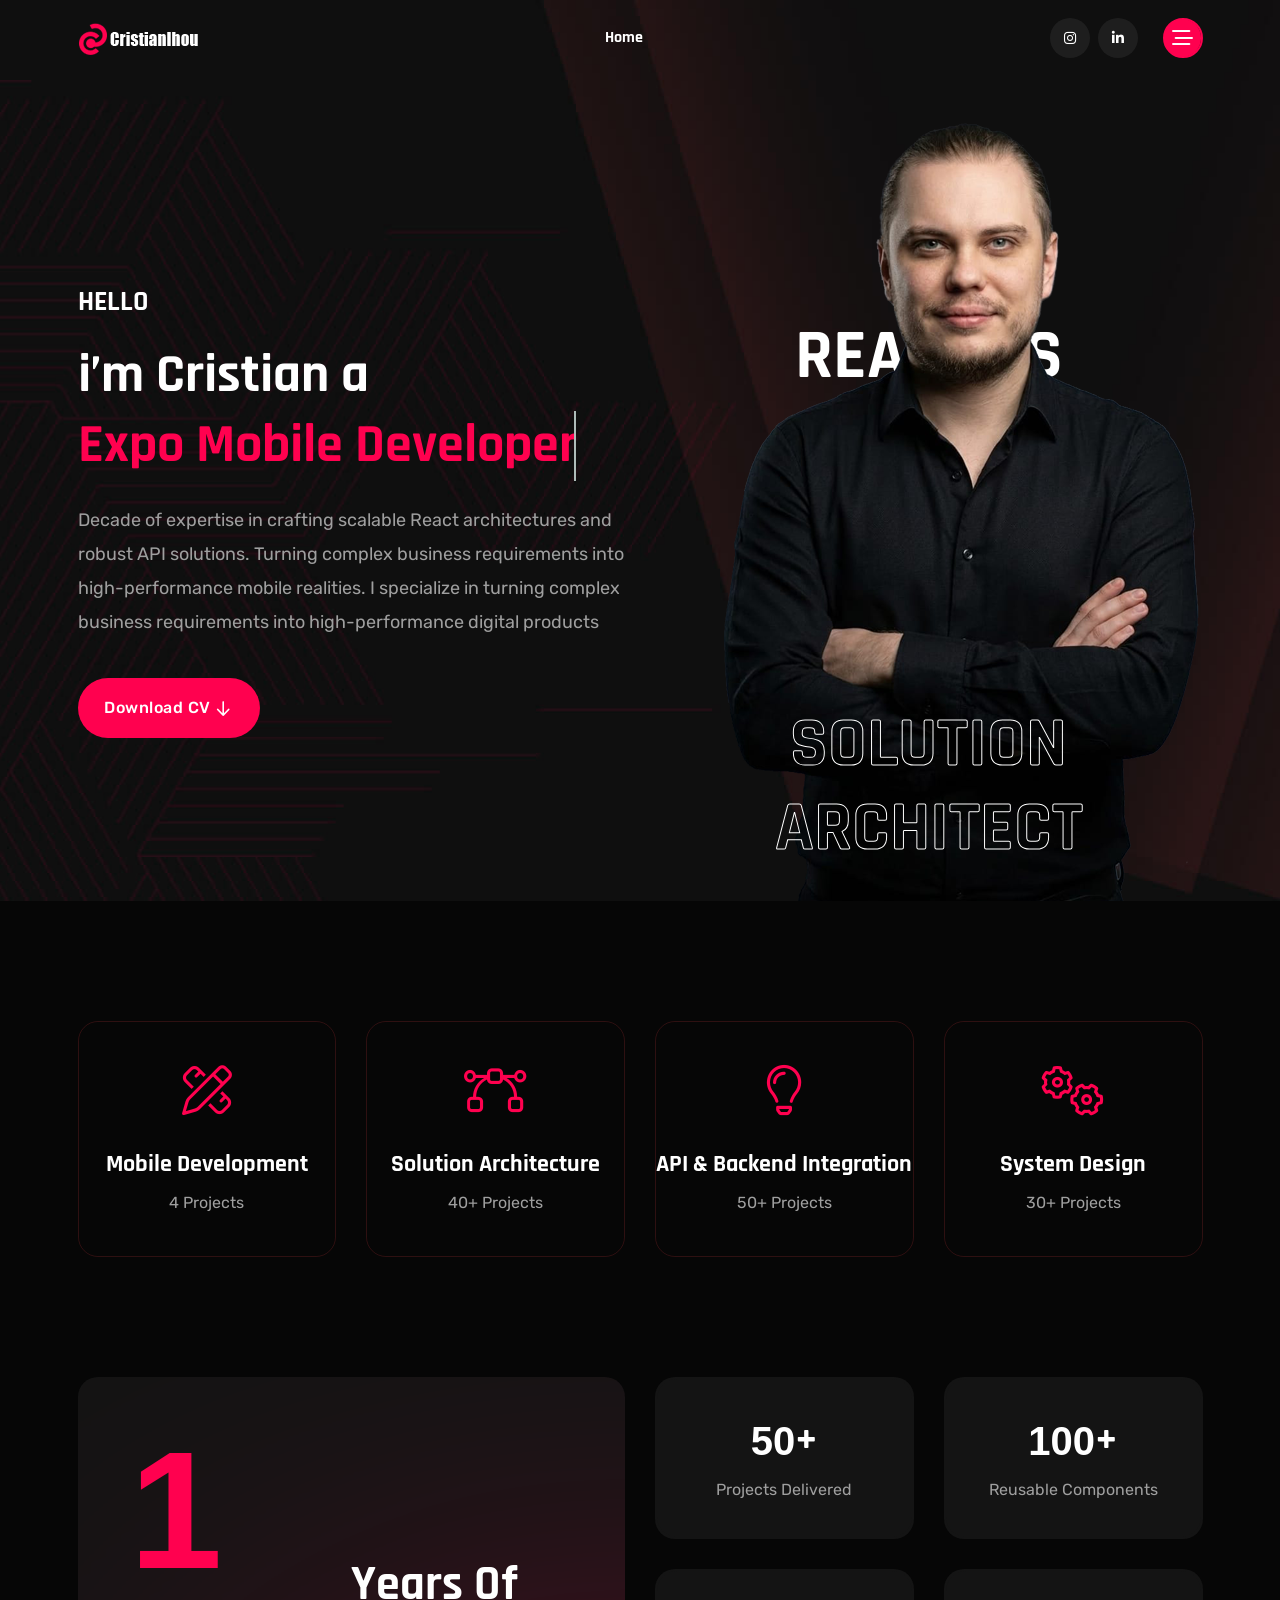
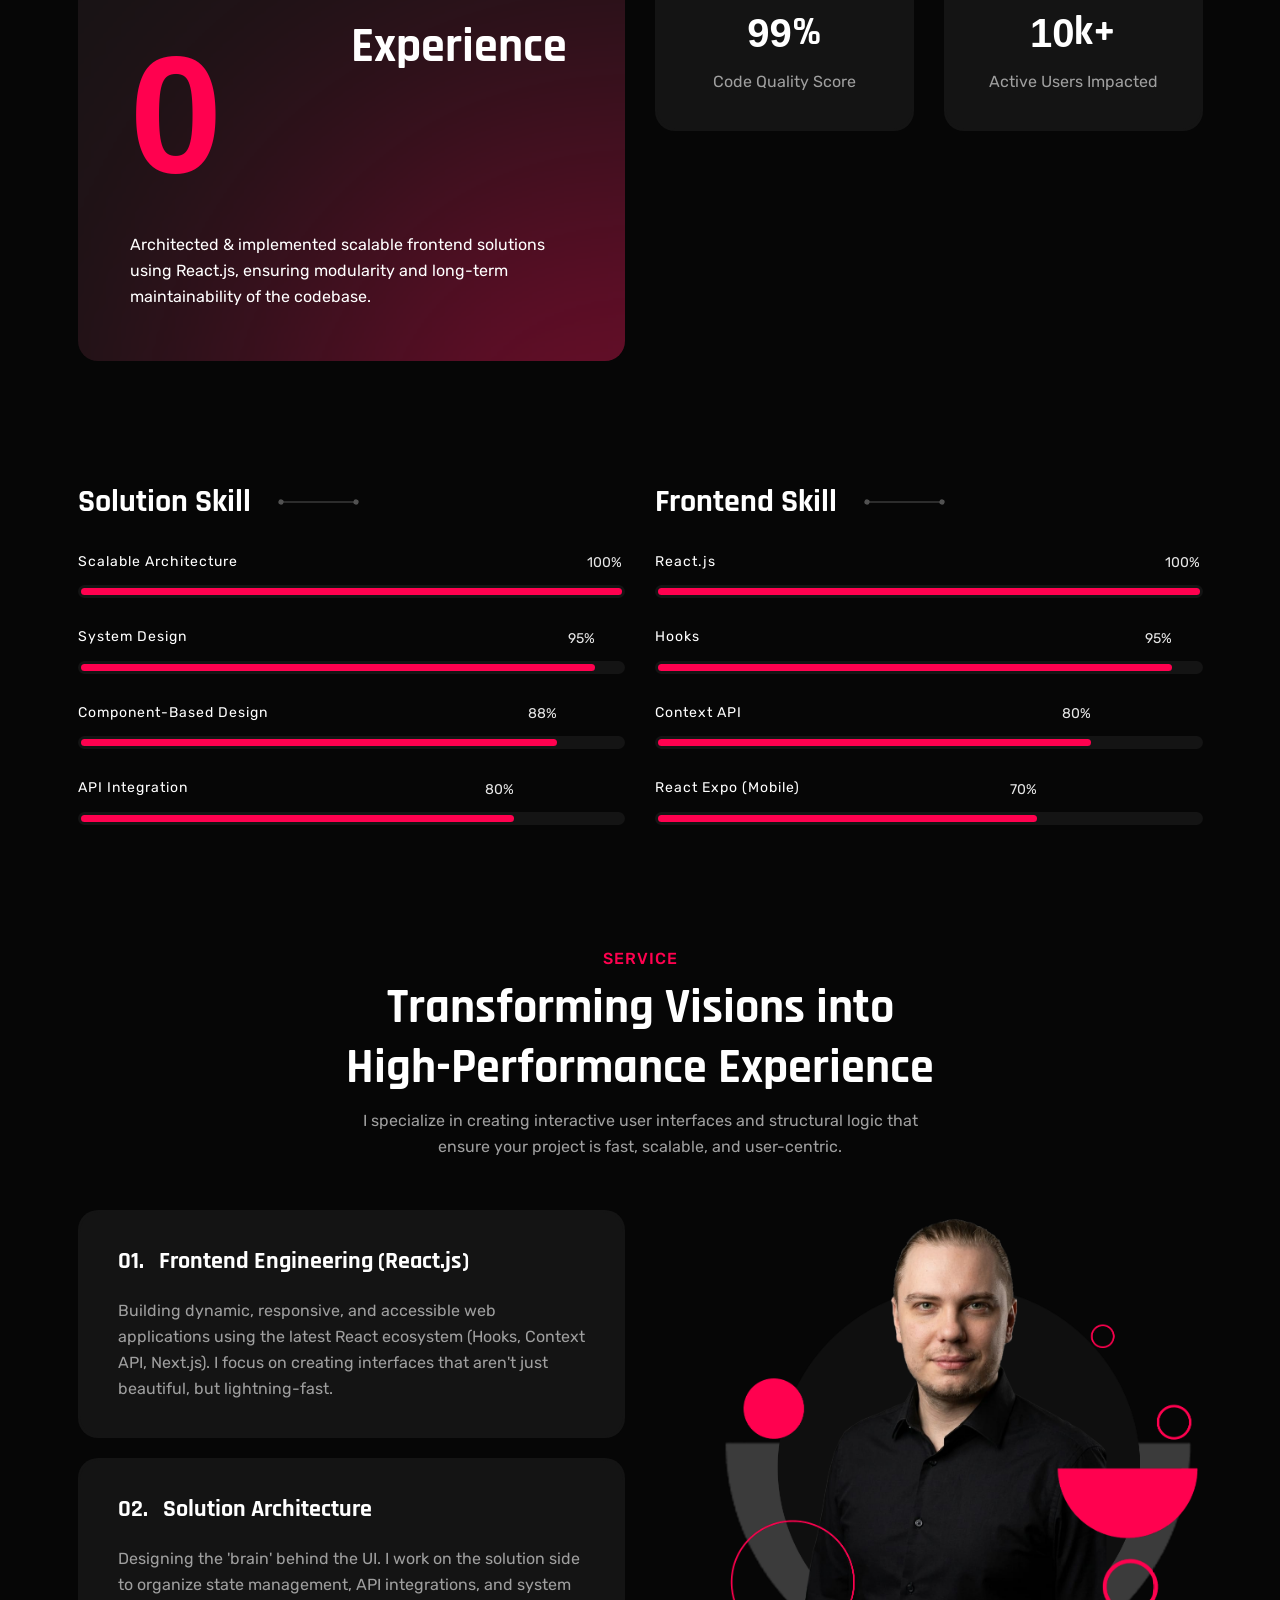
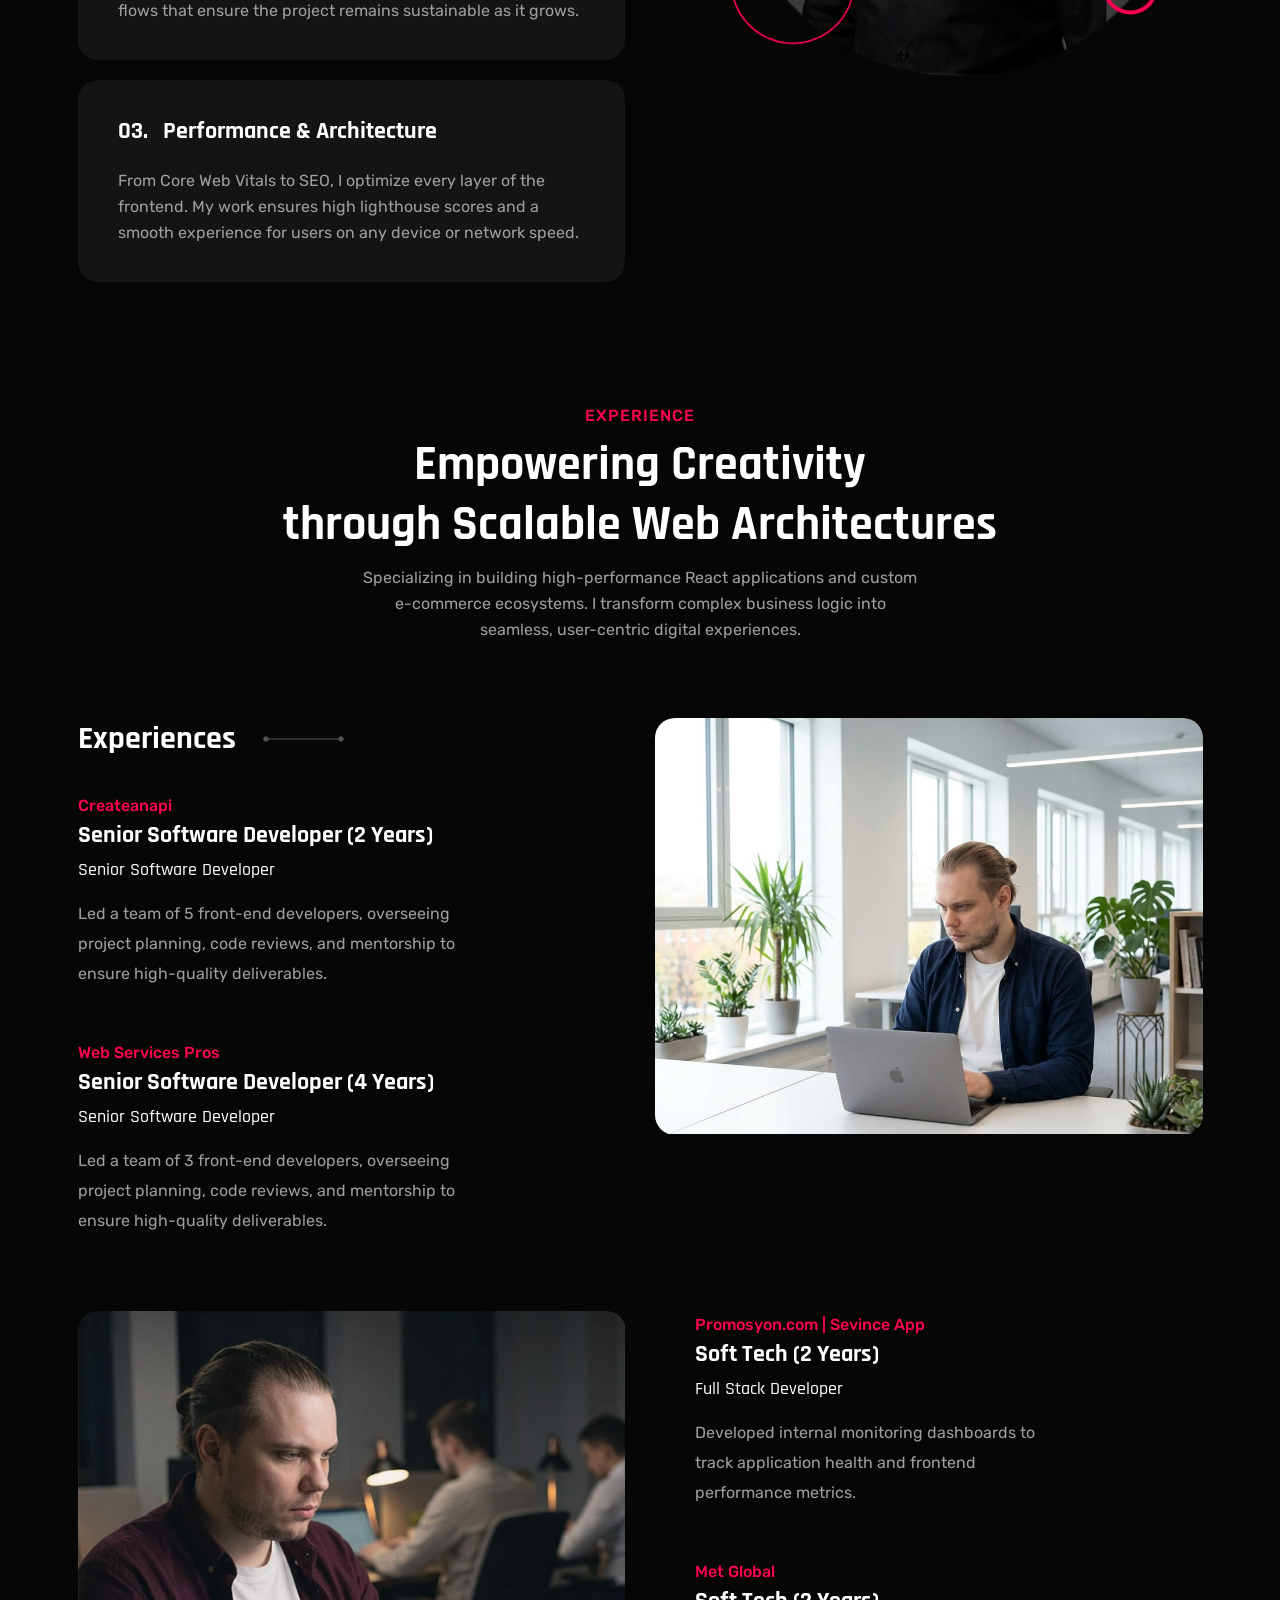
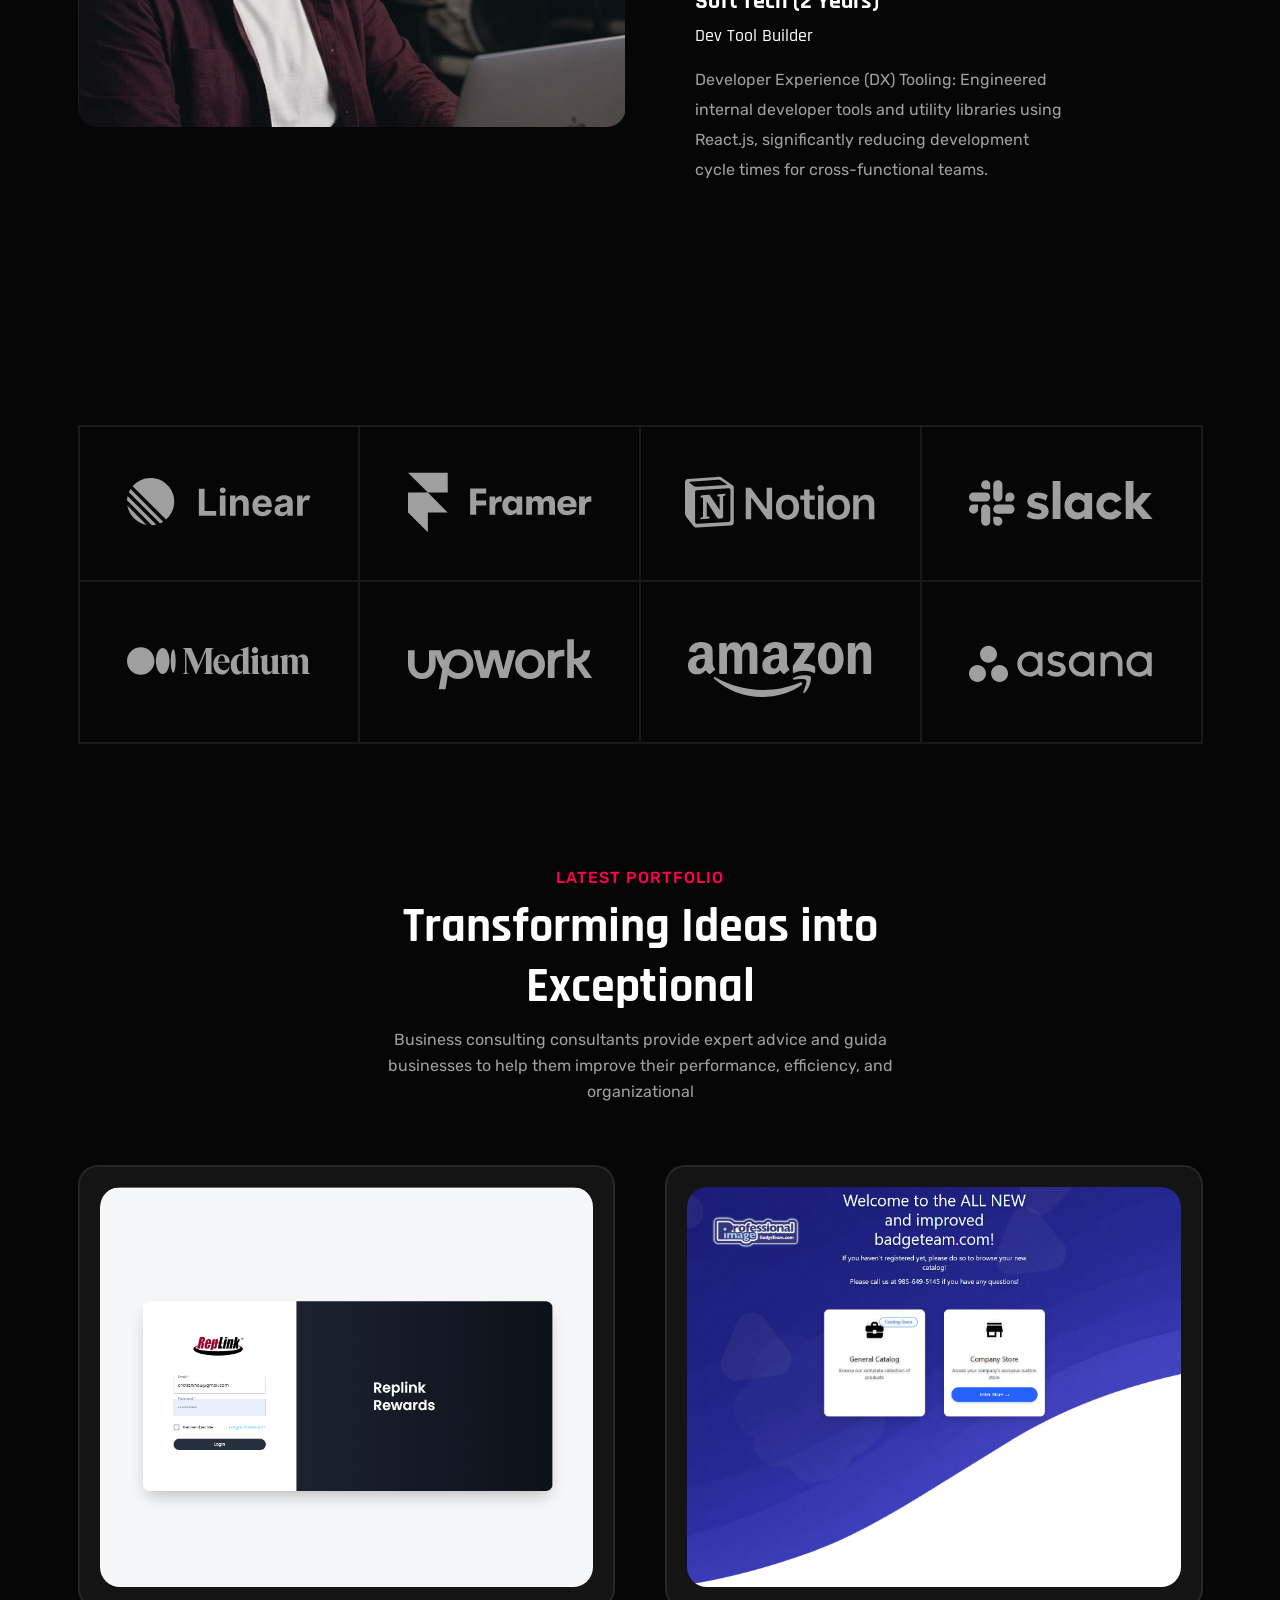
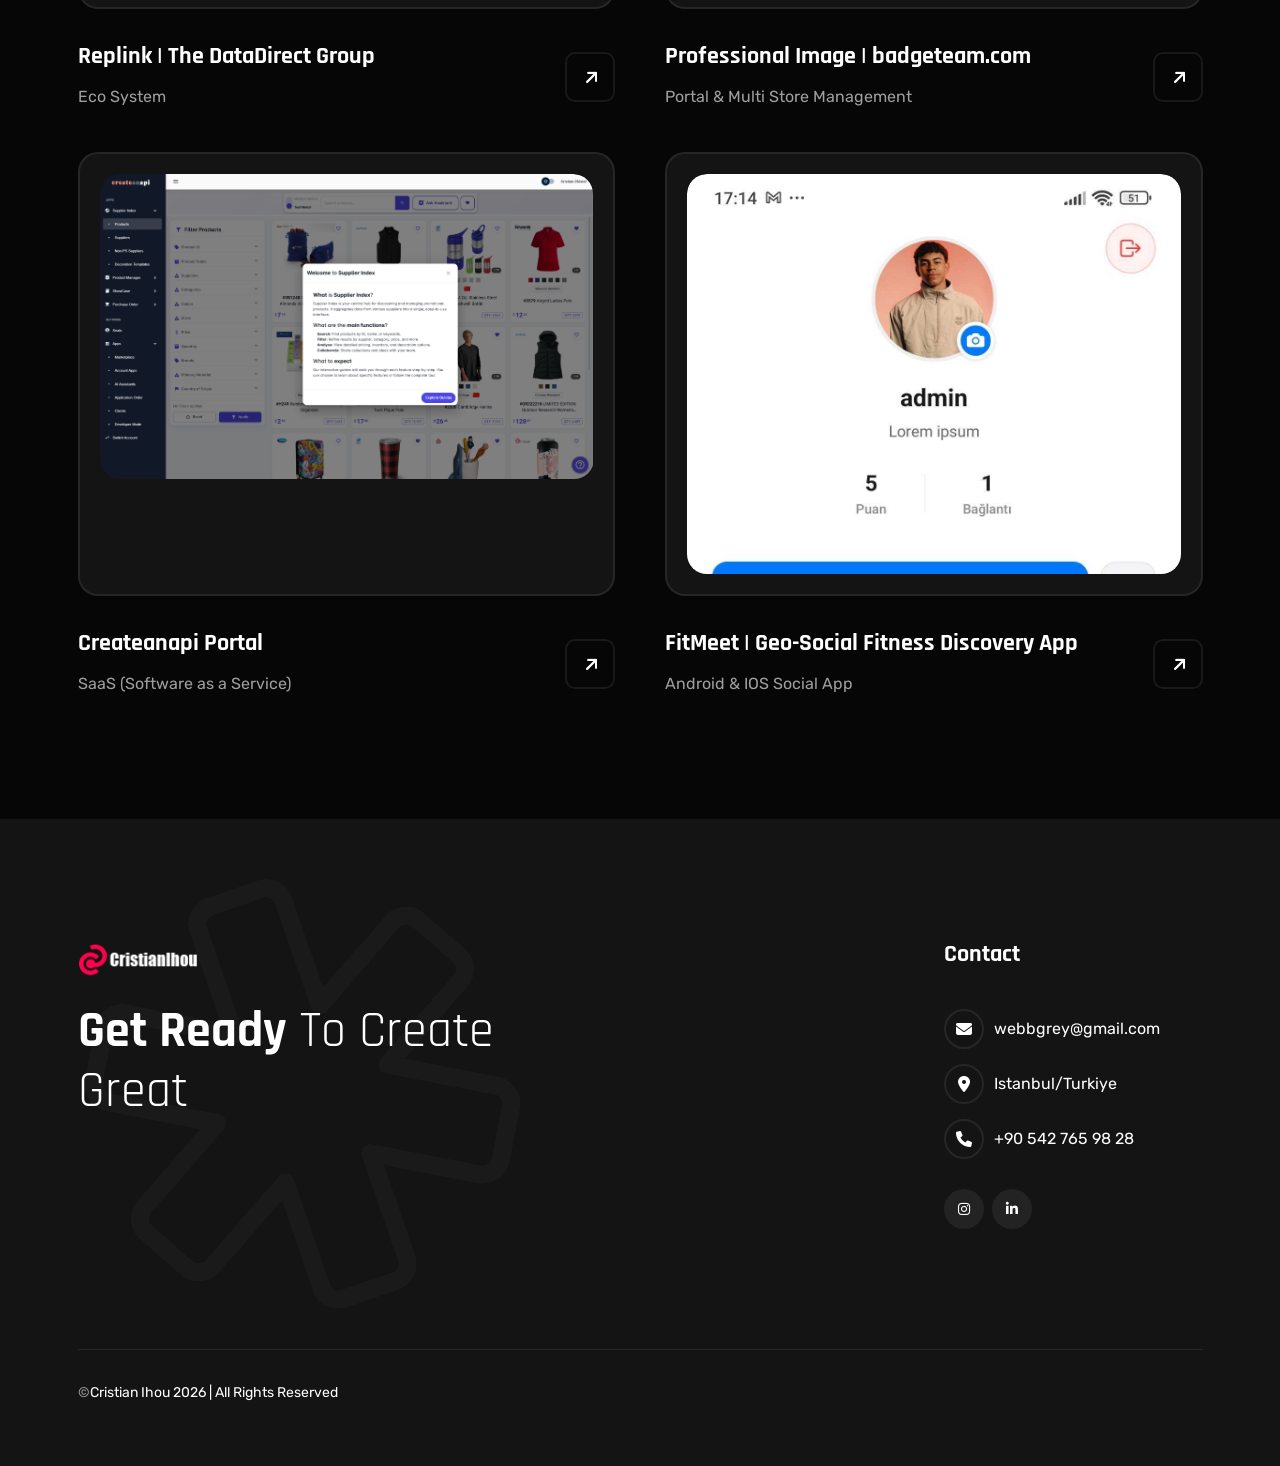
<file: index.html>
<!DOCTYPE html>
<html lang="en">

<head>
    <meta charset="UTF-8">
    <meta http-equiv="X-UA-Compatible" content="IE=edge">
    <meta name="viewport" content="width=device-width, initial-scale=1.0">
    <meta name="description"
        content="Cristian Ihou Portfolio">
    <link rel="shortcut icon" type="image/x-icon" href="assets/images/favicon.svg">
    <title>Cristian Ihou CV Portfolio</title>
    <!-- Bootstrap min css -->
    <link rel="stylesheet" href="assets/css/vendor/fontawesome.css">
    <link rel="stylesheet" href="assets/css/plugins/swiper.css">
    <link rel="stylesheet" href="assets/css/plugins/odometer.css">
    <link rel="stylesheet" href="assets/css/vendor/animate.min.css">
    <link rel="stylesheet" href="assets/css/vendor/bootstrap.min.css">
    <!-- custom css -->
    <link rel="stylesheet" href="assets/css/style.css">
</head>

<body>

    <!-- tpm-header-area start -->
    <header class="tmp-header-area-start header-one header--sticky header--transparent">
        <div class="container">
            <div class="row">
                <div class="col-lg-12">
                    <div class="header-content">
                        <div class="logo">
                            <a href="/">
                                <img class="logo-dark" src="assets/images/logo/white-logo-reeni.png"
                                    alt="Cristian Ihou">
                                <img class="logo-white" src="assets/images/logo/logo-white.png"
                                    alt="Cristian Ihou">
                            </a>
                        </div>
                        <nav class="tmp-mainmenu-nav d-none d-xl-block">
                            <ul class="tmp-mainmenu">
                                <li>
                                    <a href="/">Home
                                    </a>
                                </li>
                            </ul>

                        </nav>
                        <div class="tmp-header-right">
                            <div class="social-share-wrapper d-none d-md-block">
                                <div class="social-link">
                                    <a href="#"><i class="fa-brands fa-instagram"></i></a>
                                    <a href="https://www.linkedin.com/in/ihoucristian/"><i class="fa-brands fa-linkedin-in"></i></a>
                                </div>
                            </div>
                            <div class="actions-area">
                                <div class="tmp-side-collups-area d-none d-xl-block">
                                    <button class="tmp-menu-bars tmp_button_active"><i
                                            class="fa-regular fa-bars-staggered"></i></button>
                                </div>
                                <div class="tmp-side-collups-area d-block d-xl-none">
                                    <button class="tmp-menu-bars humberger_menu_active"><i
                                            class="fa-regular fa-bars-staggered"></i></button>
                                </div>
                            </div>
                        </div>
                    </div>
                </div>
            </div>
        </div>
    </header>
    <!-- tpm-header-area end -->

    <div class="d-none d-xl-block">
        <div class="tmp-sidebar-area tmp_side_bar">
            <div class="inner">
                <div class="top-area">
                    <a href="/" class="logo">
                        <img class="logo-dark" src="assets/images/logo/white-logo-reeni.png"
                            alt="Cristian Ihou">
                        <img class="logo-white" src="assets/images/logo/logo-white.png"
                            alt="Cristian Ihou">
                    </a>
                    <div class="close-icon-area">
                        <button class="tmp-round-action-btn close_side_menu_active">
                            <i class="fa-sharp fa-light fa-xmark"></i>
                        </button>
                    </div>
                </div>
                <div class="content-wrapper">
                    <div class="image-area-feature">
                        <a href="/">
                            <img src="assets/images/logo/man.png" alt="personal-logo">
                        </a>
                    </div>
                    <h5 class="title mt--30">Developer delivering exceptional Webflow, and ReactJS solutions.</h5>
                    <p class="disc">I am a skilled freelancer specializing in Webflow development, and
                        ReactJS projects. I deliver creative, dynamic, and user-centric web solutions.
                    </p>
                    <div class="short-contact-area">
                        <!-- single contact information -->
                        <div class="single-contact">
                            <i class="fa-solid fa-phone"></i>
                            <div class="information tmp-link-animation">
                                <span>Call Now</span>
                                <a href="#" class="number">+90 542 765 98 28</a>
                            </div>
                        </div>
                        <!-- single contact information end -->

                        <!-- single contact information -->
                        <div class="single-contact">
                            <i class="fa-solid fa-envelope"></i>
                            <div class="information tmp-link-animation">
                                <span>Mail Me</span>
                                <a href="#" class="number">webbgrey@gmail.com</a>
                            </div>
                        </div>
                        <!-- single contact information end -->

                        <!-- single contact information -->
                        <div class="single-contact">
                            <i class="fa-solid fa-location-crosshairs"></i>
                            <div class="information tmp-link-animation">
                                <span>My Address</span>
                                <span class="number">Istanbul/Turkiye</span>
                            </div>
                        </div>
                        <!-- single contact information end -->
                    </div>
                    <!-- social area start -->
                    <div class="social-wrapper mt--20">
                        <span class="subtitle">find with me</span>
                        <div class="social-link">
                            <a href="#"><i class="fa-brands fa-instagram"></i></a>
                            <a href="https://www.linkedin.com/in/ihoucristian/"><i class="fa-brands fa-linkedin-in"></i></a>
                        </div>
                    </div>
                    <!-- social area end -->
                </div>
            </div>
        </div>
        <a class="overlay_close_side_menu close_side_menu_active" href="javascript:void(0);"></a>
    </div>

    <div class="d-block d-xl-none">
        <div class="tmp-popup-mobile-menu">
            <div class="inner">
                <div class="header-top">
                    <div class="logo">
                        <a href="/" class="logo-area">
                            <img class="logo-dark" src="assets/images/logo/white-logo-reeni.png"
                                alt="Cristian Ihou">
                            <img class="logo-white" src="assets/images/logo/logo-white.png"
                                alt="Cristian Ihou">
                        </a>

                    </div>
                    <div class="close-menu">
                        <button class="close-button tmp-round-action-btn">
                            <i class="fa-sharp fa-light fa-xmark"></i>
                        </button>
                    </div>
                </div>
                <ul class="tmp-mainmenu">
                    <li>
                        <a href="/">Home
                        </a>
                    </li>
                </ul>


                <div class="social-wrapper mt--40">
                    <span class="subtitle">find with me</span>
                    <div class="social-link">
                        <a href="#"><i class="fa-brands fa-instagram"></i></a>
                        <a href="https://www.linkedin.com/in/ihoucristian/"><i class="fa-brands fa-linkedin-in"></i></a>

                    </div>
                </div>
                <!-- social area end -->



            </div>
        </div>
    </div>



    <!-- tmp banner area start -->
    <div class="tmp-banner-one-area">
        <div class="container">
            <div class="banner-one-main-wrapper">
                <div class="row align-items-center">
                    <div class="col-lg-6 order-lg-2">
                        <div class="banner-right-content">
                            <img class="tmp-scroll-trigger tmp-zoom-in animation-order-1"
                                src="assets/images/banner/banner-user-image-one.png" alt="banner-img">
                            <h2 class="banner-big-text-1 up-down" style="text-align: center;">REACT.JS</h2>
                            <h2 class="banner-big-text-2 up-down-2" style="text-align: center;">SOLUTION ARCHITECT</h2>
                        </div>
                    </div>
                    <div class="col-lg-6 order-lg-1">
                        <div class="inner">
                            <span class="sub-title tmp-scroll-trigger tmp-fade-in animation-order-1">Hello</span>
                            <h1 class="title tmp-scroll-trigger tmp-fade-in animation-order-2 mt--5">i’m
                                Cristian a <br>
                                <span class="header-caption">
                                    <span class="cd-headline clip is-full-width">
                                        <span class="cd-words-wrapper">
                                            <b class="is-visible theme-gradient">React Developer.</b>
                                            <b class="is-hidden theme-gradient">Expo Mobile Developer.</b>
                                            <b class="is-hidden theme-gradient">Solution Architect.</b>
                                            <b class="is-hidden theme-gradient">System Designer.</b>
                                        </span>
                                    </span>
                                </span>
                            </h1>
                            <p class="disc tmp-scroll-trigger tmp-fade-in animation-order-3"> Decade of expertise in
                                crafting scalable React architectures and robust API solutions. Turning complex business
                                requirements into high-performance mobile realities. I specialize in turning complex business requirements into high-performance digital products </p>
                            <div class="button-area-banner-one tmp-scroll-trigger tmp-fade-in animation-order-4">
                                <a class="tmp-btn hover-icon-reverse radius-round" href="assets/images/cv.pdf">
                                    <span class="icon-reverse-wrapper">
                                        <span class="btn-text">Download CV</span>
                                        <span class="btn-icon"><i class="fa-sharp fa-regular fa-arrow-down"></i></span>
                                        <span class="btn-icon"><i class="fa-sharp fa-regular fa-arrow-down"></i></span>
                                    </span>
                                </a>
                            </div>
                        </div>
                    </div>
                </div>
            </div>
        </div>
    </div>
    <!-- tmp banner area end -->


    <!-- Tpm Service Area Start -->
    <section class="service-area tmp-section-gap">
        <div class="container">
            <div class="row justify-content-center">
                <div class="col-lg-3 col-md-4 col-sm-6">
                    <div class="service-card-v1 tmp-scroll-trigger tmp-fade-in animation-order-1 tmp-link-animation">
                        <div class="service-card-icon">
                            <i class="fa-light fa-pen-ruler"></i>
                        </div>
                        <h4 class="service-title"><a href="service-details">Mobile Development</a></h4>
                        <p class="service-para">4 Projects</p>
                    </div>
                </div>
                <div class="col-lg-3 col-md-4 col-sm-6">
                    <div class="service-card-v1 tmp-scroll-trigger tmp-fade-in animation-order-2 tmp-link-animation">
                        <div class="service-card-icon">
                            <i class="fa-light fa-bezier-curve"></i>
                        </div>
                        <h4 class="service-title"><a href="service-details">Solution Architecture</a></h4>
                        <p class="service-para">40+ Projects</p>
                    </div>
                </div>
                <div class="col-lg-3 col-md-4 col-sm-6">
                    <div class="service-card-v1 tmp-scroll-trigger tmp-fade-in animation-order-3 tmp-link-animation">
                        <div class="service-card-icon">
                            <i class="fa-light fa-lightbulb"></i>
                        </div>
                        <h4 class="service-title"><a href="service-details">API & Backend Integration</a></h4>
                        <p class="service-para">50+ Projects</p>
                    </div>
                </div>
                <div class="col-lg-3 col-md-4 col-sm-6">
                    <div class="service-card-v1 tmp-scroll-trigger tmp-fade-in animation-order-4 tmp-link-animation">
                        <div class="service-card-icon">
                            <i class="fa-light fa-cogs"></i>
                        </div>
                        <h4 class="service-title"><a href="service-details">System Design</a></h4>
                        <p class="service-para">30+ Projects</p>
                    </div>
                </div>
            </div>
        </div>
    </section>
    <!-- Tpm Service Area End -->


    <!-- Tpm Counter Area Start -->
    <section class="counter-area">
        <div class="container">
            <div class="row g-5">
                <div class="col-12 col-lg-6 col-xl-6 col-xxl-6">
                    <div
                        class="year-of-expariance-wrapper bg-blur-style-one tmp-scroll-trigger tmp-fade-in animation-order-1">
                        <div class="year-expariance-wrap">
                            <!-- <h2 class="year-number"><span class="counter">25 </span> </h2> -->
                            <h2 class="counter year-number"><span class="odometer" data-count="10">00</span>
                            </h2>
                            <h3 class="year-title">Years Of <br>Experience</h3>
                        </div>
                        <p class="year-para">Architected & implemented scalable frontend solutions using React.js,
                            ensuring modularity and long-term maintainability of the codebase.</p>
                    </div>
                </div>
                <div class="col-12 col-lg-6 col-xl-6 col-xxl-6">
                    <div class="counter-area-right-content">
                        <div class="row g-5">
                            <div class="col-lg-6 col-sm-6 col-12">
                                <div class="counter-card tmponhover tmp-scroll-trigger tmp-fade-in animation-order-1">
                                    <h3 class="counter counter-title"><span class="odometer" data-count="50">00</span>+
                                    </h3>
                                    <p class="counter-para">Projects Delivered</p>
                                </div>
                            </div>
                            <div class="col-lg-6 col-sm-6 col-12">
                                <div class="counter-card tmponhover tmp-scroll-trigger tmp-fade-in animation-order-2">
                                    <h3 class="counter counter-title"><span class="odometer" data-count="100">00</span>+
                                    </h3>
                                    <p class="counter-para">Reusable Components</p>
                                </div>
                            </div>
                            <div class="col-lg-6 col-sm-6 col-12">
                                <div class="counter-card tmponhover tmp-scroll-trigger tmp-fade-in animation-order-3">
                                    <h3 class="counter counter-title"><span class="odometer" data-count="99">00</span>%
                                    </h3>
                                    <p class="counter-para">Code Quality Score</p>
                                </div>
                            </div>
                            <div class="col-lg-6 col-sm-6 col-12">
                                <div class="counter-card tmponhover tmp-scroll-trigger tmp-fade-in animation-order-4">
                                    <h3 class="counter counter-title"><span class="odometer" data-count="10">00</span>k+
                                    </h3>
                                    <p class="counter-para">Active Users Impacted</p>
                                </div>
                            </div>
                        </div>
                    </div>
                </div>
            </div>
        </div>
    </section>
    <!-- Tpm Counter Area End -->

    <!-- tmp skill area start -->
    <div class="tmp-skill-area tmp-section-gapTop">
        <div class="container">
            <div class="row g-5">
                <div class="col-lg-6">
                    <div class="progress-wrapper">
                        <div class="content">
                            <h2 class="custom-title mb--30 tmp-scroll-trigger tmp-fade-in animation-order-1">
                                Solution Skill <span><img src="assets/images/custom-line/custom-line.png"
                                        alt="custom-line"></span>
                            </h2>
                            <!-- Start Single Progress Charts -->
                            <div class="progress-charts">
                                <h6 class="heading heading-h6">
                                    Scalable Architecture</h6>
                                <div class="progress">
                                    <div class="progress-bar wow fadeInLeft" data-wow-duration="0.5s"
                                        data-wow-delay=".3s" role="progressbar"
                                        style="width: 100%; visibility: visible; animation-duration: 0.5s; animation-delay: 0.3s; animation-name: fadeInLeft;"
                                        aria-valuenow="85" aria-valuemin="0" aria-valuemax="100">
                                        <span class="percent-label">100%</span>
                                    </div>
                                </div>
                            </div>
                            <!-- End Single Progress Charts -->

                            <!-- Start Single Progress Charts -->
                            <div class="progress-charts">
                                <h6 class="heading heading-h6">
                                    System Design</h6>
                                <div class="progress">
                                    <div class="progress-bar wow fadeInLeft" data-wow-duration="0.6s"
                                        data-wow-delay=".4s" role="progressbar"
                                        style="width: 95%; visibility: visible; animation-duration: 0.6s; animation-delay: 0.4s; animation-name: fadeInLeft;"
                                        aria-valuenow="85" aria-valuemin="0" aria-valuemax="100">
                                        <span class="percent-label">95%</span>
                                    </div>
                                </div>
                            </div>
                            <!-- End Single Progress Charts -->

                            <!-- Start Single Progress Charts -->
                            <div class="progress-charts">
                                <h6 class="heading heading-h6">
                                    Component-Based Design</h6>
                                <div class="progress">
                                    <div class="progress-bar wow fadeInLeft" data-wow-duration="0.7s"
                                        data-wow-delay=".5s" role="progressbar"
                                        style="width: 88%; visibility: visible; animation-duration: 0.7s; animation-delay: 0.5s; animation-name: fadeInLeft;"
                                        aria-valuenow="85" aria-valuemin="0" aria-valuemax="100">
                                        <span class="percent-label">88%</span>
                                    </div>
                                </div>
                            </div>
                            <!-- End Single Progress Charts -->

                            <!-- Start Single Progress Charts -->
                            <div class="progress-charts">
                                <h6 class="heading heading-h6">
                                    API Integration</h6>
                                <div class="progress">
                                    <div class="progress-bar wow fadeInLeft" data-wow-duration="0.8s"
                                        data-wow-delay=".6s" role="progressbar"
                                        style="width: 80%; visibility: visible; animation-duration: 0.8s; animation-delay: 0.6s; animation-name: fadeInLeft;"
                                        aria-valuenow="85" aria-valuemin="0" aria-valuemax="100">
                                        <span class="percent-label">80%</span>
                                    </div>
                                </div>
                            </div>
                            <!-- End Single Progress Charts -->

                        </div>
                    </div>
                </div>
                <div class="col-lg-6">
                    <div class="progress-wrapper">
                        <div class="content">
                            <h2 class="custom-title mb--30 tmp-scroll-trigger tmp-fade-in animation-order-1">
                                Frontend Skill <span><img src="assets/images/custom-line/custom-line.png"
                                        alt="custom-line"></span>
                            </h2>
                            <!-- Start Single Progress Charts -->
                            <div class="progress-charts">
                                <h6 class="heading heading-h6">
                                    React.js</h6>
                                <div class="progress">
                                    <div class="progress-bar wow fadeInLeft" data-wow-duration="0.5s"
                                        data-wow-delay=".3s" role="progressbar"
                                        style="width: 100%; visibility: visible; animation-duration: 0.5s; animation-delay: 0.3s; animation-name: fadeInLeft;"
                                        aria-valuenow="85" aria-valuemin="0" aria-valuemax="100">
                                        <span class="percent-label">100%</span>
                                    </div>
                                </div>
                            </div>
                            <!-- End Single Progress Charts -->

                            <!-- Start Single Progress Charts -->
                            <div class="progress-charts">
                                <h6 class="heading heading-h6">
                                    Hooks</h6>
                                <div class="progress">
                                    <div class="progress-bar wow fadeInLeft" data-wow-duration="0.6s"
                                        data-wow-delay=".4s" role="progressbar"
                                        style="width: 95%; visibility: visible; animation-duration: 0.6s; animation-delay: 0.4s; animation-name: fadeInLeft;"
                                        aria-valuenow="85" aria-valuemin="0" aria-valuemax="100">
                                        <span class="percent-label">95%</span>
                                    </div>
                                </div>
                            </div>
                            <!-- End Single Progress Charts -->

                            <!-- Start Single Progress Charts -->
                            <div class="progress-charts">
                                <h6 class="heading heading-h6">
                                    Context API</h6>
                                <div class="progress">
                                    <div class="progress-bar wow fadeInLeft" data-wow-duration="0.7s"
                                        data-wow-delay=".5s" role="progressbar"
                                        style="width: 80%; visibility: visible; animation-duration: 0.7s; animation-delay: 0.5s; animation-name: fadeInLeft;"
                                        aria-valuenow="85" aria-valuemin="0" aria-valuemax="100">
                                        <span class="percent-label">80%</span>
                                    </div>
                                </div>
                            </div>
                            <!-- End Single Progress Charts -->

                            <!-- Start Single Progress Charts -->
                            <div class="progress-charts">
                                <h6 class="heading heading-h6">
                                    React Expo (Mobile)</h6>
                                <div class="progress">
                                    <div class="progress-bar wow fadeInLeft" data-wow-duration="0.8s"
                                        data-wow-delay=".6s" role="progressbar"
                                        style="width: 70%; visibility: visible; animation-duration: 0.8s; animation-delay: 0.6s; animation-name: fadeInLeft;"
                                        aria-valuenow="85" aria-valuemin="0" aria-valuemax="100">
                                        <span class="percent-label">70%</span>
                                    </div>
                                </div>
                            </div>
                            <!-- End Single Progress Charts -->

                        </div>
                    </div>
                </div>
            </div>
        </div>
    </div>
    <!-- tmp skill area end -->

    <!-- Tpm Latest Service Area Start -->
    <section class="latest-service-area tmp-section-gapTop">
        <div class="container">
            <div class="section-head mb--50">
                <div class="section-sub-title center-title tmp-scroll-trigger tmp-fade-in animation-order-1">
                    <span class="subtitle">Service</span>
                </div>
                <h2 class="title split-collab tmp-scroll-trigger tmp-fade-in animation-order-2">Transforming Visions
                    into
                    <br>High-Performance Experience
                </h2>
                <p class="description section-sm tmp-scroll-trigger tmp-fade-in animation-order-3"> I specialize in
                    creating interactive user interfaces and structural logic that ensure your project is fast,
                    scalable, and user-centric. </p>
            </div>
            <div class="row">
                <div class="col-lg-6">
                    <div class="service-card-v2 tmponhover tmp-scroll-trigger tmp-fade-in animation-order-1">
                        <h2 class="service-card-num"><span>01.</span>Frontend Engineering (React.js)</h2>
                        <p class="service-para">Building dynamic, responsive, and accessible web applications using the
                            latest React ecosystem (Hooks, Context API, Next.js). I focus on creating interfaces that
                            aren't just beautiful, but lightning-fast.</p>
                    </div>
                    <div class="service-card-v2 tmponhover tmp-scroll-trigger tmp-fade-in animation-order-2">
                        <h2 class="service-card-num"><span>02.</span>Solution Architecture</h2>
                        <p class="service-para">Designing the 'brain' behind the UI. I work on the solution side to
                            organize state management, API integrations, and system flows that ensure the
                            project remains sustainable as it grows.</p>
                    </div>
                    <div class="service-card-v2 tmponhover tmp-scroll-trigger tmp-fade-in animation-order-3">
                        <h2 class="service-card-num"><span>03.</span>Performance & Architecture</h2>
                        <p class="service-para">From Core Web Vitals to SEO, I optimize every layer of the frontend. My
                            work ensures high lighthouse scores and a smooth experience for users on any device or
                            network speed.</p>
                    </div>
                </div>
                <div class="col-lg-6">
                    <div class="service-card-user-image">
                        <img class="tmp-scroll-trigger tmp-zoom-in animation-order-1"
                            src="assets/images/services/latest-services-user-image.png" alt="latest-user-image">
                    </div>
                </div>
            </div>
        </div>
    </section>
    <!-- Tpm Latest Service Area End -->

    <!-- Tpm Education Experience Area Start -->
    <section class="education-experience tmp-section-gapTop">
        <div class="container">
            <div class="section-head mb--50">
                <div class="section-sub-title center-title tmp-scroll-trigger tmp-fade-in animation-order-1">
                    <span class="subtitle">Experience</span>
                </div>
                <h2 class="title split-collab tmp-scroll-trigger tmp-fade-in animation-order-2">Empowering Creativity
                    <br> through Scalable Web Architectures
                </h2>
                <p class="description section-sm tmp-scroll-trigger tmp-fade-in animation-order-3">Specializing in
                    building high-performance React applications and custom e-commerce ecosystems. I transform complex
                    business logic into seamless, user-centric digital experiences.</p>
            </div>
            <!-- <h2 class="custom-title mb-32 tmp-scroll-trigger tmp-fade-in animation-order-1">Education <span><img
                        src="assets/images/custom-line/custom-line.png" alt="custom-line"></span>
            </h2>
            <div class="row g-5">
                <div class="col-lg-6 col-sm-6">
                    <div class="education-experience-card tmponhover tmp-scroll-trigger tmp-fade-in animation-order-1">
                        <h4 class="edu-sub-title">Trainer Marketing</h4>
                        <h2 class="edu-title">2005-2009</h2>
                        <p class="edu-para">A personal portfolio is a curated collection of an individual's professional
                            work, showcasing their skills, experience A personal portfolio.</p>
                    </div>
                </div>
                <div class="col-lg-6 col-sm-6">
                    <div class="education-experience-card tmponhover tmp-scroll-trigger tmp-fade-in animation-order-2">
                        <h4 class="edu-sub-title">Assistant Director</h4>
                        <h2 class="edu-title">2010-2014</h2>
                        <p class="edu-para">Each project here showcases my commitment to excellence and adaptability,
                            tailored to meet each client’s unique needs.</p>
                    </div>
                </div>
                <div class="col-lg-6 col-sm-6">
                    <div class="education-experience-card tmponhover tmp-scroll-trigger tmp-fade-in animation-order-3">
                        <h4 class="edu-sub-title">Design Assistant</h4>
                        <h2 class="edu-title">2008-2012</h2>
                        <p class="edu-para">I’ve had the privilege of working with various clients, from startups to
                            established companies, helping bring their visions to life.</p>
                    </div>
                </div>
                <div class="col-lg-6 col-sm-6">
                    <div class="education-experience-card tmponhover tmp-scroll-trigger tmp-fade-in animation-order-4">
                        <h4 class="edu-sub-title">Design Assistant</h4>
                        <h2 class="edu-title">2008-2012</h2>
                        <p class="edu-para">Each project here showcases my commitment to excellence and adaptability,
                            tailored to meet each client’s unique needs a personal.</p>
                    </div>
                </div>
            </div> -->
            <div class="experiences-wrapper">
                <div class="row">
                    <div class="col-lg-6">
                        <div class="experiences-wrap-left-content">
                            <h2 class="custom-title mb-32 tmp-scroll-trigger tmp-fade-in animation-order-1">Experiences
                                <span><img src="assets/images/custom-line/custom-line.png" alt="custom-line"></span>
                            </h2>

                            <div class="experience-content tmp-scroll-trigger tmp-fade-in animation-order-2">
                                <p class="ex-subtitle">Createanapi</p>
                                <h2 class="ex-name">Senior Software Developer (2 Years)</h2>
                                <h3 class="ex-title">Senior Software Developer</h3>
                                <p class="ex-para">Led a team of 5 front-end developers, overseeing project planning,
                                    code reviews, and mentorship to ensure high-quality deliverables.</p>
                            </div>

                            <div class="experience-content tmp-scroll-trigger tmp-fade-in animation-order-1">
                                <p class="ex-subtitle">Web Services Pros</p>
                                <h2 class="ex-name">Senior Software Developer (4 Years)</h2>
                                <h3 class="ex-title">Senior Software Developer</h3>
                                <p class="ex-para">Led a team of 3 front-end developers, overseeing project planning,
                                    code reviews, and mentorship to ensure high-quality deliverables.</p>
                            </div>

                        </div>
                    </div>
                    <div class="col-lg-6">
                        <div class="experiences-wrap-right-content">
                            <img class="tmp-scroll-trigger tmp-zoom-in animation-order-1"
                                src="assets/images/experiences/expert-img.jpg" alt="expert-img">
                        </div>
                    </div>
                </div>
            </div>
        </div>
    </section>
    <section class="education-experience tmp-section-gapBottom">
        <div class="container">
            <div class="experiences-wrapper v2">
                <div class="row">
                    <div class="col-lg-6">
                        <div class="experiences-wrap-right-content">
                            <img class="tmp-scroll-trigger tmp-zoom-in animation-order-1"
                                src="assets/images/experiences/expert-img-two.jpg" alt="expert-img">
                        </div>
                    </div>
                    <div class="col-lg-6">
                        <div class="experiences-wrap-left-content">

                            <div class="experience-content tmp-scroll-trigger tmp-fade-in animation-order-2">
                                <p class="ex-subtitle">Promosyon.com | Sevince App</p>
                                <h2 class="ex-name">Soft Tech (2 Years)</h2>
                                <h3 class="ex-title">Full Stack Developer</h3>
                                <p class="ex-para">Developed internal monitoring dashboards to track application health
                                    and frontend performance metrics.</p>
                            </div>

                            <div class="experience-content tmp-scroll-trigger tmp-fade-in animation-order-1">
                                <p class="ex-subtitle">Met Global</p>
                                <h2 class="ex-name">Soft Tech (2 Years)</h2>
                                <h3 class="ex-title">Dev Tool Builder</h3>
                                <p class="ex-para">Developer Experience (DX) Tooling: Engineered internal developer
                                    tools and utility libraries using React.js, significantly reducing development cycle
                                    times for cross-functional teams.</p>
                            </div>



                        </div>
                    </div>
                </div>
            </div>
        </div>
    </section>
    <!-- Tpm Education Experience Area End -->

    <!-- Tpm Our Supported Company Area Start -->
    <div class="our-supported-company-area tmp-section-gapTop">
        <div class="container">
            <div class="row justify-content-center">
                <div class="col-xl-3 col-lg-3 col-md-3 col-sm-6">
                    <div class="support-company-logo tmp-scroll-trigger tmp-fade-in animation-order-1">
                        <img src="assets/images/our-supported-company/company-logo-1.svg"
                            alt="Reeni - Personal Portfolio HTML Template">
                    </div>
                </div>
                <div class="col-xl-3 col-lg-3 col-md-3 col-sm-6">
                    <div class="support-company-logo tmp-scroll-trigger tmp-fade-in animation-order-2">
                        <img src="assets/images/our-supported-company/company-logo-2.svg"
                            alt="Reeni - Personal Portfolio HTML Template">
                    </div>
                </div>
                <div class="col-xl-3 col-lg-3 col-md-3 col-sm-6">
                    <div class="support-company-logo tmp-scroll-trigger tmp-fade-in animation-order-3">
                        <img src="assets/images/our-supported-company/company-logo-3.svg"
                            alt="Reeni - Personal Portfolio HTML Template">
                    </div>
                </div>
                <div class="col-xl-3 col-lg-3 col-md-3 col-sm-6">
                    <div class="support-company-logo tmp-scroll-trigger tmp-fade-in animation-order-4">
                        <img src="assets/images/our-supported-company/company-logo-4.svg"
                            alt="Reeni - Personal Portfolio HTML Template">
                    </div>
                </div>
                <div class="col-xl-3 col-lg-3 col-md-3 col-sm-6">
                    <div class="support-company-logo tmp-scroll-trigger tmp-fade-in animation-order-5">
                        <img src="assets/images/our-supported-company/company-logo-5.svg"
                            alt="Reeni - Personal Portfolio HTML Template">
                    </div>
                </div>
                <div class="col-xl-3 col-lg-3 col-md-3 col-sm-6">
                    <div class="support-company-logo tmp-scroll-trigger tmp-fade-in animation-order-6">
                        <img src="assets/images/our-supported-company/company-logo-6.svg"
                            alt="Reeni - Personal Portfolio HTML Template">
                    </div>
                </div>
                <div class="col-xl-3 col-lg-3 col-md-3 col-sm-6">
                    <div class="support-company-logo tmp-scroll-trigger tmp-fade-in animation-order-7">
                        <img src="assets/images/our-supported-company/company-logo-7.svg"
                            alt="Reeni - Personal Portfolio HTML Template">
                    </div>
                </div>
                <div class="col-xl-3 col-lg-3 col-md-3 col-sm-6">
                    <div class="support-company-logo tmp-scroll-trigger tmp-fade-in animation-order-8">
                        <img src="assets/images/our-supported-company/company-logo-8.svg"
                            alt="Reeni - Personal Portfolio HTML Template">
                    </div>
                </div>
            </div>
        </div>
    </div>
    <!-- Tpm Our Supported Company Area End -->

    <!-- Tpm Latest Portfolio Area Start -->
    <div class="latest-portfolio-area custom-column-grid tmp-section-gapTop">
        <div class="container">
            <div class="section-head mb--60">
                <div class="section-sub-title center-title tmp-scroll-trigger tmp-fade-in animation-order-1">
                    <span class="subtitle">Latest Portfolio</span>
                </div>
                <h2 class="title split-collab tmp-scroll-trigger tmp-fade-in animation-order-2">Transforming Ideas into
                    <br> Exceptional
                </h2>
                <p class="description section-sm tmp-scroll-trigger tmp-fade-in animation-order-3">Business consulting
                    consultants provide expert advice and guida
                    businesses to help them improve their performance, efficiency, and organizational</p>
            </div>
            <div class="row">
                <div class="col-lg-6 col-sm-6">
                    <div class="latest-portfolio-card tmp-hover-link tmp-scroll-trigger tmp-fade-in animation-order-1">
                        <div class="portfoli-card-img">
                            <div class="img-box v2">
                                <a class="tmp-scroll-trigger tmp-zoom-in animation-order-1" href="/project-details-1">
                                    <img class="w-100" src="assets/images/projects-details/replink-1.png"
                                        alt="Thumbnail">
                                </a>
                            </div>
                        </div>
                        <div class="portfolio-card-content-wrap">
                            <div class="content-left">
                                <h3 class="portfolio-card-title"><a class="link" href="/project-details-1">Replink |
                                        The DataDirect Group</a></h3>
                                <p class="portfoli-card-para">Eco System</p>
                            </div>
                            <a href="/project-details-1" class="tmp-arrow-icon-btn">
                                <div class="btn-inner">
                                    <i class="tmp-icon fa-solid fa-arrow-up-right"></i>
                                    <i class="tmp-icon-bottom fa-solid fa-arrow-up-right"></i>
                                </div>
                            </a>
                        </div>
                    </div>
                </div>

                <div class="col-lg-6 col-sm-6">
                    <div class="latest-portfolio-card tmp-hover-link tmp-scroll-trigger tmp-fade-in animation-order-2">
                        <div class="portfoli-card-img">
                            <div class="img-box v2">
                                <a class="tmp-scroll-trigger tmp-zoom-in animation-order-1" href="/project-details-2">
                                    <img class="w-100" src="assets/images/projects-details/badgeteam-1.png"
                                        alt="Thumbnail">
                                </a>
                            </div>
                        </div>
                        <div class="portfolio-card-content-wrap">
                            <div class="content-left">
                                <h3 class="portfolio-card-title"><a class="link" href="/project-details-2">Professional Image | badgeteam.com</a></h3>
                                <p class="portfoli-card-para">Portal & Multi Store Management</p>
                            </div>
                            <a href="/project-details-2" class="tmp-arrow-icon-btn">
                                <div class="btn-inner">
                                    <i class="tmp-icon fa-solid fa-arrow-up-right"></i>
                                    <i class="tmp-icon-bottom fa-solid fa-arrow-up-right"></i>
                                </div>
                            </a>
                        </div>
                    </div>
                </div>

                <div class="col-lg-6 col-sm-6">
                    <div class="latest-portfolio-card tmp-hover-link tmp-scroll-trigger tmp-fade-in animation-order-2">
                        <div class="portfoli-card-img">
                            <div class="img-box v2">
                                <a class="tmp-scroll-trigger tmp-zoom-in animation-order-1" href="/project-details-3">
                                    <img class="w-100" src="assets/images/projects-details/caa-2.png"
                                        alt="Thumbnail">
                                </a>
                            </div>
                        </div>
                        <div class="portfolio-card-content-wrap">
                            <div class="content-left">
                                <h3 class="portfolio-card-title"><a class="link" href="/project-details-3">Createanapi Portal</a></h3>
                                <p class="portfoli-card-para">SaaS (Software as a Service)</p>
                            </div>
                            <a href="/project-details-3" class="tmp-arrow-icon-btn">
                                <div class="btn-inner">
                                    <i class="tmp-icon fa-solid fa-arrow-up-right"></i>
                                    <i class="tmp-icon-bottom fa-solid fa-arrow-up-right"></i>
                                </div>
                            </a>
                        </div>
                    </div>
                </div>

                <div class="col-lg-6 col-sm-6">
                    <div class="latest-portfolio-card tmp-hover-link tmp-scroll-trigger tmp-fade-in animation-order-2">
                        <div class="portfoli-card-img">
                            <div class="img-box v2">
                                <a class="tmp-scroll-trigger tmp-zoom-in animation-order-1" href="/project-details-4">
                                    <img class="w-100" src="assets/images/projects-details/fit-1.jpg"
                                        alt="Thumbnail">
                                </a>
                            </div>
                        </div>
                        <div class="portfolio-card-content-wrap">
                            <div class="content-left">
                                <h3 class="portfolio-card-title"><a class="link" href="project-details-4">FitMeet | Geo-Social Fitness Discovery App</a></h3>
                                <p class="portfoli-card-para">Android & IOS Social App</p>
                            </div>
                            <a href="/project-details-4" class="tmp-arrow-icon-btn">
                                <div class="btn-inner">
                                    <i class="tmp-icon fa-solid fa-arrow-up-right"></i>
                                    <i class="tmp-icon-bottom fa-solid fa-arrow-up-right"></i>
                                </div>
                            </a>
                        </div>
                    </div>
                </div>
            </div>
        </div>
    </div>
    <!-- Tpm Latest Portfolio Area End -->

    <!-- Tpm My Skill Area Start -->
    <section class="my-skill tmp-section-gapTop">

    </section>
    <!-- Tpm My Skill Area End -->

    <!-- Tpm Testimonial Area Start -->
    <!-- Tpm Testimonial Area End -->

    <!-- Tpm Get In touch start -->

    <!-- Tpm Get In touch End -->



    <!-- Tpm Blog and news Area Start -->

    <!-- Tpm Blog and news Area End -->





    <!-- Start Footer Area  -->
    <!-- Start Footer Area  -->
    <footer class="footer-area footer-style-one-wrapper bg-color-footer bg_images tmp-section-gap">
        <div class="container">
            <div class="footer-main footer-style-one">
                <div class="row g-5">
                    <div class="col-lg-5 col-md-6">
                        <div class="single-footer-wrapper border-right mr--20">
                            <div class="logo">
                                <a href="/">
                                    <img src="assets/images/logo/white-logo-reeni.png"
                                        alt="Cristian Ihou">
                                </a>
                            </div>
                            <p class="description"><span>Get Ready</span> To Create Great</p>
                            <!-- <form action="#" class="newsletter-form-1 mt--40">
                                <input type="email" placeholder="Email Adress">
                                <span class="form-icon"><i class="fa-regular fa-envelope"></i></span>
                            </form> -->
                        </div>
                    </div>
                    <div class="col-lg-4 col-md-6">
                        <!-- <div class="single-footer-wrapper quick-link-wrap">
                            <h5 class="ft-title">Quick Link</h5>
                            <ul class="ft-link tmp-link-animation">
                                <li>
                                    <a href="about">About Me</a>
                                </li>
                                <li>
                                    <a href="service">Service</a>
                                </li>
                                <li>
                                    <a href="contact">Contact Me</a>
                                </li>
                                <li>
                                    <a href="blog">Blog Post</a>
                                </li>
                                <li>
                                    <a href="contact">Pricing</a>
                                </li>
                            </ul>
                        </div> -->
                    </div>
                    <div class="col-lg-3 col-md-6">
                        <div class="single-footer-wrapper contact-wrap">
                            <h5 class="ft-title">Contact </h5>
                            <ul class="ft-link tmp-link-animation">
                                <li><span class="ft-icon"><i class="fa-solid fa-envelope"></i></span><a
                                        href="#">webbgrey@gmail.com</a></li>
                                <li><span class="ft-icon"><i
                                            class="fa-solid fa-location-dot"></i></span>Istanbul/Turkiye</li>
                                <li><span class="ft-icon"><i class="fa-solid fa-phone"></i></span>+90 542
                                    765 98 28</li>
                            </ul>
                            <div class="social-link footer">
                                <a href="#"><i class="fa-brands fa-instagram"></i></a>
                                <a href="https://www.linkedin.com/in/ihoucristian/"><i class="fa-brands fa-linkedin-in"></i></a>
                            </div>
                        </div>
                    </div>
                </div>
            </div>
        </div>
                <div class="footer-bg-img">
            <img src="assets/images/footer/footer-bg-img.png" alt="footer-img">
        </div>
    </footer>
    <div class="copyright-area-one">
        <div class="container">
            <div class="row">
                <div class="col-lg-12">
                    <div class="main-wrapper">
                        <p class="copy-right-para tmp-link-animation"> ©<a href="#" target="_blank">Cristian Ihou
                                <script>
                                    document.write(new Date().getFullYear())
                                </script> | All Rights Reserved
                        </p>
                        <!-- <ul class="tmp-link-animation">
                            <li><a href="#">Trams & Condition</a></li>
                            <li><a href="#">Privacy Policy</a></li>
                            <li><a href="contact">Contact Us</a></li>
                        </ul> -->
                    </div>
                </div>
            </div>
        </div>
    </div>
    <!-- End Footer Area  -->
    <!-- End Footer Area  -->


    <!-- ready chatting option via email -->
    <!-- <div class="ready-chatting-option tmp-ready-chat">
        <input type="checkbox" id="click">
        <label for="click">
            <i class="fab fa-facebook-messenger"></i>
            <i class="fas fa-times"></i>
        </label>
        <div class="wrapper">
            <div class="head-text">
                Let's chat with me? - Online
            </div>
            <div class="chat-box">
                <div class="desc-text">
                    Please fill out the form below to start chatting with me directly.
                </div>
                <form class="tmp-dynamic-form" action="#">
                    <div class="field">
                        <input class="input-field" name="name" placeholder="Your Name" type="text" required>
                    </div>
                    <div class="field">
                        <input class="input-field" name="email" placeholder="Your Email" type="email" required>
                    </div>
                    <div class="field textarea">
                        <textarea class="input-field" placeholder="Your Message" name="message" required></textarea>
                    </div>
                    <div class="field">
                        <button name="submit" type="submit">Send Message</button>
                    </div>
                </form>
            </div>
        </div>
    </div> -->
    <!-- ready chatting option via email end -->
    <!-- progress area start -->
    <div class="scrollToTop" style="display: block;">
        <div class="arrowUp">
            <i class="fa-light fa-arrow-up"></i>
        </div>
        <div class="water" style="transform: translate(0px, 87%);">
            <svg viewBox="0 0 560 20" class="water_wave water_wave_back">
                <use xlink:href="#wave"></use>
            </svg>
            <svg viewBox="0 0 560 20" class="water_wave water_wave_front">
                <use xlink:href="#wave"></use>
            </svg>
            <svg version="1.1" xmlns="http://www.w3.org/2000/svg" xmlns:xlink="http://www.w3.org/1999/xlink"
                viewBox="0 0 560 20" style="display: none;">
                <symbol id="wave">
                    <path
                        d="M420,20c21.5-0.4,38.8-2.5,51.1-4.5c13.4-2.2,26.5-5.2,27.3-5.4C514,6.5,518,4.7,528.5,2.7c7.1-1.3,17.9-2.8,31.5-2.7c0,0,0,0,0,0v20H420z"
                        fill="#"></path>
                    <path
                        d="M420,20c-21.5-0.4-38.8-2.5-51.1-4.5c-13.4-2.2-26.5-5.2-27.3-5.4C326,6.5,322,4.7,311.5,2.7C304.3,1.4,293.6-0.1,280,0c0,0,0,0,0,0v20H420z"
                        fill="#"></path>
                    <path
                        d="M140,20c21.5-0.4,38.8-2.5,51.1-4.5c13.4-2.2,26.5-5.2,27.3-5.4C234,6.5,238,4.7,248.5,2.7c7.1-1.3,17.9-2.8,31.5-2.7c0,0,0,0,0,0v20H140z"
                        fill="#"></path>
                    <path
                        d="M140,20c-21.5-0.4-38.8-2.5-51.1-4.5c-13.4-2.2-26.5-5.2-27.3-5.4C46,6.5,42,4.7,31.5,2.7C24.3,1.4,13.6-0.1,0,0c0,0,0,0,0,0l0,20H140z"
                        fill="#"></path>
                </symbol>
            </svg>

        </div>
    </div>
    <!-- progress area end -->
    <!-- <div class="tmp-right-demo">
    <button class="demo-button">
        <p class="mb--0">48</p>
        <span class="text">Demos</span>
    </button>
</div> -->





    <script src="assets/js/vendor/jquery.js"></script>
    <script src="assets/js/vendor/jquery-ui.min.js"></script>
    <script src="assets/js/vendor/waypoints.min.js"></script>

    <script src="assets/js/plugins/odometer.js"></script>
    <script src="assets/js/vendor/appear.js"></script>


    <script src="assets/js/vendor/jquery-one-page-nav.js"></script>
    <script src="assets/js/plugins/swiper.js"></script>

    <script src="assets/js/plugins/gsap.js"></script>
    <script src="assets/js/plugins/splittext.js"></script>
    <script src="assets/js/plugins/scrolltigger.js"></script>
    <script src="assets/js/plugins/scrolltoplugins.js"></script>
    <script src="assets/js/plugins/smoothscroll.js"></script>
    <!-- bootstrap Js-->
    <script src="assets/js/vendor/bootstrap.min.js"></script>
    <script src="assets/js/vendor/waw.js"></script>
    <script src="assets/js/plugins/isotop.js"></script>
    <script src="assets/js/plugins/animation.js"></script>
    <script src="assets/js/plugins/contact.form.js"></script>
    <script src="assets/js/vendor/backtop.js"></script>
    <script src="assets/js/plugins/text-type.js"></script>
    <!-- custom Js -->
    <script src="assets/js/main.js"></script>
</body>

</html>
</file>
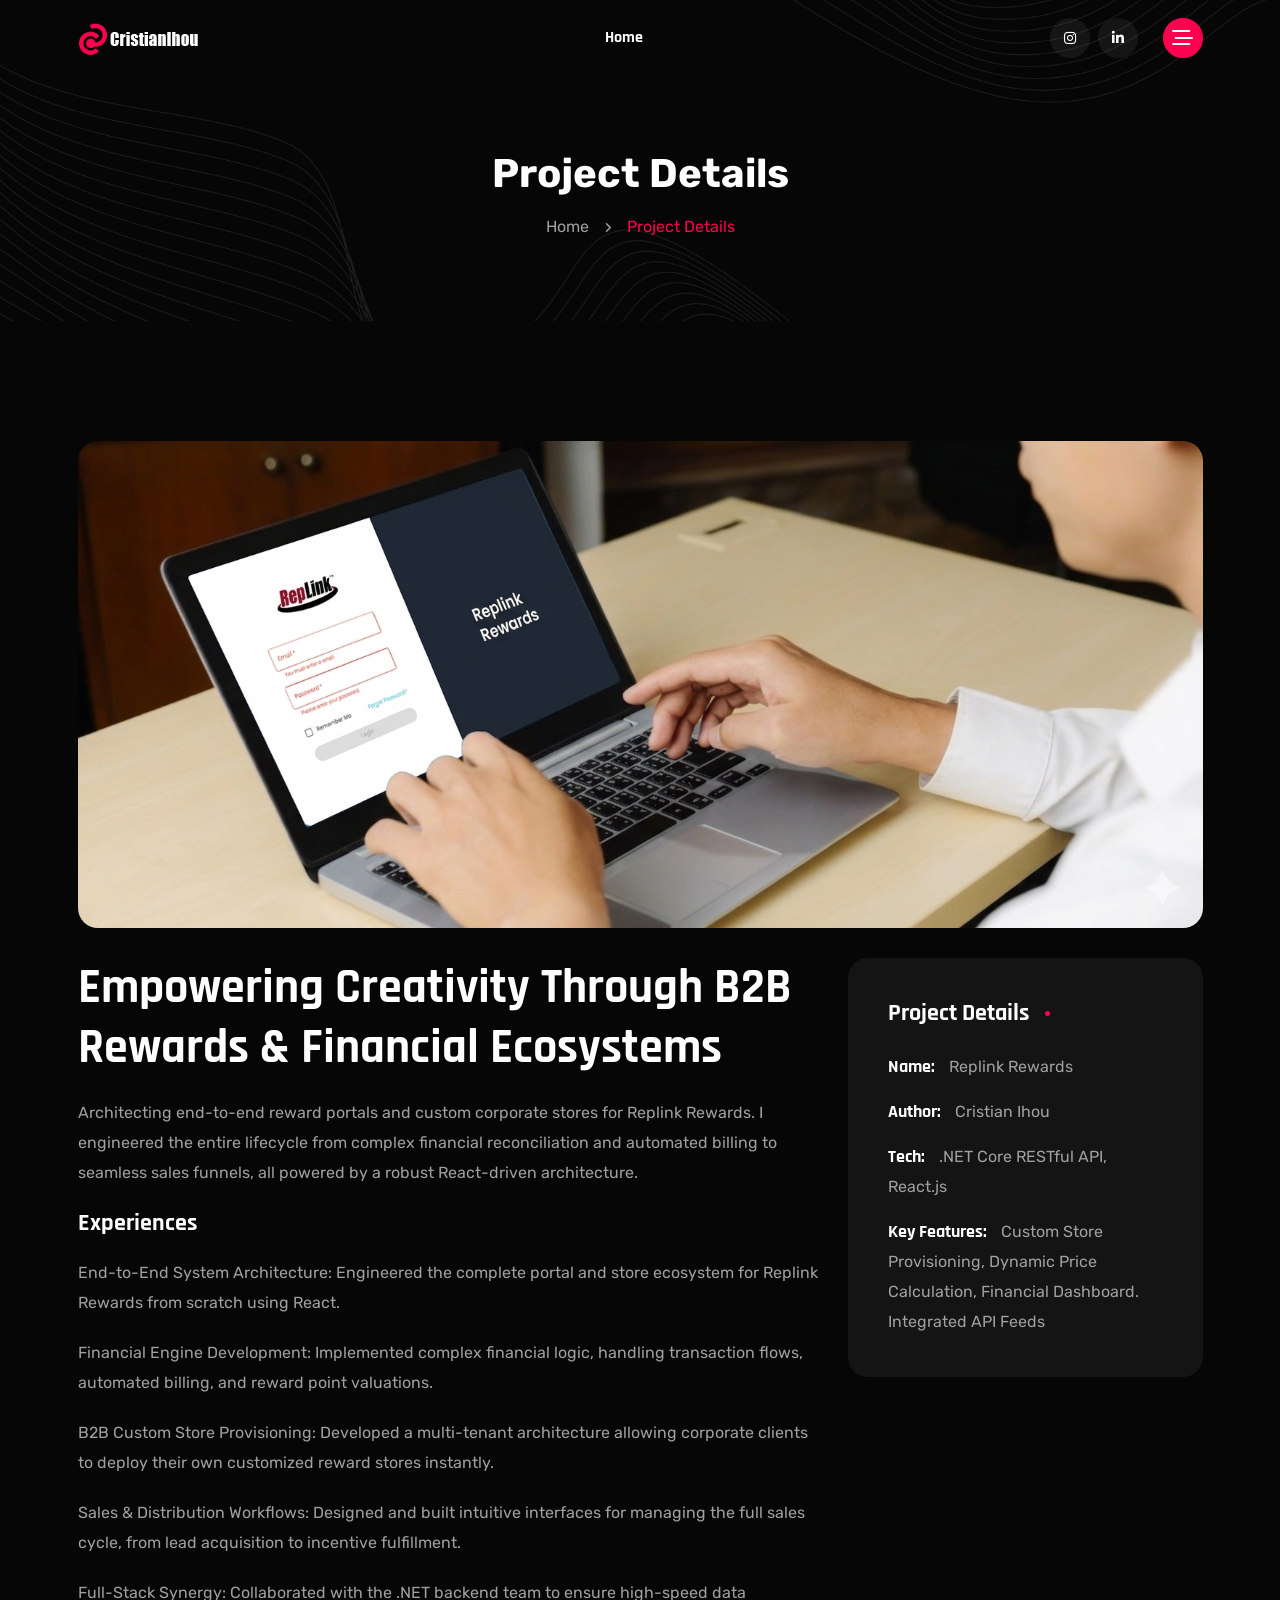
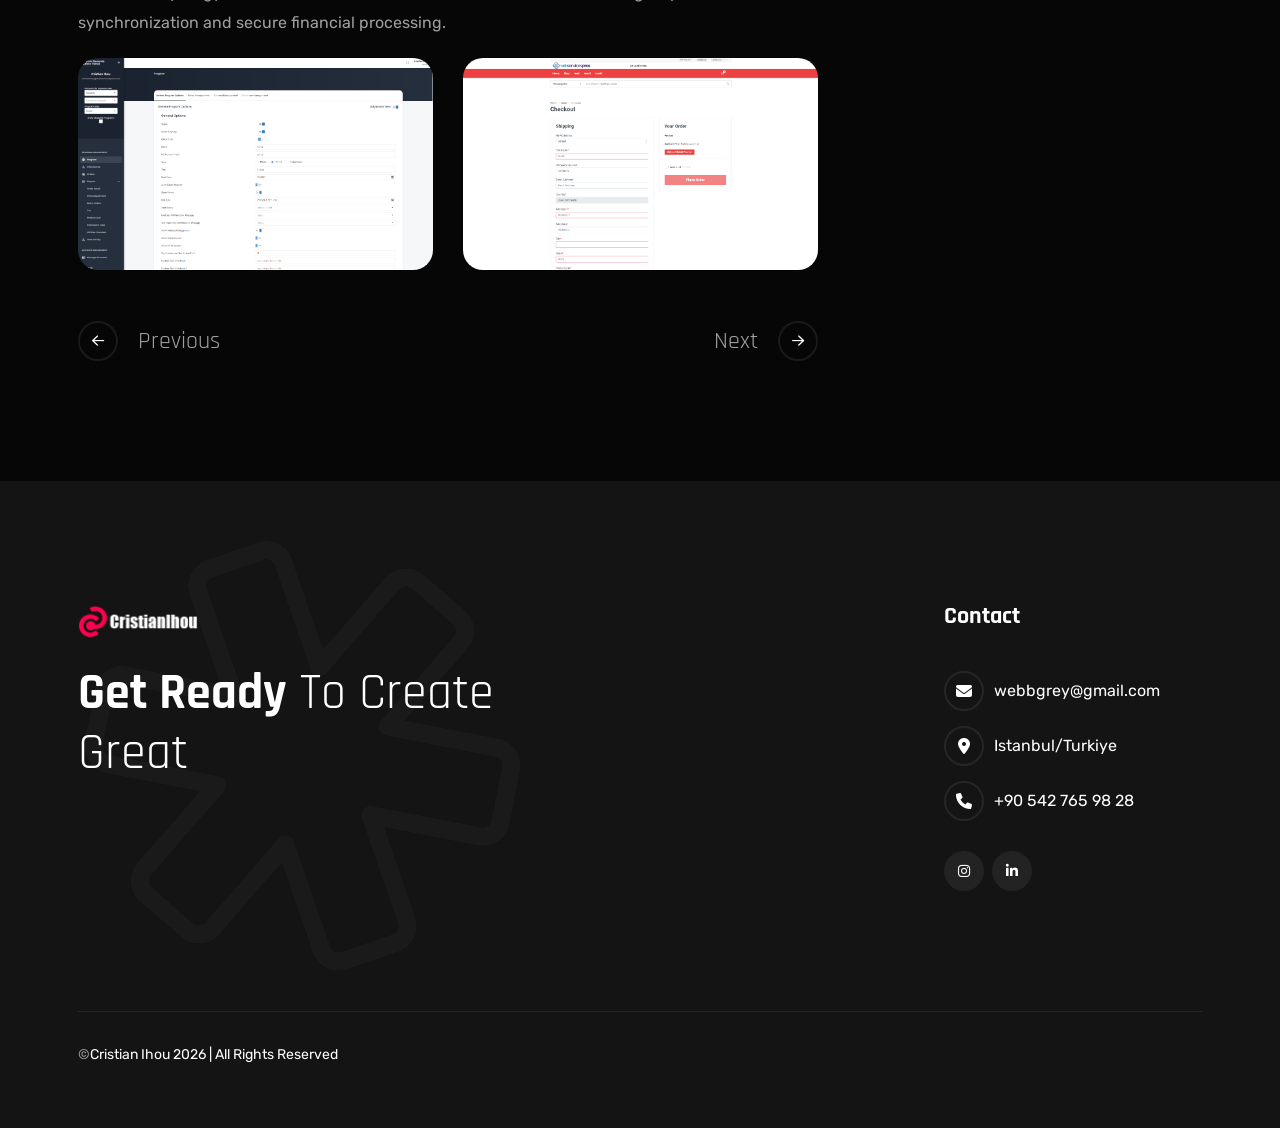
<file: project-details-1/index.html>
<!DOCTYPE html>
<html lang="en">

<head>
    <meta charset="UTF-8">
    <meta http-equiv="X-UA-Compatible" content="IE=edge">
    <meta name="viewport" content="width=device-width, initial-scale=1.0">
    <meta name="description"
        content="Cristian Ihou Portfolio">
    <link rel="shortcut icon" type="image/x-icon" href="../assets/images/favicon.svg">
    <title>Cristian Ihou CV Portfolio</title>
    <!-- Bootstrap min css -->
    <link rel="stylesheet" href="../assets/css/vendor/fontawesome.css">
    <link rel="stylesheet" href="../assets/css/plugins/swiper.css">
    <link rel="stylesheet" href="../assets/css/plugins/odometer.css">
    <link rel="stylesheet" href="../assets/css/vendor/animate.min.css">
    <link rel="stylesheet" href="../assets/css/vendor/bootstrap.min.css">
    <!-- custom css -->
    <link rel="stylesheet" href="../assets/css/style.css">
</head>

<body>

    <!-- tpm-header-area start -->
    <header class="tmp-header-area-start header-one header--sticky header--transparent">
        <div class="container">
            <div class="row">
                <div class="col-lg-12">
                    <div class="header-content">
                        <div class="logo">
                            <a href="/">
                                <img class="logo-dark" src="../assets/images/logo/white-logo-reeni.png"
                                    alt="Cristian Ihou">
                                <img class="logo-white" src="../assets/images/logo/logo-white.png"
                                    alt="Cristian Ihou">
                            </a>
                        </div>
                        <nav class="tmp-mainmenu-nav d-none d-xl-block">
                            <ul class="tmp-mainmenu">
                                <li>
                                    <a href="/">Home
                                    </a>
                                </li>
                            </ul>

                        </nav>
                        <div class="tmp-header-right">
                            <div class="social-share-wrapper d-none d-md-block">
                                <div class="social-link">
                                    <a href="#"><i class="fa-brands fa-instagram"></i></a>
                                    <a href="https://www.linkedin.com/in/ihoucristian/"><i class="fa-brands fa-linkedin-in"></i></a>
                                </div>
                            </div>
                            <div class="actions-area">
                                <div class="tmp-side-collups-area d-none d-xl-block">
                                    <button class="tmp-menu-bars tmp_button_active"><i
                                            class="fa-regular fa-bars-staggered"></i></button>
                                </div>
                                <div class="tmp-side-collups-area d-block d-xl-none">
                                    <button class="tmp-menu-bars humberger_menu_active"><i
                                            class="fa-regular fa-bars-staggered"></i></button>
                                </div>
                            </div>
                        </div>
                    </div>
                </div>
            </div>
        </div>
    </header>
    <!-- tpm-header-area end -->

    <div class="d-none d-xl-block">
        <div class="tmp-sidebar-area tmp_side_bar">
            <div class="inner">
                <div class="top-area">
                    <a href="/" class="logo">
                        <img class="logo-dark" src="../assets/images/logo/white-logo-reeni.png"
                            alt="Cristian Ihou">
                        <img class="logo-white" src="../assets/images/logo/logo-white.png"
                            alt="Cristian Ihou">
                    </a>
                    <div class="close-icon-area">
                        <button class="tmp-round-action-btn close_side_menu_active">
                            <i class="fa-sharp fa-light fa-xmark"></i>
                        </button>
                    </div>
                </div>
                <div class="content-wrapper">
                    <div class="image-area-feature">
                        <a href="/">
                            <img src="../assets/images/logo/man.png" alt="personal-logo">
                        </a>
                    </div>
                    <h5 class="title mt--30">Developer delivering exceptional Webflow, and ReactJS solutions.</h5>
                    <p class="disc">I am a skilled freelancer specializing in Webflow development, and
                        ReactJS projects. I deliver creative, dynamic, and user-centric web solutions.
                    </p>
                    <div class="short-contact-area">
                        <!-- single contact information -->
                        <div class="single-contact">
                            <i class="fa-solid fa-phone"></i>
                            <div class="information tmp-link-animation">
                                <span>Call Now</span>
                                <a href="#" class="number">+90 542 765 98 28</a>
                            </div>
                        </div>
                        <!-- single contact information end -->

                        <!-- single contact information -->
                        <div class="single-contact">
                            <i class="fa-solid fa-envelope"></i>
                            <div class="information tmp-link-animation">
                                <span>Mail Me</span>
                                <a href="#" class="number">webbgrey@gmail.com</a>
                            </div>
                        </div>
                        <!-- single contact information end -->

                        <!-- single contact information -->
                        <div class="single-contact">
                            <i class="fa-solid fa-location-crosshairs"></i>
                            <div class="information tmp-link-animation">
                                <span>My Address</span>
                                <span class="number">Istanbul/Turkiye</span>
                            </div>
                        </div>
                        <!-- single contact information end -->
                    </div>
                    <!-- social area start -->
                    <div class="social-wrapper mt--20">
                        <span class="subtitle">find with me</span>
                        <div class="social-link">
                            <a href="#"><i class="fa-brands fa-instagram"></i></a>
                            <a href="https://www.linkedin.com/in/ihoucristian/"><i class="fa-brands fa-linkedin-in"></i></a>
                        </div>
                    </div>
                    <!-- social area end -->
                </div>
            </div>
        </div>
        <a class="overlay_close_side_menu close_side_menu_active" href="javascript:void(0);"></a>
    </div>

    <div class="d-block d-xl-none">
        <div class="tmp-popup-mobile-menu">
            <div class="inner">
                <div class="header-top">
                    <div class="logo">
                        <a href="/" class="logo-area">
                            <img class="logo-dark" src="../assets/images/logo/white-logo-reeni.png"
                                alt="Cristian Ihou">
                            <img class="logo-white" src="../assets/images/logo/logo-white.png"
                                alt="Cristian Ihou">
                        </a>

                    </div>
                    <div class="close-menu">
                        <button class="close-button tmp-round-action-btn">
                            <i class="fa-sharp fa-light fa-xmark"></i>
                        </button>
                    </div>
                </div>
                <ul class="tmp-mainmenu">
                    <li>
                        <a href="/">Home
                        </a>
                    </li>
                </ul>


                <div class="social-wrapper mt--40">
                    <span class="subtitle">find with me</span>
                    <div class="social-link">
                        <a href="#"><i class="fa-brands fa-instagram"></i></a>
                        <a href="https://www.linkedin.com/in/ihoucristian/"><i class="fa-brands fa-linkedin-in"></i></a>

                    </div>
                </div>
                <!-- social area end -->



            </div>
        </div>
    </div>

    <!-- Breadcrumb Area Start -->
    <div class="breadcrumb-area breadcrumb-bg">
        <div class="container">
            <div class="row">
                <div class="col-lg-12">
                    <div class="breadcrumb-inner text-center">
                        <h1 class="title split-collab">Project Details</h1>
                        <ul class="page-list">
                            <li class="tmp-breadcrumb-item"><a href="/">Home</a></li>
                            <li class="icon"><i class="fa-solid fa-angle-right"></i></li>
                            <li class="tmp-breadcrumb-item active">Project Details</li>
                        </ul>
                    </div>
                </div>
            </div>
        </div>
    </div>
    <!-- Breadcrumb Area End -->


    <div class="project-details-area-wrapper tmp-section-gap">
        <div class="container">
            <div class="row">
                <div class="col-lg-12">
                    <div class="project-details-thumnail-wrap">
                        <img src="../assets/images/projects-details/thumnail-img-1.png" alt="thumbnail">
                    </div>
                </div>
                <div class="col-lg-8">
                    <div class="project-details-content-wrap">
                        <h2 class="title">Empowering Creativity through
                                B2B Rewards & Financial Ecosystems</h2>
                        <p class="docs">Architecting end-to-end reward portals and custom corporate stores for Replink Rewards. I engineered the entire lifecycle from complex financial reconciliation and automated billing to seamless sales funnels, all powered by a robust React-driven architecture.</p>

                        <!-- <div class="check-box-wrap">
                            <ul>
                                <li>
                                    <h4 class="check-box-item"><span><i
                                                class="fa-solid fa-circle-check"></i></span>Ui/visual Design</h4>
                                </li>
                                <li>
                                    <h4 class="check-box-item"><span><i
                                                class="fa-solid fa-circle-check"></i></span>App Development</h4>
                                </li>
                                <li>
                                    <h4 class="check-box-item"><span><i
                                                class="fa-solid fa-circle-check"></i></span>Software Developer</h4>
                                </li>
                            </ul>
                        </div> -->
                        <h2 class="mini-title">Experiences</h2>
                        <p class="docs">End-to-End System Architecture: Engineered the complete portal and store ecosystem for Replink Rewards from scratch using React.</p>

<p class="docs">Financial Engine Development: Implemented complex financial logic, handling transaction flows, automated billing, and reward point valuations.</p>

<p class="docs">B2B Custom Store Provisioning: Developed a multi-tenant architecture allowing corporate clients to deploy their own customized reward stores instantly.</p>

<p class="docs">Sales & Distribution Workflows: Designed and built intuitive interfaces for managing the full sales cycle, from lead acquisition to incentive fulfillment.</p>

<p class="docs">Full-Stack Synergy: Collaborated with the .NET backend team to ensure high-speed data synchronization and secure financial processing.</p>
                        <div class="project-details-swiper-wrapper">
                            <div class="swiper project-details-swiper">
                                <div class="swiper-wrapper">
                                    <div class="swiper-slide">
                                        <div class="project-details-img">
                                            <img src="../assets/images/projects-details/Screenshot 2026-03-24 021001.png" alt="swiper-img">
                                        </div>
                                    </div>
                                    <div class="swiper-slide">
                                        <div class="project-details-img">
                                            <img src="../assets/images/projects-details/Screenshot 2026-03-24 021956.png" alt="swiper-img">
                                        </div>
                                    </div>
                                    <div class="swiper-slide">
                                        <div class="project-details-img">
                                            <img src="../assets/images/projects-details/Screenshot 2026-03-24 021447.png" alt="swiper-img">
                                        </div>
                                    </div>
                                    <div class="swiper-slide">
                                        <div class="project-details-img">
                                            <img src="../assets/images/projects-details/Screenshot 2026-03-24 021204.png" alt="swiper-img">
                                        </div>
                                    </div>
                                    <div class="swiper-slide">
                                        <div class="project-details-img">
                                            <img src="../assets/images/projects-details/Screenshot 2026-03-24 021908.png" alt="swiper-img">
                                        </div>
                                    </div>
                                    <div class="swiper-slide">
                                        <div class="project-details-img">
                                            <img src="../assets/images/projects-details/Screenshot 2026-03-24 021930.png" alt="swiper-img">
                                        </div>
                                    </div>
                                </div>
                            </div>
                            <div class="project-details-swiper-btn">
                                <div class="project-swiper-button-prev"><span><i
                                            class="fa-solid fa-arrow-left"></i></span>Previous</div>
                                <div class="project-swiper-button-next">Next <span><i
                                            class="fa-solid fa-arrow-right"></i></span></div>
                            </div>
                        </div>
                    </div>
                    <!-- Tpm Get In touch start -->
                    <!-- <section class="get-in-touch-area pt--80">
                        <div class="container p-0">
                            <div class="contact-get-in-touch-wrap">
                                <div class="get-in-touch-wrapper tmponhover">
                                    <div class="row g-5 align-items-center">
                                        <div class="col-lg-12">
                                            <div class="contact-inner">
                                                <div class="contact-form">
                                                    <form class="tmp-dynamic-form" id="contact-form" method="POST" action="mail.php">
                                                        <div class="contact-form-wrapper row">
                                                            <div class="col-lg-6">
                                                                <div class="form-group">
                                                                    <input class="input-field" name="contact-name" id="contact-name" placeholder="Your Name" type="text" required="">
                                                                </div>
                                                            </div>

                                                            <div class="col-lg-6">
                                                                <div class="form-group">
                                                                    <input class="input-field" name="contact-phone" id="contact-phone" placeholder="Phone Number" type="number" required="">
                                                                </div>
                                                            </div>

                                                            <div class="col-lg-6">
                                                                <div class="form-group">
                                                                    <input class="input-field" id="contact-email" name="contact-email" placeholder="Your Email" type="text">
                                                                </div>
                                                            </div>

                                                            <div class="col-lg-6">
                                                                <div class="form-group">
                                                                    <input class="input-field" type="text" id="subject" name="subject" placeholder="Subject">
                                                                </div>
                                                            </div>
                                                            <div class="col-lg-12">
                                                                <div class="form-group">
                                                                    <textarea class="input-field" placeholder="Your Message" name="contact-message" id="contact-message"></textarea>
                                                                </div>
                                                            </div>
                                                            <div class="col-lg-12">
                                                                <div class="tmp-button-here">
                                                                    <button class="tmp-btn hover-icon-reverse radius-round w-100" name="submit" type="submit" id="submit">
                                                                        <span class="icon-reverse-wrapper">
                                                    <span class="btn-text">Appointment Now</span>
                                                                        <span class="btn-icon"><i class="fa-sharp fa-regular fa-arrow-right"></i></span>
                                                                        <span class="btn-icon"><i class="fa-sharp fa-regular fa-arrow-right"></i></span>
                                                                        </span>
                                                                    </button>
                                                                </div>
                                                            </div>
                                                        </div>
                                                    </form>
                                                </div>
                                            </div>
                                        </div>
                                    </div>
                                </div>
                            </div>
                        </div>
                    </section> -->
                    <!-- Tpm Get In touch End -->
                </div>
                <div class="col-lg-4">
                    <div class="signle-side-bar project-details-area tmponhover">
                        <div class="header">
                            <h3 class="title">Project Details</h3>
                        </div>
                        <div class="body">
                            <div class="project-details-info">Name: <span>Replink Rewards</span></div>
                            <div class="project-details-info">Author: <span>Cristian Ihou</span></div>
                            <div class="project-details-info">Tech: <span>.NET Core RESTful API, React.js</span></div>
                            <div class="project-details-info">Key Features: <span>Custom Store Provisioning, Dynamic Price Calculation, Financial Dashboard. Integrated API Feeds</span></div>
                        </div>
                    </div>
                </div>
            </div>
        </div>
    </div>
    <!-- Start Footer Area  -->
    <footer class="footer-area footer-style-one-wrapper bg-color-footer bg_images tmp-section-gap">
        <div class="container">
            <div class="footer-main footer-style-one">
                <div class="row g-5">
                    <div class="col-lg-5 col-md-6">
                        <div class="single-footer-wrapper border-right mr--20">
                            <div class="logo">
                                <a href="/">
                                    <img src="../assets/images/logo/white-logo-reeni.png"
                                        alt="Cristian Ihou">
                                </a>
                            </div>
                            <p class="description"><span>Get Ready</span> To Create Great</p>
                            <!-- <form action="#" class="newsletter-form-1 mt--40">
                                <input type="email" placeholder="Email Adress">
                                <span class="form-icon"><i class="fa-regular fa-envelope"></i></span>
                            </form> -->
                        </div>
                    </div>
                    <div class="col-lg-4 col-md-6">
                        <!-- <div class="single-footer-wrapper quick-link-wrap">
                            <h5 class="ft-title">Quick Link</h5>
                            <ul class="ft-link tmp-link-animation">
                                <li>
                                    <a href="about">About Me</a>
                                </li>
                                <li>
                                    <a href="service">Service</a>
                                </li>
                                <li>
                                    <a href="contact">Contact Me</a>
                                </li>
                                <li>
                                    <a href="blog">Blog Post</a>
                                </li>
                                <li>
                                    <a href="contact">Pricing</a>
                                </li>
                            </ul>
                        </div> -->
                    </div>
                    <div class="col-lg-3 col-md-6">
                        <div class="single-footer-wrapper contact-wrap">
                            <h5 class="ft-title">Contact </h5>
                            <ul class="ft-link tmp-link-animation">
                                <li><span class="ft-icon"><i class="fa-solid fa-envelope"></i></span><a
                                        href="#">webbgrey@gmail.com</a></li>
                                <li><span class="ft-icon"><i
                                            class="fa-solid fa-location-dot"></i></span>Istanbul/Turkiye</li>
                                <li><span class="ft-icon"><i class="fa-solid fa-phone"></i></span>+90 542
                                    765 98 28</li>
                            </ul>
                            <div class="social-link footer">
                                <a href="#"><i class="fa-brands fa-instagram"></i></a>
                                <a href="https://www.linkedin.com/in/ihoucristian/"><i class="fa-brands fa-linkedin-in"></i></a>
                            </div>
                        </div>
                    </div>
                </div>
            </div>
        </div>
                <div class="footer-bg-img">
            <img src="../assets/images/footer/footer-bg-img.png" alt="footer-img">
        </div>
    </footer>
    <div class="copyright-area-one">
        <div class="container">
            <div class="row">
                <div class="col-lg-12">
                    <div class="main-wrapper">
                        <p class="copy-right-para tmp-link-animation"> ©<a href="#" target="_blank">Cristian Ihou
                                <script>
                                    document.write(new Date().getFullYear())
                                </script> | All Rights Reserved
                        </p>
                        <!-- <ul class="tmp-link-animation">
                            <li><a href="#">Trams & Condition</a></li>
                            <li><a href="#">Privacy Policy</a></li>
                            <li><a href="contact">Contact Us</a></li>
                        </ul> -->
                    </div>
                </div>
            </div>
        </div>
    </div>
    <!-- End Footer Area  -->



    <!-- ready chatting option via email -->
    <!-- ready chatting option via email end -->
    <!-- progress area start -->
    <div class="scrollToTop" style="display: block;">
        <div class="arrowUp">
            <i class="fa-light fa-arrow-up"></i>
        </div>
        <div class="water" style="transform: translate(0px, 87%);">
            <svg viewBox="0 0 560 20" class="water_wave water_wave_back">
                <use xlink:href="#wave"></use>
            </svg>
            <svg viewBox="0 0 560 20" class="water_wave water_wave_front">
                <use xlink:href="#wave"></use>
            </svg>
            <svg version="1.1" xmlns="http://www.w3.org/2000/svg" xmlns:xlink="http://www.w3.org/1999/xlink" viewBox="0 0 560 20" style="display: none;">
                <symbol id="wave">
                    <path d="M420,20c21.5-0.4,38.8-2.5,51.1-4.5c13.4-2.2,26.5-5.2,27.3-5.4C514,6.5,518,4.7,528.5,2.7c7.1-1.3,17.9-2.8,31.5-2.7c0,0,0,0,0,0v20H420z" fill="#"></path>
                    <path d="M420,20c-21.5-0.4-38.8-2.5-51.1-4.5c-13.4-2.2-26.5-5.2-27.3-5.4C326,6.5,322,4.7,311.5,2.7C304.3,1.4,293.6-0.1,280,0c0,0,0,0,0,0v20H420z" fill="#"></path>
                    <path d="M140,20c21.5-0.4,38.8-2.5,51.1-4.5c13.4-2.2,26.5-5.2,27.3-5.4C234,6.5,238,4.7,248.5,2.7c7.1-1.3,17.9-2.8,31.5-2.7c0,0,0,0,0,0v20H140z" fill="#"></path>
                    <path d="M140,20c-21.5-0.4-38.8-2.5-51.1-4.5c-13.4-2.2-26.5-5.2-27.3-5.4C46,6.5,42,4.7,31.5,2.7C24.3,1.4,13.6-0.1,0,0c0,0,0,0,0,0l0,20H140z" fill="#"></path>
                </symbol>
            </svg>

        </div>
    </div>
    <!-- progress area end -->
    <!-- <div class="tmp-right-demo">
    <button class="demo-button">
        <p class="mb--0">48</p>
        <span class="text">Demos</span>
    </button>
</div> -->

<div id="imageModal" class="img-modal">
    <span class="close">&times;</span>
    <img class="modal-content" id="modalImg">
</div>



    <script src="../assets/js/vendor/jquery.js"></script>
    <script src="../assets/js/vendor/jquery-ui.min.js"></script>
    <script src="../assets/js/vendor/waypoints.min.js"></script>

    <script src="../assets/js/plugins/odometer.js"></script>
    <script src="../assets/js/vendor/appear.js"></script>


    <script src="../assets/js/vendor/jquery-one-page-nav.js"></script>
    <script src="../assets/js/plugins/swiper.js"></script>

    <script src="../assets/js/plugins/gsap.js"></script>
    <script src="../assets/js/plugins/splittext.js"></script>
    <script src="../assets/js/plugins/scrolltigger.js"></script>
    <script src="../assets/js/plugins/scrolltoplugins.js"></script>
    <script src="../assets/js/plugins/smoothscroll.js"></script>
    <!-- bootstrap Js-->
    <script src="../assets/js/vendor/bootstrap.min.js"></script>
    <script src="../assets/js/vendor/waw.js"></script>
    <script src="../assets/js/plugins/isotop.js"></script>
    <script src="../assets/js/plugins/animation.js"></script>
    <script src="../assets/js/plugins/contact.form.js"></script>
    <script src="../assets/js/vendor/backtop.js"></script>
    <script src="../assets/js/plugins/text-type.js"></script>
    <!-- custom Js -->
    <script src="../assets/js/main.js"></script>


</body>

</html>
</file>
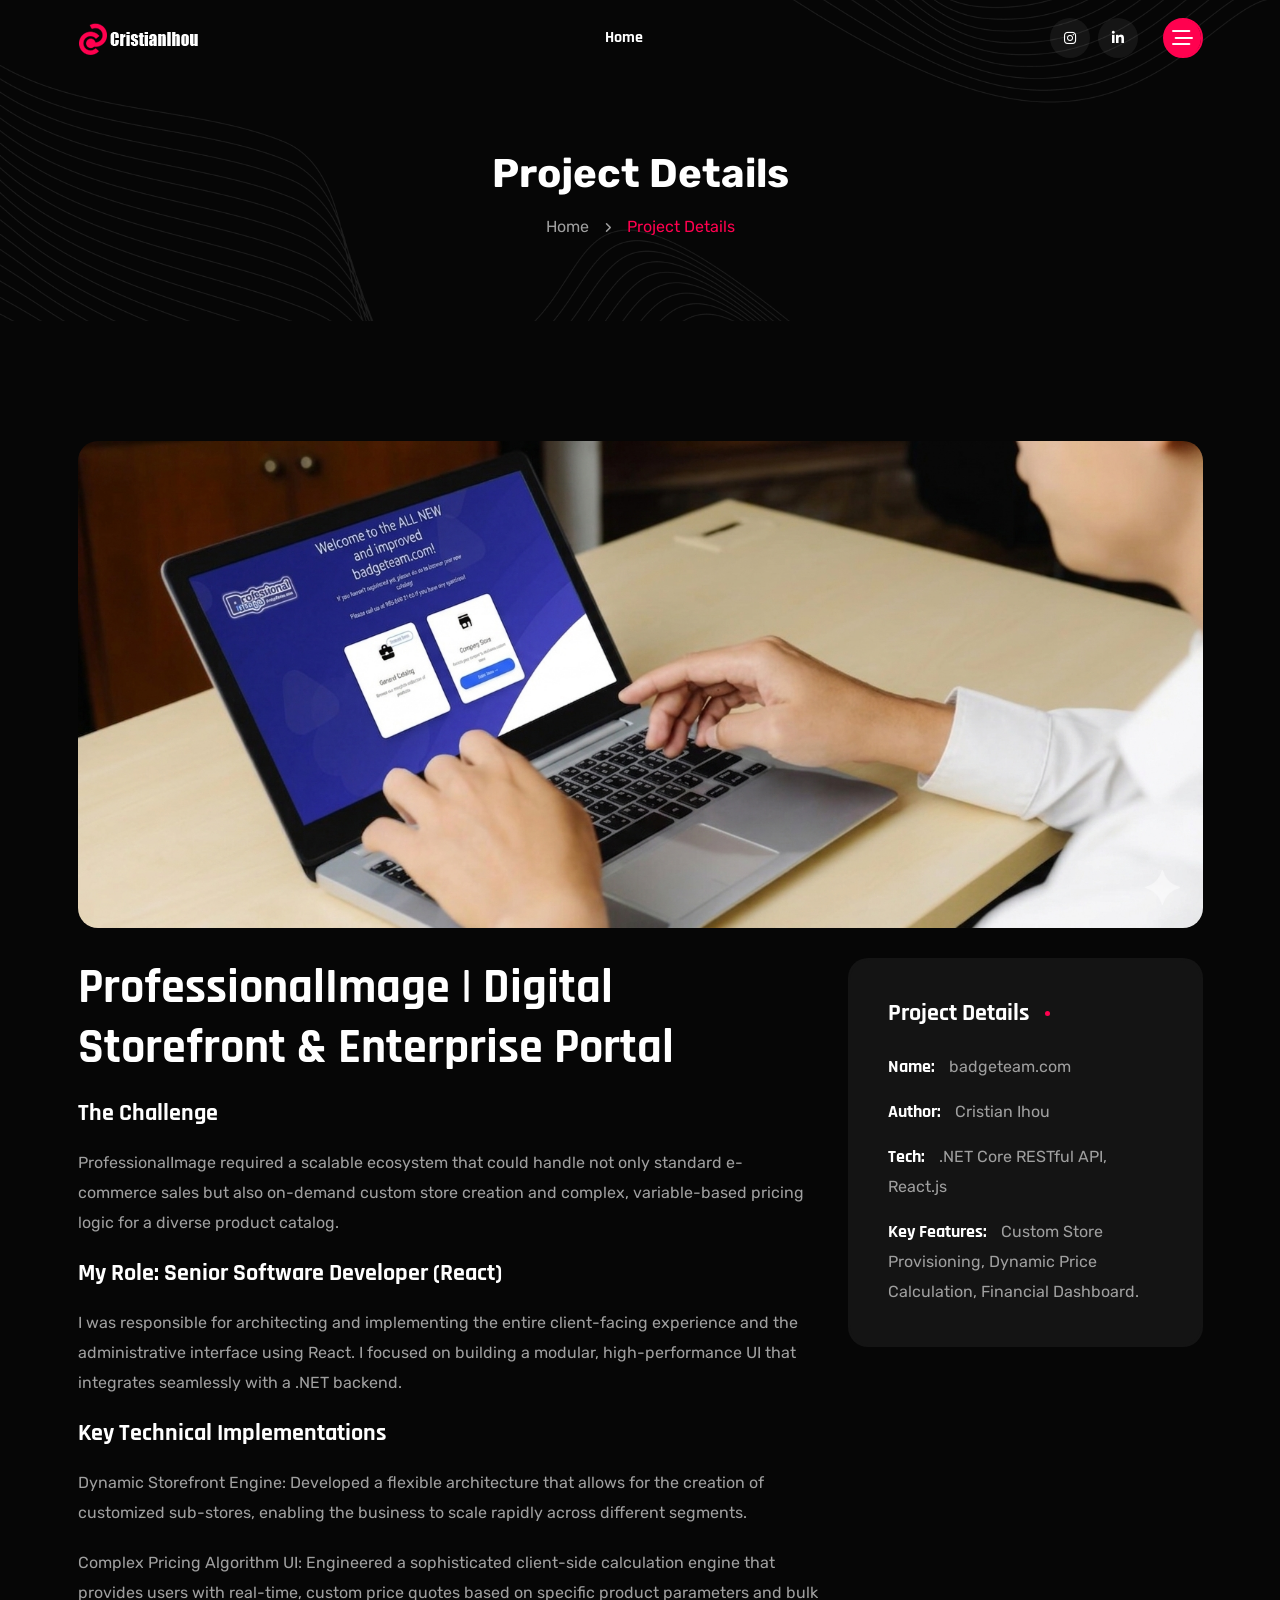
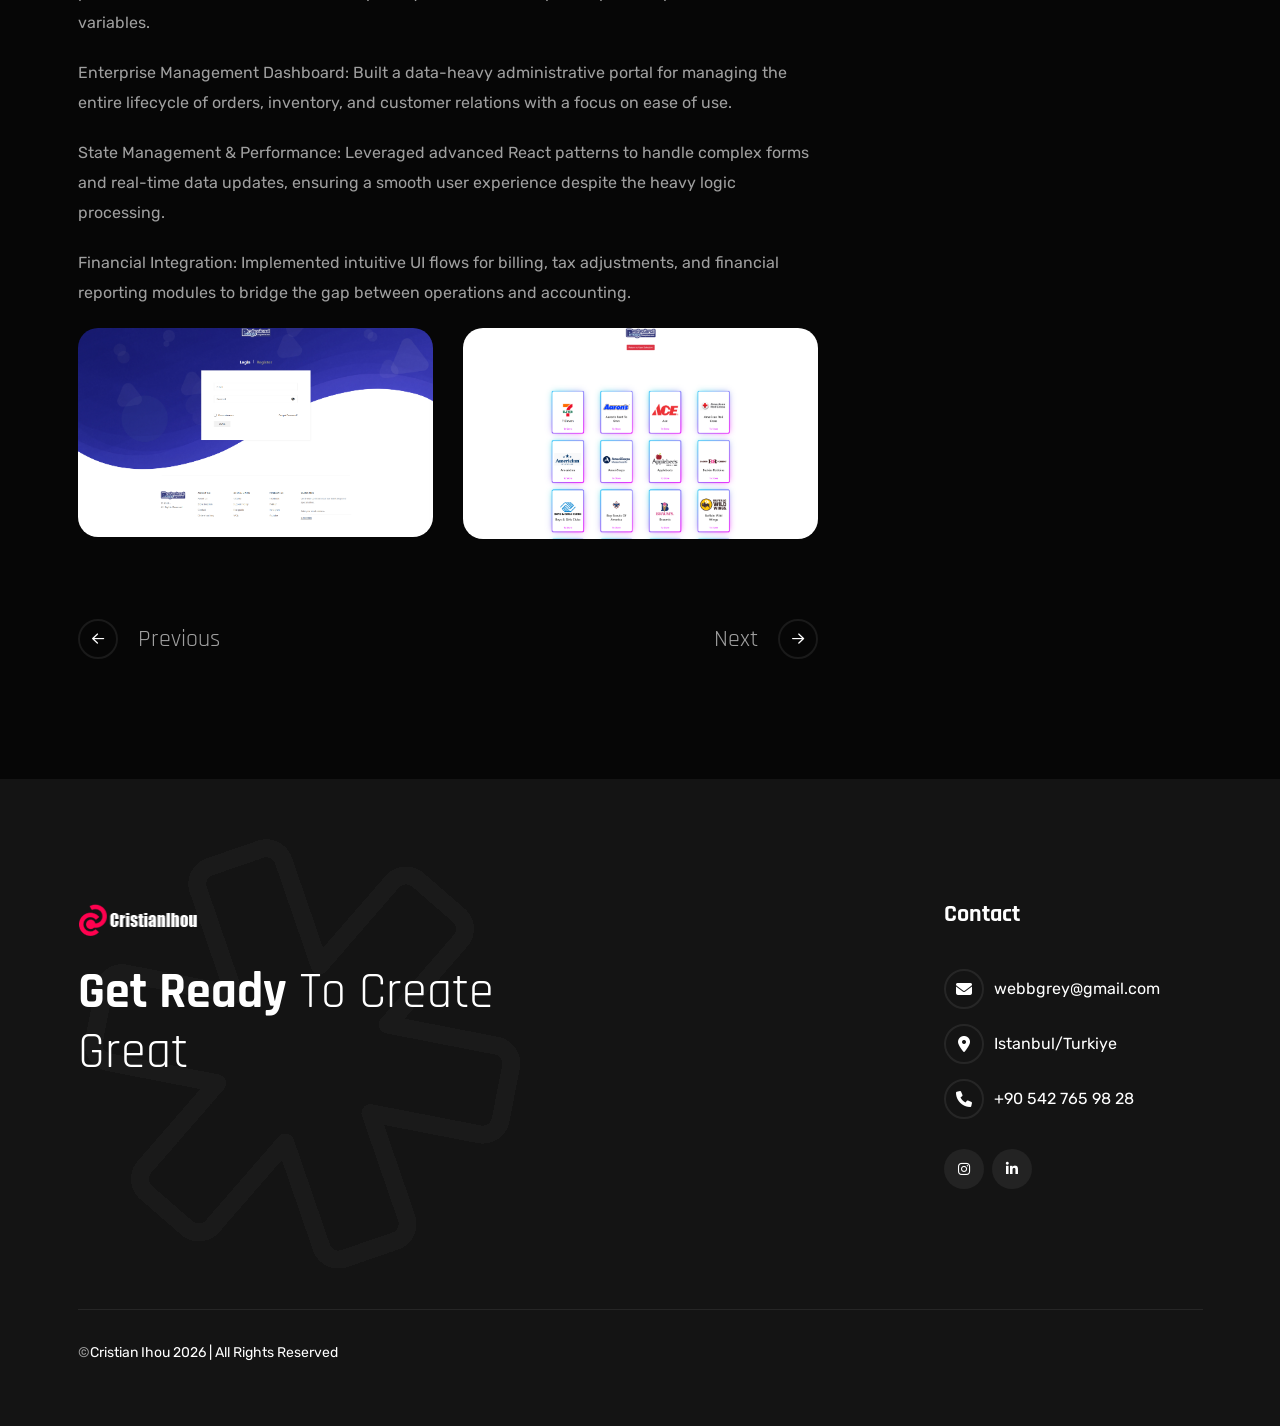
<file: project-details-2/index.html>
<!DOCTYPE html>
<html lang="en">

<head>
    <meta charset="UTF-8">
    <meta http-equiv="X-UA-Compatible" content="IE=edge">
    <meta name="viewport" content="width=device-width, initial-scale=1.0">
    <meta name="description"
        content="Cristian Ihou Portfolio">
    <link rel="shortcut icon" type="image/x-icon" href="../assets/images/favicon.svg">
    <title>Cristian Ihou CV Portfolio</title>
    <!-- Bootstrap min css -->
    <link rel="stylesheet" href="../assets/css/vendor/fontawesome.css">
    <link rel="stylesheet" href="../assets/css/plugins/swiper.css">
    <link rel="stylesheet" href="../assets/css/plugins/odometer.css">
    <link rel="stylesheet" href="../assets/css/vendor/animate.min.css">
    <link rel="stylesheet" href="../assets/css/vendor/bootstrap.min.css">
    <!-- custom css -->
    <link rel="stylesheet" href="../assets/css/style.css">
</head>

<body>

    <!-- tpm-header-area start -->
    <header class="tmp-header-area-start header-one header--sticky header--transparent">
        <div class="container">
            <div class="row">
                <div class="col-lg-12">
                    <div class="header-content">
                        <div class="logo">
                            <a href="/">
                                <img class="logo-dark" src="../assets/images/logo/white-logo-reeni.png"
                                    alt="Cristian Ihou">
                                <img class="logo-white" src="../assets/images/logo/logo-white.png"
                                    alt="Cristian Ihou">
                            </a>
                        </div>
                        <nav class="tmp-mainmenu-nav d-none d-xl-block">
                            <ul class="tmp-mainmenu">
                                <li>
                                    <a href="/">Home
                                    </a>
                                </li>
                            </ul>

                        </nav>
                        <div class="tmp-header-right">
                            <div class="social-share-wrapper d-none d-md-block">
                                <div class="social-link">
                                    <a href="#"><i class="fa-brands fa-instagram"></i></a>
                                    <a href="#"><i class="fa-brands fa-linkedin-in"></i></a>
                                </div>
                            </div>
                            <div class="actions-area">
                                <div class="tmp-side-collups-area d-none d-xl-block">
                                    <button class="tmp-menu-bars tmp_button_active"><i
                                            class="fa-regular fa-bars-staggered"></i></button>
                                </div>
                                <div class="tmp-side-collups-area d-block d-xl-none">
                                    <button class="tmp-menu-bars humberger_menu_active"><i
                                            class="fa-regular fa-bars-staggered"></i></button>
                                </div>
                            </div>
                        </div>
                    </div>
                </div>
            </div>
        </div>
    </header>
    <!-- tpm-header-area end -->

    <div class="d-none d-xl-block">
        <div class="tmp-sidebar-area tmp_side_bar">
            <div class="inner">
                <div class="top-area">
                    <a href="/" class="logo">
                        <img class="logo-dark" src="../assets/images/logo/white-logo-reeni.png"
                            alt="Cristian Ihou">
                        <img class="logo-white" src="../assets/images/logo/logo-white.png"
                            alt="Cristian Ihou">
                    </a>
                    <div class="close-icon-area">
                        <button class="tmp-round-action-btn close_side_menu_active">
                            <i class="fa-sharp fa-light fa-xmark"></i>
                        </button>
                    </div>
                </div>
                <div class="content-wrapper">
                    <div class="image-area-feature">
                        <a href="/">
                            <img src="../assets/images/logo/man.png" alt="personal-logo">
                        </a>
                    </div>
                    <h5 class="title mt--30">Developer delivering exceptional Webflow, and ReactJS solutions.</h5>
                    <p class="disc">I am a skilled freelancer specializing in Webflow development, and
                        ReactJS projects. I deliver creative, dynamic, and user-centric web solutions.
                    </p>
                    <div class="short-contact-area">
                        <!-- single contact information -->
                        <div class="single-contact">
                            <i class="fa-solid fa-phone"></i>
                            <div class="information tmp-link-animation">
                                <span>Call Now</span>
                                <a href="#" class="number">+90 542 765 98 28</a>
                            </div>
                        </div>
                        <!-- single contact information end -->

                        <!-- single contact information -->
                        <div class="single-contact">
                            <i class="fa-solid fa-envelope"></i>
                            <div class="information tmp-link-animation">
                                <span>Mail Me</span>
                                <a href="#" class="number">webbgrey@gmail.com</a>
                            </div>
                        </div>
                        <!-- single contact information end -->

                        <!-- single contact information -->
                        <div class="single-contact">
                            <i class="fa-solid fa-location-crosshairs"></i>
                            <div class="information tmp-link-animation">
                                <span>My Address</span>
                                <span class="number">Istanbul/Turkiye</span>
                            </div>
                        </div>
                        <!-- single contact information end -->
                    </div>
                    <!-- social area start -->
                    <div class="social-wrapper mt--20">
                        <span class="subtitle">find with me</span>
                        <div class="social-link">
                            <a href="#"><i class="fa-brands fa-instagram"></i></a>
                            <a href="#"><i class="fa-brands fa-linkedin-in"></i></a>
                        </div>
                    </div>
                    <!-- social area end -->
                </div>
            </div>
        </div>
        <a class="overlay_close_side_menu close_side_menu_active" href="javascript:void(0);"></a>
    </div>

    <div class="d-block d-xl-none">
        <div class="tmp-popup-mobile-menu">
            <div class="inner">
                <div class="header-top">
                    <div class="logo">
                        <a href="/" class="logo-area">
                            <img class="logo-dark" src="../assets/images/logo/white-logo-reeni.png"
                                alt="Cristian Ihou">
                            <img class="logo-white" src="../assets/images/logo/logo-white.png"
                                alt="Cristian Ihou">
                        </a>

                    </div>
                    <div class="close-menu">
                        <button class="close-button tmp-round-action-btn">
                            <i class="fa-sharp fa-light fa-xmark"></i>
                        </button>
                    </div>
                </div>
                <ul class="tmp-mainmenu">
                    <li>
                        <a href="/">Home
                        </a>
                    </li>
                </ul>


                <div class="social-wrapper mt--40">
                    <span class="subtitle">find with me</span>
                    <div class="social-link">
                        <a href="#"><i class="fa-brands fa-instagram"></i></a>
                        <a href="#"><i class="fa-brands fa-linkedin-in"></i></a>

                    </div>
                </div>
                <!-- social area end -->



            </div>
        </div>
    </div>

    <!-- Breadcrumb Area Start -->
    <div class="breadcrumb-area breadcrumb-bg">
        <div class="container">
            <div class="row">
                <div class="col-lg-12">
                    <div class="breadcrumb-inner text-center">
                        <h1 class="title split-collab">Project Details</h1>
                        <ul class="page-list">
                            <li class="tmp-breadcrumb-item"><a href="/">Home</a></li>
                            <li class="icon"><i class="fa-solid fa-angle-right"></i></li>
                            <li class="tmp-breadcrumb-item active">Project Details</li>
                        </ul>
                    </div>
                </div>
            </div>
        </div>
    </div>
    <!-- Breadcrumb Area End -->


    <div class="project-details-area-wrapper tmp-section-gap">
        <div class="container">
            <div class="row">
                <div class="col-lg-12">
                    <div class="project-details-thumnail-wrap">
                        <img src="../assets/images/projects-details/thumnail-img-2.png" alt="thumbnail">
                    </div>
                </div>
                <div class="col-lg-8">
                    <div class="project-details-content-wrap">
                        <h2 class="title">ProfessionalImage | Digital Storefront & Enterprise Portal</h2>
                        <h2 class="mini-title">The Challenge</h2>
                        <p class="docs">
ProfessionalImage required a scalable ecosystem that could handle not only standard e-commerce sales but also on-demand custom store creation and complex, variable-based pricing logic for a diverse product catalog.</p>
                            <h2 class="mini-title">My Role: Senior Software Developer (React)</h2>
                            <p class="docs">I was responsible for architecting and implementing the entire client-facing experience and the administrative interface using React. I focused on building a modular, high-performance UI that integrates seamlessly with a .NET backend.</p>
                        <!-- <div class="check-box-wrap">
                            <ul>
                                <li>
                                    <h4 class="check-box-item"><span><i
                                                class="fa-solid fa-circle-check"></i></span>Ui/visual Design</h4>
                                </li>
                                <li>
                                    <h4 class="check-box-item"><span><i
                                                class="fa-solid fa-circle-check"></i></span>App Development</h4>
                                </li>
                                <li>
                                    <h4 class="check-box-item"><span><i
                                                class="fa-solid fa-circle-check"></i></span>Software Developer</h4>
                                </li>
                            </ul>
                        </div> -->
                        <h2 class="mini-title">Key Technical Implementations</h2>
                        <p class="docs">Dynamic Storefront Engine: Developed a flexible architecture that allows for the creation of customized sub-stores, enabling the business to scale rapidly across different segments.</p>

<p class="docs">Complex Pricing Algorithm UI: Engineered a sophisticated client-side calculation engine that provides users with real-time, custom price quotes based on specific product parameters and bulk variables.</p>

<p class="docs">Enterprise Management Dashboard: Built a data-heavy administrative portal for managing the entire lifecycle of orders, inventory, and customer relations with a focus on ease of use.</p>

<p class="docs">State Management & Performance: Leveraged advanced React patterns to handle complex forms and real-time data updates, ensuring a smooth user experience despite the heavy logic processing.</p>

<p class="docs">Financial Integration: Implemented intuitive UI flows for billing, tax adjustments, and financial reporting modules to bridge the gap between operations and accounting.</p>
                        <div class="project-details-swiper-wrapper">
                            <div class="swiper project-details-swiper">
                                <div class="swiper-wrapper">
                                    <div class="swiper-slide">
                                        <div class="project-details-img">
                                            <img src="../assets/images/projects-details/badgeteam-2.png" alt="swiper-img">
                                        </div>
                                    </div>
                                    <div class="swiper-slide">
                                        <div class="project-details-img">
                                            <img src="../assets/images/projects-details/badgeteam-3.png" alt="swiper-img">
                                        </div>
                                    </div>
                                    <div class="swiper-slide">
                                        <div class="project-details-img">
                                            <img src="../assets/images/projects-details/badgeteam-4.png" alt="swiper-img">
                                        </div>
                                    </div>
                                    <div class="swiper-slide">
                                        <div class="project-details-img">
                                            <img src="../assets/images/projects-details/badgeteam-5.png" alt="swiper-img">
                                        </div>
                                    </div>
                                    <div class="swiper-slide">
                                        <div class="project-details-img">
                                            <img src="../assets/images/projects-details/badgeteam-6.png" alt="swiper-img">
                                        </div>
                                    </div>
                                    <div class="swiper-slide">
                                        <div class="project-details-img">
                                            <img src="../assets/images/projects-details/badgeteam-7.png" alt="swiper-img">
                                        </div>
                                    </div>
                                    <div class="swiper-slide">
                                        <div class="project-details-img">
                                            <img src="../assets/images/projects-details/badgeteam-8.png" alt="swiper-img">
                                        </div>
                                    </div>
                                    <div class="swiper-slide">
                                        <div class="project-details-img">
                                            <img src="../assets/images/projects-details/badgeteam-9.png" alt="swiper-img">
                                        </div>
                                    </div>
                                    <div class="swiper-slide">
                                        <div class="project-details-img">
                                            <img src="../assets/images/projects-details/badgeteam-10.png" alt="swiper-img">
                                        </div>
                                    </div>
                                    <div class="swiper-slide">
                                        <div class="project-details-img">
                                            <img src="../assets/images/projects-details/badgeteam-11.png" alt="swiper-img">
                                        </div>
                                    </div>
                                    <div class="swiper-slide">
                                        <div class="project-details-img">
                                            <img src="../assets/images/projects-details/badgeteam-12.png" alt="swiper-img">
                                        </div>
                                    </div>
                                </div>
                            </div>
                            <div class="project-details-swiper-btn">
                                <div class="project-swiper-button-prev"><span><i
                                            class="fa-solid fa-arrow-left"></i></span>Previous</div>
                                <div class="project-swiper-button-next">Next <span><i
                                            class="fa-solid fa-arrow-right"></i></span></div>
                            </div>
                        </div>
                    </div>
                    <!-- Tpm Get In touch start -->
                    <!-- <section class="get-in-touch-area pt--80">
                        <div class="container p-0">
                            <div class="contact-get-in-touch-wrap">
                                <div class="get-in-touch-wrapper tmponhover">
                                    <div class="row g-5 align-items-center">
                                        <div class="col-lg-12">
                                            <div class="contact-inner">
                                                <div class="contact-form">
                                                    <form class="tmp-dynamic-form" id="contact-form" method="POST" action="mail.php">
                                                        <div class="contact-form-wrapper row">
                                                            <div class="col-lg-6">
                                                                <div class="form-group">
                                                                    <input class="input-field" name="contact-name" id="contact-name" placeholder="Your Name" type="text" required="">
                                                                </div>
                                                            </div>

                                                            <div class="col-lg-6">
                                                                <div class="form-group">
                                                                    <input class="input-field" name="contact-phone" id="contact-phone" placeholder="Phone Number" type="number" required="">
                                                                </div>
                                                            </div>

                                                            <div class="col-lg-6">
                                                                <div class="form-group">
                                                                    <input class="input-field" id="contact-email" name="contact-email" placeholder="Your Email" type="text">
                                                                </div>
                                                            </div>

                                                            <div class="col-lg-6">
                                                                <div class="form-group">
                                                                    <input class="input-field" type="text" id="subject" name="subject" placeholder="Subject">
                                                                </div>
                                                            </div>
                                                            <div class="col-lg-12">
                                                                <div class="form-group">
                                                                    <textarea class="input-field" placeholder="Your Message" name="contact-message" id="contact-message"></textarea>
                                                                </div>
                                                            </div>
                                                            <div class="col-lg-12">
                                                                <div class="tmp-button-here">
                                                                    <button class="tmp-btn hover-icon-reverse radius-round w-100" name="submit" type="submit" id="submit">
                                                                        <span class="icon-reverse-wrapper">
                                                    <span class="btn-text">Appointment Now</span>
                                                                        <span class="btn-icon"><i class="fa-sharp fa-regular fa-arrow-right"></i></span>
                                                                        <span class="btn-icon"><i class="fa-sharp fa-regular fa-arrow-right"></i></span>
                                                                        </span>
                                                                    </button>
                                                                </div>
                                                            </div>
                                                        </div>
                                                    </form>
                                                </div>
                                            </div>
                                        </div>
                                    </div>
                                </div>
                            </div>
                        </div>
                    </section> -->
                    <!-- Tpm Get In touch End -->
                </div>
                <div class="col-lg-4">
                    <div class="signle-side-bar project-details-area tmponhover">
                        <div class="header">
                            <h3 class="title">Project Details</h3>
                        </div>
                        <div class="body">
                            <div class="project-details-info">Name: <span>badgeteam.com</span></div>
                            <div class="project-details-info">Author: <span>Cristian Ihou</span></div>
                            <div class="project-details-info">Tech: <span>.NET Core RESTful API, React.js</span></div>
                            <div class="project-details-info">Key Features: <span>Custom Store Provisioning, Dynamic Price Calculation, Financial Dashboard.</span></div>
                        </div>
                    </div>
                </div>
            </div>
        </div>
    </div>
    <!-- Start Footer Area  -->
    <footer class="footer-area footer-style-one-wrapper bg-color-footer bg_images tmp-section-gap">
        <div class="container">
            <div class="footer-main footer-style-one">
                <div class="row g-5">
                    <div class="col-lg-5 col-md-6">
                        <div class="single-footer-wrapper border-right mr--20">
                            <div class="logo">
                                <a href="/">
                                    <img src="../assets/images/logo/white-logo-reeni.png"
                                        alt="Cristian Ihou">
                                </a>
                            </div>
                            <p class="description"><span>Get Ready</span> To Create Great</p>
                            <!-- <form action="#" class="newsletter-form-1 mt--40">
                                <input type="email" placeholder="Email Adress">
                                <span class="form-icon"><i class="fa-regular fa-envelope"></i></span>
                            </form> -->
                        </div>
                    </div>
                    <div class="col-lg-4 col-md-6">
                        <!-- <div class="single-footer-wrapper quick-link-wrap">
                            <h5 class="ft-title">Quick Link</h5>
                            <ul class="ft-link tmp-link-animation">
                                <li>
                                    <a href="about">About Me</a>
                                </li>
                                <li>
                                    <a href="service">Service</a>
                                </li>
                                <li>
                                    <a href="contact">Contact Me</a>
                                </li>
                                <li>
                                    <a href="blog">Blog Post</a>
                                </li>
                                <li>
                                    <a href="contact">Pricing</a>
                                </li>
                            </ul>
                        </div> -->
                    </div>
                    <div class="col-lg-3 col-md-6">
                        <div class="single-footer-wrapper contact-wrap">
                            <h5 class="ft-title">Contact </h5>
                            <ul class="ft-link tmp-link-animation">
                                <li><span class="ft-icon"><i class="fa-solid fa-envelope"></i></span><a
                                        href="#">webbgrey@gmail.com</a></li>
                                <li><span class="ft-icon"><i
                                            class="fa-solid fa-location-dot"></i></span>Istanbul/Turkiye</li>
                                <li><span class="ft-icon"><i class="fa-solid fa-phone"></i></span>+90 542
                                    765 98 28</li>
                            </ul>
                            <div class="social-link footer">
                                <a href="#"><i class="fa-brands fa-instagram"></i></a>
                                <a href="#"><i class="fa-brands fa-linkedin-in"></i></a>
                            </div>
                        </div>
                    </div>
                </div>
            </div>
        </div>
                <div class="footer-bg-img">
            <img src="../assets/images/footer/footer-bg-img.png" alt="footer-img">
        </div>
    </footer>
    <div class="copyright-area-one">
        <div class="container">
            <div class="row">
                <div class="col-lg-12">
                    <div class="main-wrapper">
                        <p class="copy-right-para tmp-link-animation"> ©<a href="#" target="_blank">Cristian Ihou
                                <script>
                                    document.write(new Date().getFullYear())
                                </script> | All Rights Reserved
                        </p>
                        <!-- <ul class="tmp-link-animation">
                            <li><a href="#">Trams & Condition</a></li>
                            <li><a href="#">Privacy Policy</a></li>
                            <li><a href="contact">Contact Us</a></li>
                        </ul> -->
                    </div>
                </div>
            </div>
        </div>
    </div>
    <!-- End Footer Area  -->



    <!-- ready chatting option via email -->
    <!-- ready chatting option via email end -->
    <!-- progress area start -->
    <div class="scrollToTop" style="display: block;">
        <div class="arrowUp">
            <i class="fa-light fa-arrow-up"></i>
        </div>
        <div class="water" style="transform: translate(0px, 87%);">
            <svg viewBox="0 0 560 20" class="water_wave water_wave_back">
                <use xlink:href="#wave"></use>
            </svg>
            <svg viewBox="0 0 560 20" class="water_wave water_wave_front">
                <use xlink:href="#wave"></use>
            </svg>
            <svg version="1.1" xmlns="http://www.w3.org/2000/svg" xmlns:xlink="http://www.w3.org/1999/xlink" viewBox="0 0 560 20" style="display: none;">
                <symbol id="wave">
                    <path d="M420,20c21.5-0.4,38.8-2.5,51.1-4.5c13.4-2.2,26.5-5.2,27.3-5.4C514,6.5,518,4.7,528.5,2.7c7.1-1.3,17.9-2.8,31.5-2.7c0,0,0,0,0,0v20H420z" fill="#"></path>
                    <path d="M420,20c-21.5-0.4-38.8-2.5-51.1-4.5c-13.4-2.2-26.5-5.2-27.3-5.4C326,6.5,322,4.7,311.5,2.7C304.3,1.4,293.6-0.1,280,0c0,0,0,0,0,0v20H420z" fill="#"></path>
                    <path d="M140,20c21.5-0.4,38.8-2.5,51.1-4.5c13.4-2.2,26.5-5.2,27.3-5.4C234,6.5,238,4.7,248.5,2.7c7.1-1.3,17.9-2.8,31.5-2.7c0,0,0,0,0,0v20H140z" fill="#"></path>
                    <path d="M140,20c-21.5-0.4-38.8-2.5-51.1-4.5c-13.4-2.2-26.5-5.2-27.3-5.4C46,6.5,42,4.7,31.5,2.7C24.3,1.4,13.6-0.1,0,0c0,0,0,0,0,0l0,20H140z" fill="#"></path>
                </symbol>
            </svg>

        </div>
    </div>
    <!-- progress area end -->
    <!-- <div class="tmp-right-demo">
    <button class="demo-button">
        <p class="mb--0">48</p>
        <span class="text">Demos</span>
    </button>
</div> -->

<div id="imageModal" class="img-modal">
    <span class="close">&times;</span>
    <img class="modal-content" id="modalImg">
</div>



    <script src="../assets/js/vendor/jquery.js"></script>
    <script src="../assets/js/vendor/jquery-ui.min.js"></script>
    <script src="../assets/js/vendor/waypoints.min.js"></script>

    <script src="../assets/js/plugins/odometer.js"></script>
    <script src="../assets/js/vendor/appear.js"></script>


    <script src="../assets/js/vendor/jquery-one-page-nav.js"></script>
    <script src="../assets/js/plugins/swiper.js"></script>

    <script src="../assets/js/plugins/gsap.js"></script>
    <script src="../assets/js/plugins/splittext.js"></script>
    <script src="../assets/js/plugins/scrolltigger.js"></script>
    <script src="../assets/js/plugins/scrolltoplugins.js"></script>
    <script src="../assets/js/plugins/smoothscroll.js"></script>
    <!-- bootstrap Js-->
    <script src="../assets/js/vendor/bootstrap.min.js"></script>
    <script src="../assets/js/vendor/waw.js"></script>
    <script src="../assets/js/plugins/isotop.js"></script>
    <script src="../assets/js/plugins/animation.js"></script>
    <script src="../assets/js/plugins/contact.form.js"></script>
    <script src="../assets/js/vendor/backtop.js"></script>
    <script src="../assets/js/plugins/text-type.js"></script>
    <!-- custom Js -->
    <script src="../assets/js/main.js"></script>


</body>

</html>
</file>
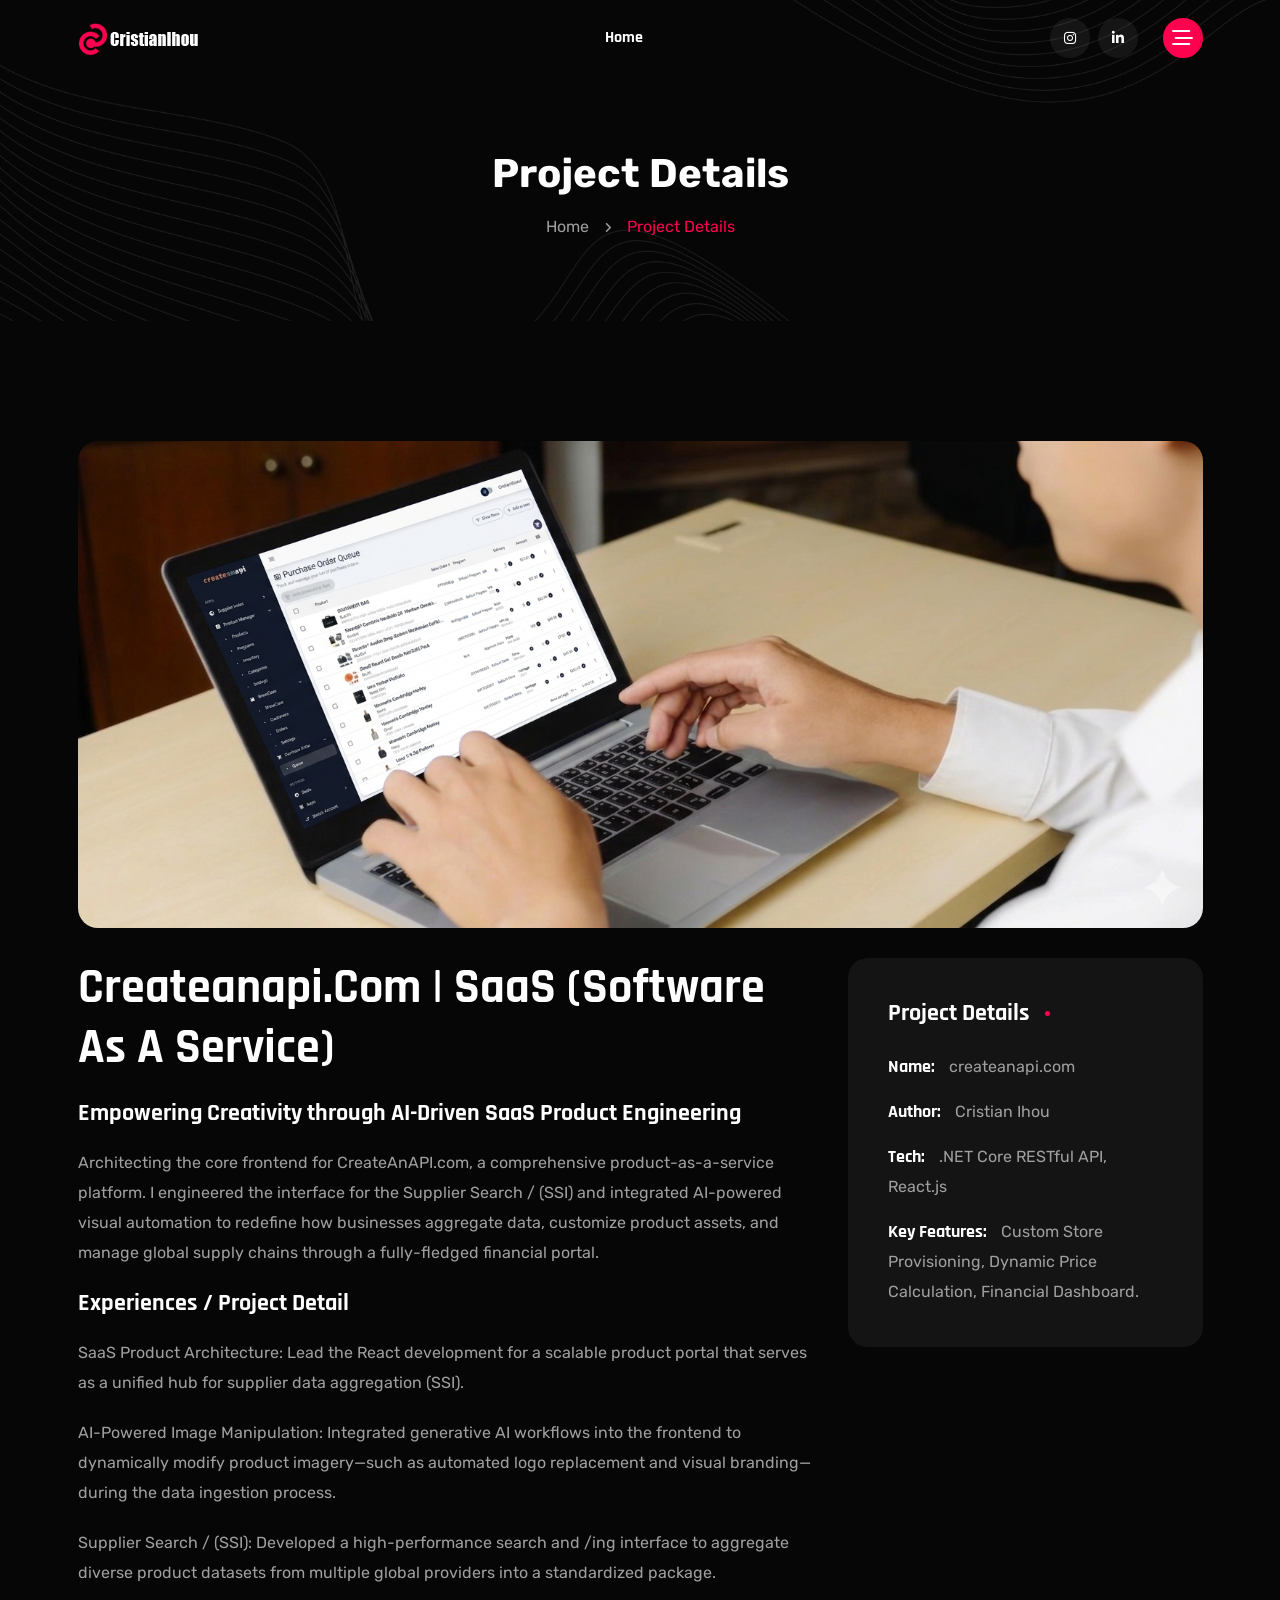
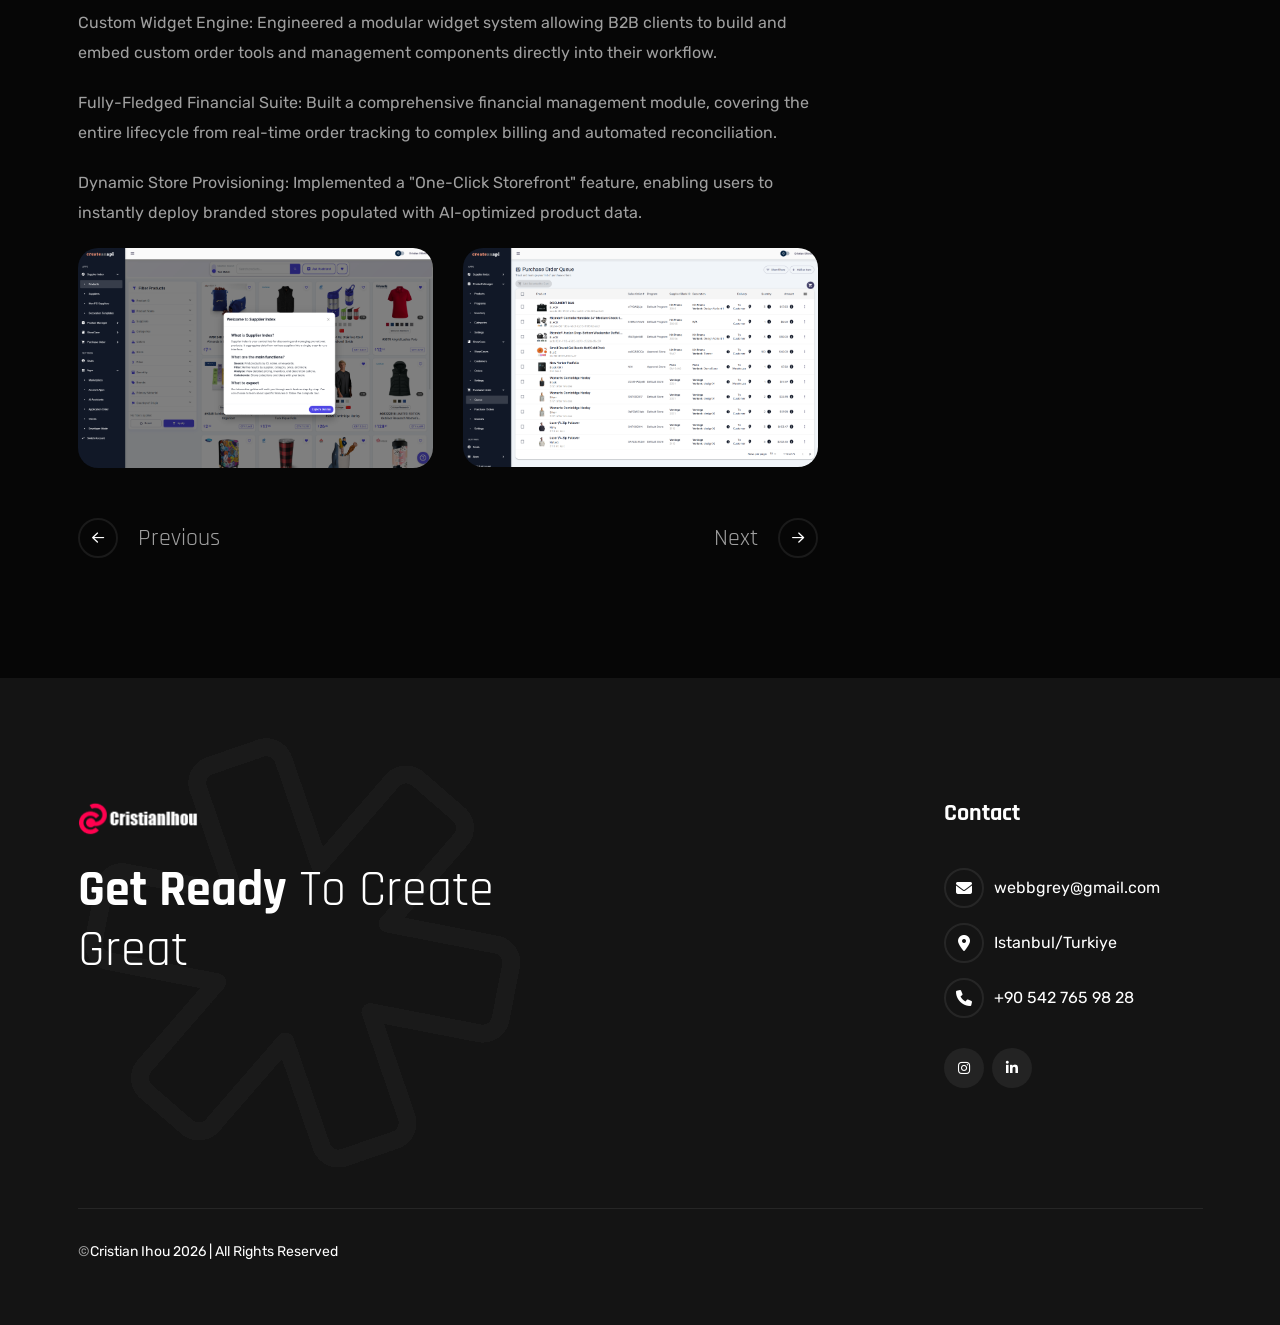
<file: project-details-3/index.html>
<!DOCTYPE html>
<html lang="en">

<head>
    <meta charset="UTF-8">
    <meta http-equiv="X-UA-Compatible" content="IE=edge">
    <meta name="viewport" content="width=device-width, initial-scale=1.0">
    <meta name="description"
        content="Cristian Ihou Portfolio">
    <link rel="shortcut icon" type="image/x-icon" href="../assets/images/favicon.svg">
    <title>Cristian Ihou CV Portfolio</title>
    <!-- Bootstrap min css -->
    <link rel="stylesheet" href="../assets/css/vendor/fontawesome.css">
    <link rel="stylesheet" href="../assets/css/plugins/swiper.css">
    <link rel="stylesheet" href="../assets/css/plugins/odometer.css">
    <link rel="stylesheet" href="../assets/css/vendor/animate.min.css">
    <link rel="stylesheet" href="../assets/css/vendor/bootstrap.min.css">
    <!-- custom css -->
    <link rel="stylesheet" href="../assets/css/style.css">
</head>

<body>

    <!-- tpm-header-area start -->
    <header class="tmp-header-area-start header-one header--sticky header--transparent">
        <div class="container">
            <div class="row">
                <div class="col-lg-12">
                    <div class="header-content">
                        <div class="logo">
                            <a href="/">
                                <img class="logo-dark" src="../assets/images/logo/white-logo-reeni.png"
                                    alt="Cristian Ihou">
                                <img class="logo-white" src="../assets/images/logo/logo-white.png"
                                    alt="Cristian Ihou">
                            </a>
                        </div>
                        <nav class="tmp-mainmenu-nav d-none d-xl-block">
                            <ul class="tmp-mainmenu">
                                <li>
                                    <a href="/">Home
                                    </a>
                                </li>
                            </ul>

                        </nav>
                        <div class="tmp-header-right">
                            <div class="social-share-wrapper d-none d-md-block">
                                <div class="social-link">
                                    <a href="#"><i class="fa-brands fa-instagram"></i></a>
                                    <a href="https://www.linkedin.com/in/ihoucristian/"><i class="fa-brands fa-linkedin-in"></i></a>
                                </div>
                            </div>
                            <div class="actions-area">
                                <div class="tmp-side-collups-area d-none d-xl-block">
                                    <button class="tmp-menu-bars tmp_button_active"><i
                                            class="fa-regular fa-bars-staggered"></i></button>
                                </div>
                                <div class="tmp-side-collups-area d-block d-xl-none">
                                    <button class="tmp-menu-bars humberger_menu_active"><i
                                            class="fa-regular fa-bars-staggered"></i></button>
                                </div>
                            </div>
                        </div>
                    </div>
                </div>
            </div>
        </div>
    </header>
    <!-- tpm-header-area end -->

    <div class="d-none d-xl-block">
        <div class="tmp-sidebar-area tmp_side_bar">
            <div class="inner">
                <div class="top-area">
                    <a href="/" class="logo">
                        <img class="logo-dark" src="../assets/images/logo/white-logo-reeni.png"
                            alt="Cristian Ihou">
                        <img class="logo-white" src="../assets/images/logo/logo-white.png"
                            alt="Cristian Ihou">
                    </a>
                    <div class="close-icon-area">
                        <button class="tmp-round-action-btn close_side_menu_active">
                            <i class="fa-sharp fa-light fa-xmark"></i>
                        </button>
                    </div>
                </div>
                <div class="content-wrapper">
                    <div class="image-area-feature">
                        <a href="/">
                            <img src="../assets/images/logo/man.png" alt="personal-logo">
                        </a>
                    </div>
                    <h5 class="title mt--30">Developer delivering exceptional Webflow, and ReactJS solutions.</h5>
                    <p class="disc">I am a skilled freelancer specializing in Webflow development, and
                        ReactJS projects. I deliver creative, dynamic, and user-centric web solutions.
                    </p>
                    <div class="short-contact-area">
                        <!-- single contact information -->
                        <div class="single-contact">
                            <i class="fa-solid fa-phone"></i>
                            <div class="information tmp-link-animation">
                                <span>Call Now</span>
                                <a href="#" class="number">+90 542 765 98 28</a>
                            </div>
                        </div>
                        <!-- single contact information end -->

                        <!-- single contact information -->
                        <div class="single-contact">
                            <i class="fa-solid fa-envelope"></i>
                            <div class="information tmp-link-animation">
                                <span>Mail Me</span>
                                <a href="#" class="number">webbgrey@gmail.com</a>
                            </div>
                        </div>
                        <!-- single contact information end -->

                        <!-- single contact information -->
                        <div class="single-contact">
                            <i class="fa-solid fa-location-crosshairs"></i>
                            <div class="information tmp-link-animation">
                                <span>My Address</span>
                                <span class="number">Istanbul/Turkiye</span>
                            </div>
                        </div>
                        <!-- single contact information end -->
                    </div>
                    <!-- social area start -->
                    <div class="social-wrapper mt--20">
                        <span class="subtitle">find with me</span>
                        <div class="social-link">
                            <a href="#"><i class="fa-brands fa-instagram"></i></a>
                            <a href="#"><i class="fa-brands fa-linkedin-in"></i></a>
                        </div>
                    </div>
                    <!-- social area end -->
                </div>
            </div>
        </div>
        <a class="overlay_close_side_menu close_side_menu_active" href="javascript:void(0);"></a>
    </div>

    <div class="d-block d-xl-none">
        <div class="tmp-popup-mobile-menu">
            <div class="inner">
                <div class="header-top">
                    <div class="logo">
                        <a href="/" class="logo-area">
                            <img class="logo-dark" src="../assets/images/logo/white-logo-reeni.png"
                                alt="Cristian Ihou">
                            <img class="logo-white" src="../assets/images/logo/logo-white.png"
                                alt="Cristian Ihou">
                        </a>

                    </div>
                    <div class="close-menu">
                        <button class="close-button tmp-round-action-btn">
                            <i class="fa-sharp fa-light fa-xmark"></i>
                        </button>
                    </div>
                </div>
                <ul class="tmp-mainmenu">
                    <li>
                        <a href="/">Home
                        </a>
                    </li>
                </ul>


                <div class="social-wrapper mt--40">
                    <span class="subtitle">find with me</span>
                    <div class="social-link">
                        <a href="#"><i class="fa-brands fa-instagram"></i></a>
                        <a href="#"><i class="fa-brands fa-linkedin-in"></i></a>

                    </div>
                </div>
                <!-- social area end -->



            </div>
        </div>
    </div>

    <!-- Breadcrumb Area Start -->
    <div class="breadcrumb-area breadcrumb-bg">
        <div class="container">
            <div class="row">
                <div class="col-lg-12">
                    <div class="breadcrumb-inner text-center">
                        <h1 class="title split-collab">Project Details</h1>
                        <ul class="page-list">
                            <li class="tmp-breadcrumb-item"><a href="/">Home</a></li>
                            <li class="icon"><i class="fa-solid fa-angle-right"></i></li>
                            <li class="tmp-breadcrumb-item active">Project Details</li>
                        </ul>
                    </div>
                </div>
            </div>
        </div>
    </div>
    <!-- Breadcrumb Area End -->


    <div class="project-details-area-wrapper tmp-section-gap">
        <div class="container">
            <div class="row">
                <div class="col-lg-12">
                    <div class="project-details-thumnail-wrap">
                        <img src="../assets/images/projects-details/thumnail-img-3.png" alt="thumbnail">
                    </div>
                </div>
                <div class="col-lg-8">
                    <div class="project-details-content-wrap">
                        <h2 class="title">Createanapi.com | SaaS (Software as a Service)</h2>
                        <h2 class="mini-title">Empowering Creativity through
AI-Driven SaaS Product Engineering</h2>
                        <p class="docs">
Architecting the core frontend for CreateAnAPI.com, a comprehensive product-as-a-service platform. I engineered the interface for the Supplier Search / (SSI) and integrated AI-powered visual automation to redefine how businesses aggregate data, customize product assets, and manage global supply chains through a fully-fledged financial portal.</p>
                            <h2 class="mini-title">Experiences / Project Detail</h2>
                            <p class="docs">SaaS Product Architecture: Lead the React development for a scalable product portal that serves as a unified hub for supplier data aggregation (SSI).</p>
                        <!-- <div class="check-box-wrap">
                            <ul>
                                <li>
                                    <h4 class="check-box-item"><span><i
                                                class="fa-solid fa-circle-check"></i></span>Ui/visual Design</h4>
                                </li>
                                <li>
                                    <h4 class="check-box-item"><span><i
                                                class="fa-solid fa-circle-check"></i></span>App Development</h4>
                                </li>
                                <li>
                                    <h4 class="check-box-item"><span><i
                                                class="fa-solid fa-circle-check"></i></span>Software Developer</h4>
                                </li>
                            </ul>
                        </div> -->
                        <p class="docs">AI-Powered Image Manipulation: Integrated generative AI workflows into the frontend to dynamically modify product imagery—such as automated logo replacement and visual branding—during the data ingestion process.</p>

<p class="docs">Supplier Search / (SSI): Developed a high-performance search and /ing interface to aggregate diverse product datasets from multiple global providers into a standardized package.</p>

<p class="docs">Custom Widget Engine: Engineered a modular widget system allowing B2B clients to build and embed custom order tools and management components directly into their workflow.</p>

<p class="docs">Fully-Fledged Financial Suite: Built a comprehensive financial management module, covering the entire lifecycle from real-time order tracking to complex billing and automated reconciliation.</p>

<p class="docs">Dynamic Store Provisioning: Implemented a "One-Click Storefront" feature, enabling users to instantly deploy branded stores populated with AI-optimized product data.</p>
                        <div class="project-details-swiper-wrapper">
                            <div class="swiper project-details-swiper">
                                <div class="swiper-wrapper">
                                    <div class="swiper-slide">
                                        <div class="project-details-img">
                                            <img src="../assets/images/projects-details/caa-2.png" alt="swiper-img">
                                        </div>
                                    </div>
                                    <div class="swiper-slide">
                                        <div class="project-details-img">
                                            <img src="../assets/images/projects-details/caa-3.png" alt="swiper-img">
                                        </div>
                                    </div>
                                    <div class="swiper-slide">
                                        <div class="project-details-img">
                                            <img src="../assets/images/projects-details/caa-4.png" alt="swiper-img">
                                        </div>
                                    </div>
                                    <div class="swiper-slide">
                                        <div class="project-details-img">
                                            <img src="../assets/images/projects-details/caa-5.png" alt="swiper-img">
                                        </div>
                                    </div>
                                    <div class="swiper-slide">
                                        <div class="project-details-img">
                                            <img src="../assets/images/projects-details/caa-6.png" alt="swiper-img">
                                        </div>
                                    </div>
                                    <div class="swiper-slide">
                                        <div class="project-details-img">
                                            <img src="../assets/images/projects-details/caa-7.png" alt="swiper-img">
                                        </div>
                                    </div>
                                    <div class="swiper-slide">
                                        <div class="project-details-img">
                                            <img src="../assets/images/projects-details/caa-8.png" alt="swiper-img">
                                        </div>
                                    </div>
                                    <div class="swiper-slide">
                                        <div class="project-details-img">
                                            <img src="../assets/images/projects-details/caa-9.png" alt="swiper-img">
                                        </div>
                                    </div>
                                </div>
                            </div>
                            <div class="project-details-swiper-btn">
                                <div class="project-swiper-button-prev"><span><i
                                            class="fa-solid fa-arrow-left"></i></span>Previous</div>
                                <div class="project-swiper-button-next">Next <span><i
                                            class="fa-solid fa-arrow-right"></i></span></div>
                            </div>
                        </div>
                    </div>
                    <!-- Tpm Get In touch start -->
                    <!-- <section class="get-in-touch-area pt--80">
                        <div class="container p-0">
                            <div class="contact-get-in-touch-wrap">
                                <div class="get-in-touch-wrapper tmponhover">
                                    <div class="row g-5 align-items-center">
                                        <div class="col-lg-12">
                                            <div class="contact-inner">
                                                <div class="contact-form">
                                                    <form class="tmp-dynamic-form" id="contact-form" method="POST" action="mail.php">
                                                        <div class="contact-form-wrapper row">
                                                            <div class="col-lg-6">
                                                                <div class="form-group">
                                                                    <input class="input-field" name="contact-name" id="contact-name" placeholder="Your Name" type="text" required="">
                                                                </div>
                                                            </div>

                                                            <div class="col-lg-6">
                                                                <div class="form-group">
                                                                    <input class="input-field" name="contact-phone" id="contact-phone" placeholder="Phone Number" type="number" required="">
                                                                </div>
                                                            </div>

                                                            <div class="col-lg-6">
                                                                <div class="form-group">
                                                                    <input class="input-field" id="contact-email" name="contact-email" placeholder="Your Email" type="text">
                                                                </div>
                                                            </div>

                                                            <div class="col-lg-6">
                                                                <div class="form-group">
                                                                    <input class="input-field" type="text" id="subject" name="subject" placeholder="Subject">
                                                                </div>
                                                            </div>
                                                            <div class="col-lg-12">
                                                                <div class="form-group">
                                                                    <textarea class="input-field" placeholder="Your Message" name="contact-message" id="contact-message"></textarea>
                                                                </div>
                                                            </div>
                                                            <div class="col-lg-12">
                                                                <div class="tmp-button-here">
                                                                    <button class="tmp-btn hover-icon-reverse radius-round w-100" name="submit" type="submit" id="submit">
                                                                        <span class="icon-reverse-wrapper">
                                                    <span class="btn-text">Appointment Now</span>
                                                                        <span class="btn-icon"><i class="fa-sharp fa-regular fa-arrow-right"></i></span>
                                                                        <span class="btn-icon"><i class="fa-sharp fa-regular fa-arrow-right"></i></span>
                                                                        </span>
                                                                    </button>
                                                                </div>
                                                            </div>
                                                        </div>
                                                    </form>
                                                </div>
                                            </div>
                                        </div>
                                    </div>
                                </div>
                            </div>
                        </div>
                    </section> -->
                    <!-- Tpm Get In touch End -->
                </div>
                <div class="col-lg-4">
                    <div class="signle-side-bar project-details-area tmponhover">
                        <div class="header">
                            <h3 class="title">Project Details</h3>
                        </div>
                        <div class="body">
                            <div class="project-details-info">Name: <span>createanapi.com</span></div>
                            <div class="project-details-info">Author: <span>Cristian Ihou</span></div>
                            <div class="project-details-info">Tech: <span>.NET Core RESTful API, React.js</span></div>
                            <div class="project-details-info">Key Features: <span>Custom Store Provisioning, Dynamic Price Calculation, Financial Dashboard.</span></div>
                        </div>
                    </div>
                </div>
            </div>
        </div>
    </div>
    <!-- Start Footer Area  -->
    <footer class="footer-area footer-style-one-wrapper bg-color-footer bg_images tmp-section-gap">
        <div class="container">
            <div class="footer-main footer-style-one">
                <div class="row g-5">
                    <div class="col-lg-5 col-md-6">
                        <div class="single-footer-wrapper border-right mr--20">
                            <div class="logo">
                                <a href="/">
                                    <img src="../assets/images/logo/white-logo-reeni.png"
                                        alt="Cristian Ihou">
                                </a>
                            </div>
                            <p class="description"><span>Get Ready</span> To Create Great</p>
                            <!-- <form action="#" class="newsletter-form-1 mt--40">
                                <input type="email" placeholder="Email Adress">
                                <span class="form-icon"><i class="fa-regular fa-envelope"></i></span>
                            </form> -->
                        </div>
                    </div>
                    <div class="col-lg-4 col-md-6">
                        <!-- <div class="single-footer-wrapper quick-link-wrap">
                            <h5 class="ft-title">Quick Link</h5>
                            <ul class="ft-link tmp-link-animation">
                                <li>
                                    <a href="about">About Me</a>
                                </li>
                                <li>
                                    <a href="service">Service</a>
                                </li>
                                <li>
                                    <a href="contact">Contact Me</a>
                                </li>
                                <li>
                                    <a href="blog">Blog Post</a>
                                </li>
                                <li>
                                    <a href="contact">Pricing</a>
                                </li>
                            </ul>
                        </div> -->
                    </div>
                    <div class="col-lg-3 col-md-6">
                        <div class="single-footer-wrapper contact-wrap">
                            <h5 class="ft-title">Contact </h5>
                            <ul class="ft-link tmp-link-animation">
                                <li><span class="ft-icon"><i class="fa-solid fa-envelope"></i></span><a
                                        href="#">webbgrey@gmail.com</a></li>
                                <li><span class="ft-icon"><i
                                            class="fa-solid fa-location-dot"></i></span>Istanbul/Turkiye</li>
                                <li><span class="ft-icon"><i class="fa-solid fa-phone"></i></span>+90 542
                                    765 98 28</li>
                            </ul>
                            <div class="social-link footer">
                                <a href="#"><i class="fa-brands fa-instagram"></i></a>
                                <a href="#"><i class="fa-brands fa-linkedin-in"></i></a>
                            </div>
                        </div>
                    </div>
                </div>
            </div>
        </div>
                <div class="footer-bg-img">
            <img src="../assets/images/footer/footer-bg-img.png" alt="footer-img">
        </div>
    </footer>
    <div class="copyright-area-one">
        <div class="container">
            <div class="row">
                <div class="col-lg-12">
                    <div class="main-wrapper">
                        <p class="copy-right-para tmp-link-animation"> ©<a href="#" target="_blank">Cristian Ihou
                                <script>
                                    document.write(new Date().getFullYear())
                                </script> | All Rights Reserved
                        </p>
                        <!-- <ul class="tmp-link-animation">
                            <li><a href="#">Trams & Condition</a></li>
                            <li><a href="#">Privacy Policy</a></li>
                            <li><a href="contact">Contact Us</a></li>
                        </ul> -->
                    </div>
                </div>
            </div>
        </div>
    </div>
    <!-- End Footer Area  -->



    <!-- ready chatting option via email -->
    <!-- ready chatting option via email end -->
    <!-- progress area start -->
    <div class="scrollToTop" style="display: block;">
        <div class="arrowUp">
            <i class="fa-light fa-arrow-up"></i>
        </div>
        <div class="water" style="transform: translate(0px, 87%);">
            <svg viewBox="0 0 560 20" class="water_wave water_wave_back">
                <use xlink:href="#wave"></use>
            </svg>
            <svg viewBox="0 0 560 20" class="water_wave water_wave_front">
                <use xlink:href="#wave"></use>
            </svg>
            <svg version="1.1" xmlns="http://www.w3.org/2000/svg" xmlns:xlink="http://www.w3.org/1999/xlink" viewBox="0 0 560 20" style="display: none;">
                <symbol id="wave">
                    <path d="M420,20c21.5-0.4,38.8-2.5,51.1-4.5c13.4-2.2,26.5-5.2,27.3-5.4C514,6.5,518,4.7,528.5,2.7c7.1-1.3,17.9-2.8,31.5-2.7c0,0,0,0,0,0v20H420z" fill="#"></path>
                    <path d="M420,20c-21.5-0.4-38.8-2.5-51.1-4.5c-13.4-2.2-26.5-5.2-27.3-5.4C326,6.5,322,4.7,311.5,2.7C304.3,1.4,293.6-0.1,280,0c0,0,0,0,0,0v20H420z" fill="#"></path>
                    <path d="M140,20c21.5-0.4,38.8-2.5,51.1-4.5c13.4-2.2,26.5-5.2,27.3-5.4C234,6.5,238,4.7,248.5,2.7c7.1-1.3,17.9-2.8,31.5-2.7c0,0,0,0,0,0v20H140z" fill="#"></path>
                    <path d="M140,20c-21.5-0.4-38.8-2.5-51.1-4.5c-13.4-2.2-26.5-5.2-27.3-5.4C46,6.5,42,4.7,31.5,2.7C24.3,1.4,13.6-0.1,0,0c0,0,0,0,0,0l0,20H140z" fill="#"></path>
                </symbol>
            </svg>

        </div>
    </div>
    <!-- progress area end -->
    <!-- <div class="tmp-right-demo">
    <button class="demo-button">
        <p class="mb--0">48</p>
        <span class="text">Demos</span>
    </button>
</div> -->

<div id="imageModal" class="img-modal">
    <span class="close">&times;</span>
    <img class="modal-content" id="modalImg">
</div>



    <script src="../assets/js/vendor/jquery.js"></script>
    <script src="../assets/js/vendor/jquery-ui.min.js"></script>
    <script src="../assets/js/vendor/waypoints.min.js"></script>

    <script src="../assets/js/plugins/odometer.js"></script>
    <script src="../assets/js/vendor/appear.js"></script>


    <script src="../assets/js/vendor/jquery-one-page-nav.js"></script>
    <script src="../assets/js/plugins/swiper.js"></script>

    <script src="../assets/js/plugins/gsap.js"></script>
    <script src="../assets/js/plugins/splittext.js"></script>
    <script src="../assets/js/plugins/scrolltigger.js"></script>
    <script src="../assets/js/plugins/scrolltoplugins.js"></script>
    <script src="../assets/js/plugins/smoothscroll.js"></script>
    <!-- bootstrap Js-->
    <script src="../assets/js/vendor/bootstrap.min.js"></script>
    <script src="../assets/js/vendor/waw.js"></script>
    <script src="../assets/js/plugins/isotop.js"></script>
    <script src="../assets/js/plugins/animation.js"></script>
    <script src="../assets/js/plugins/contact.form.js"></script>
    <script src="../assets/js/vendor/backtop.js"></script>
    <script src="../assets/js/plugins/text-type.js"></script>
    <!-- custom Js -->
    <script src="../assets/js/main.js"></script>


</body>

</html>
</file>
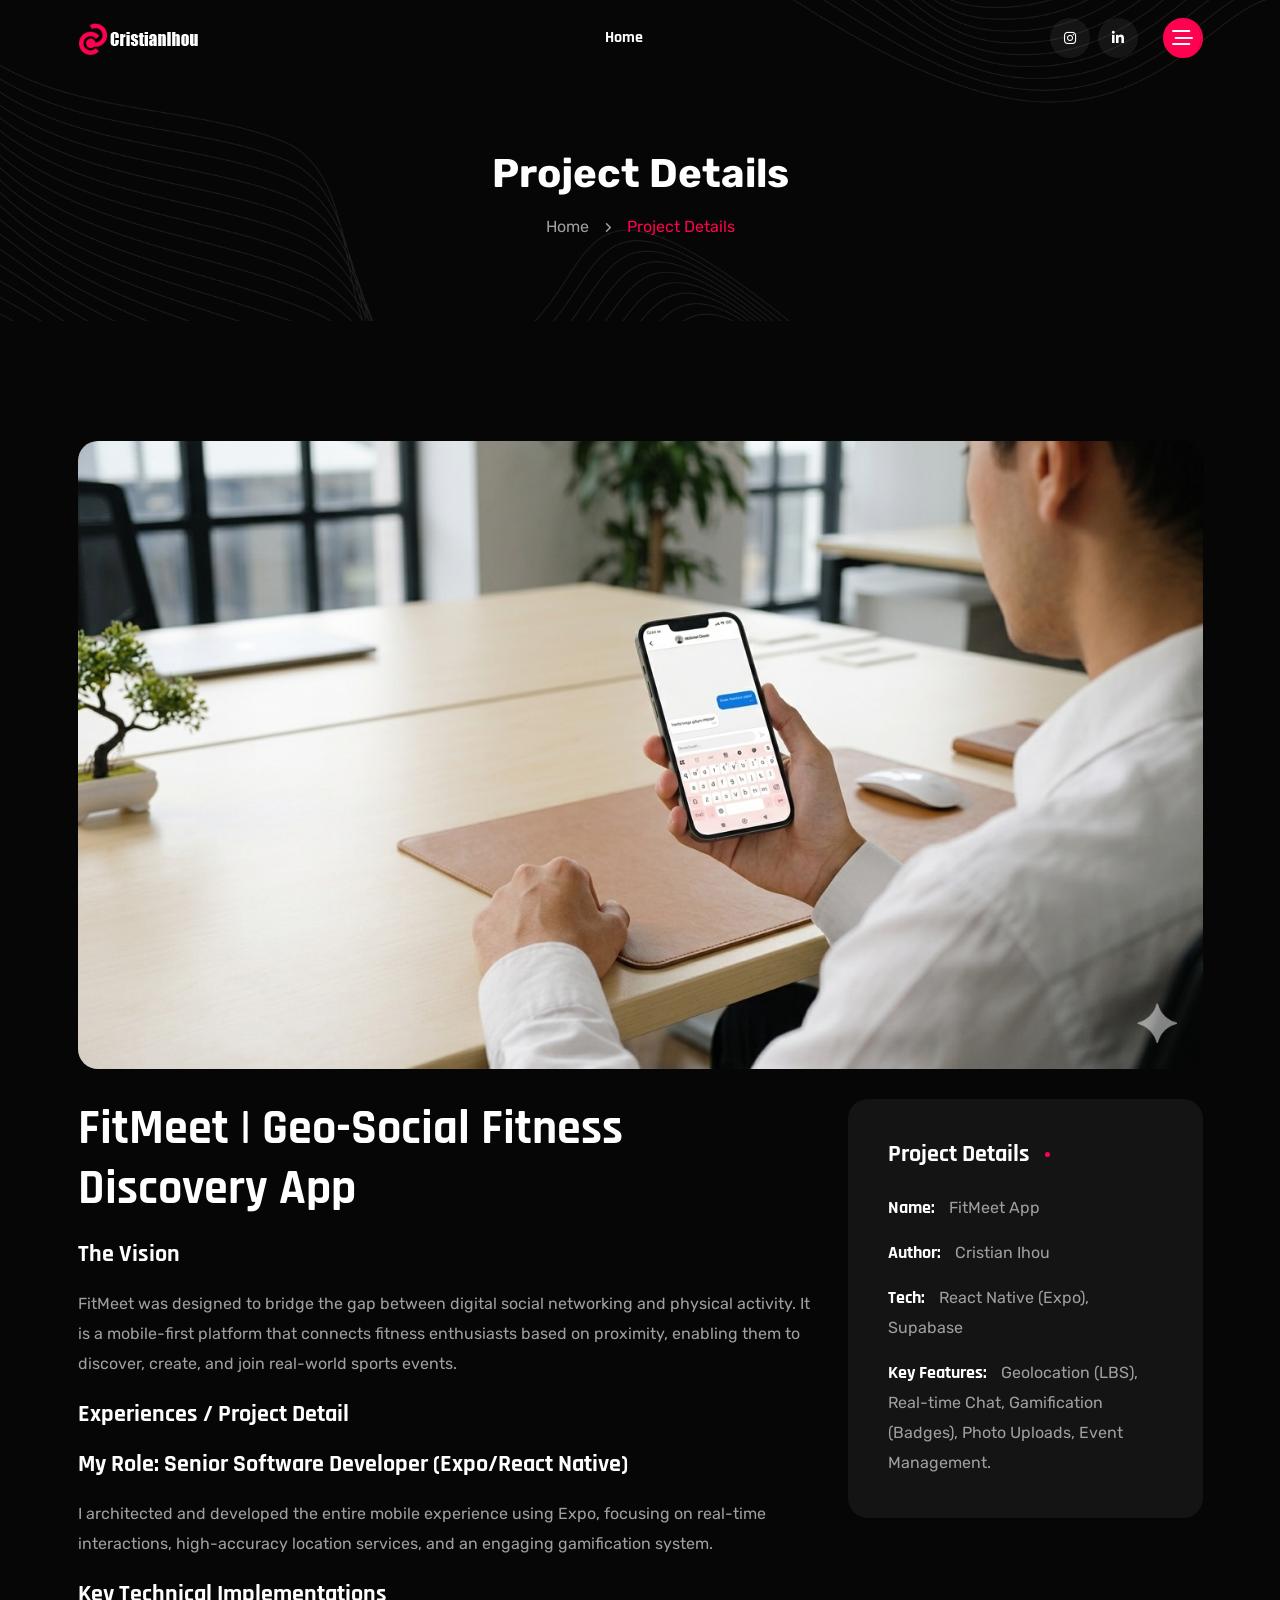
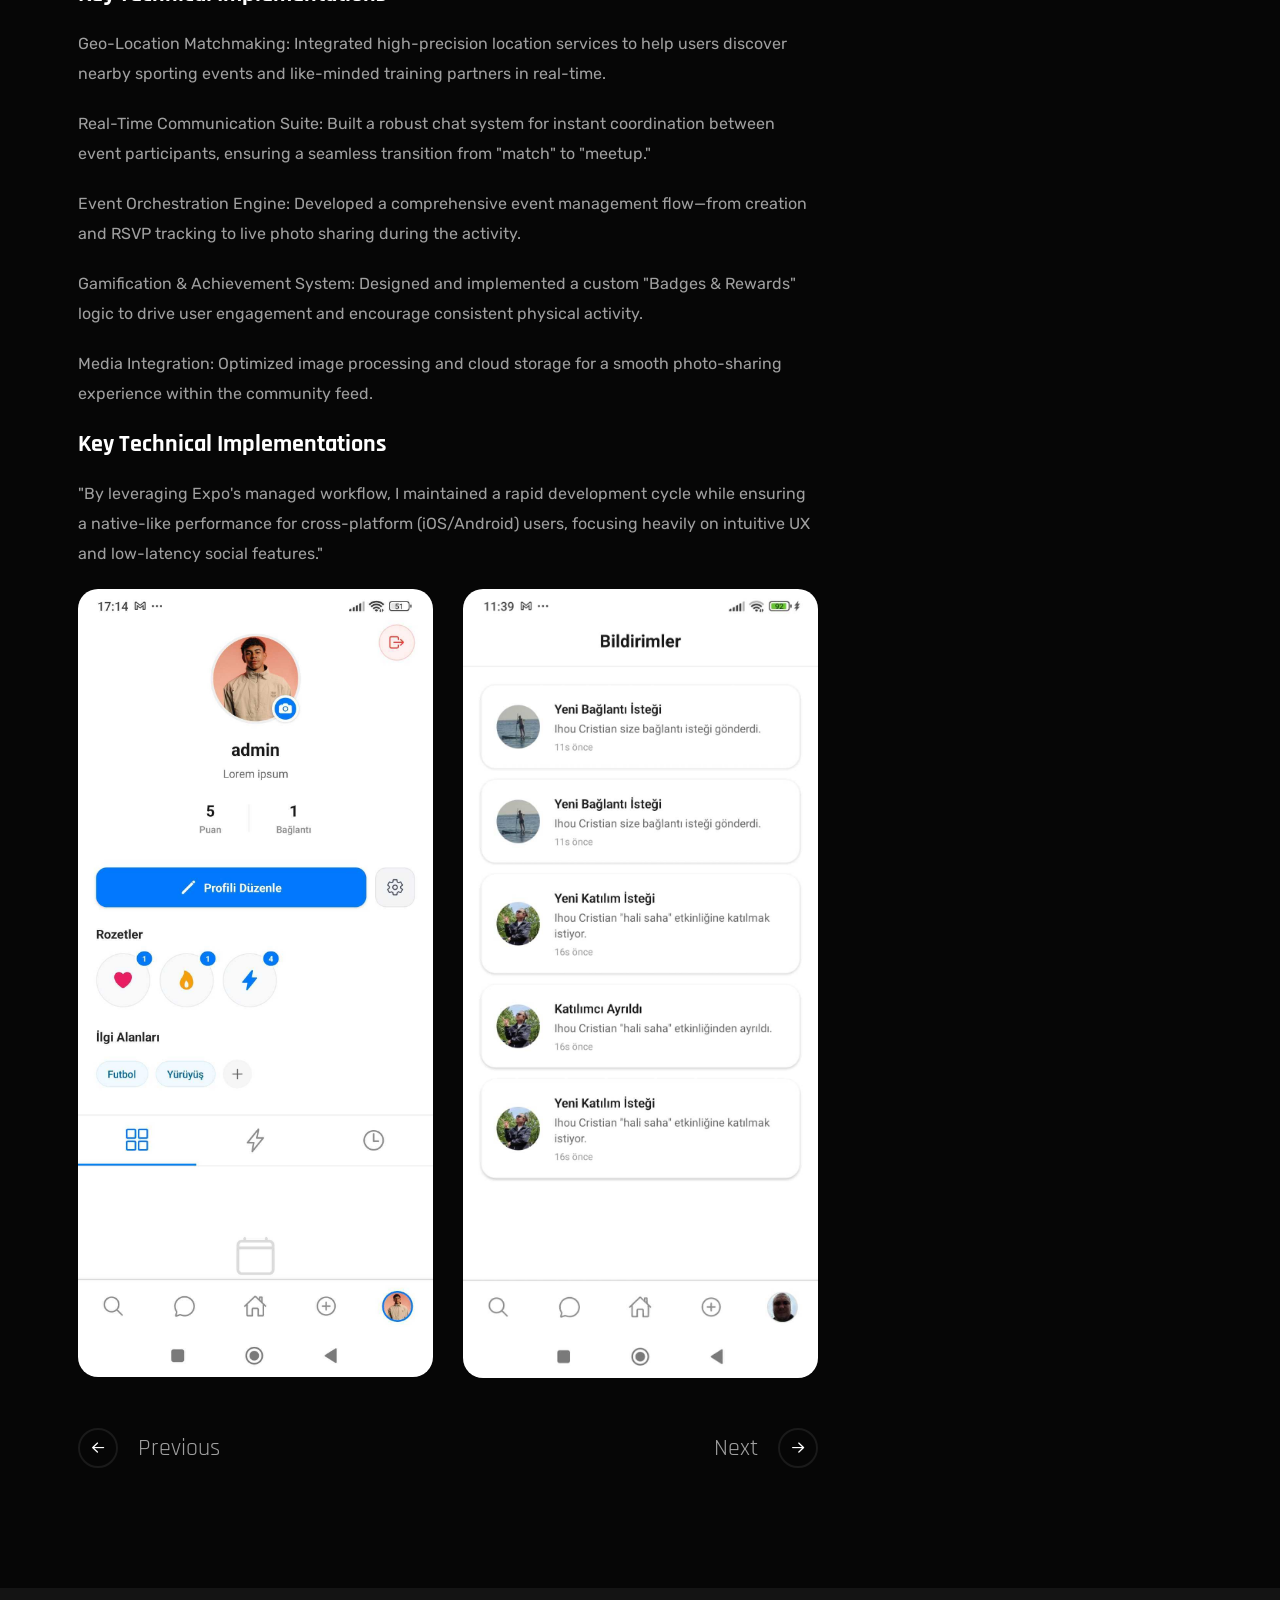
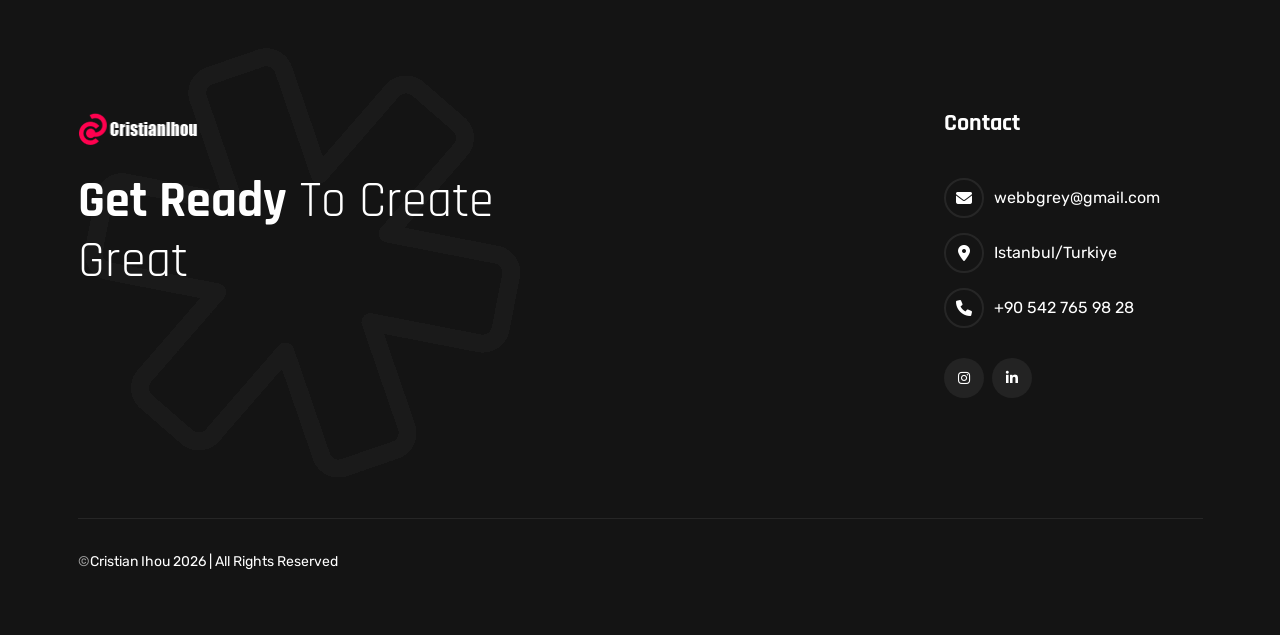
<file: project-details-4/index.html>
<!DOCTYPE html>
<html lang="en">

<head>
    <meta charset="UTF-8">
    <meta http-equiv="X-UA-Compatible" content="IE=edge">
    <meta name="viewport" content="width=device-width, initial-scale=1.0">
    <meta name="description"
        content="Cristian Ihou Portfolio">
    <link rel="shortcut icon" type="image/x-icon" href="../assets/images/favicon.svg">
    <title>Cristian Ihou CV Portfolio</title>
    <!-- Bootstrap min css -->
    <link rel="stylesheet" href="../assets/css/vendor/fontawesome.css">
    <link rel="stylesheet" href="../assets/css/plugins/swiper.css">
    <link rel="stylesheet" href="../assets/css/plugins/odometer.css">
    <link rel="stylesheet" href="../assets/css/vendor/animate.min.css">
    <link rel="stylesheet" href="../assets/css/vendor/bootstrap.min.css">
    <!-- custom css -->
    <link rel="stylesheet" href="../assets/css/style.css">
</head>

<body>

    <!-- tpm-header-area start -->
    <header class="tmp-header-area-start header-one header--sticky header--transparent">
        <div class="container">
            <div class="row">
                <div class="col-lg-12">
                    <div class="header-content">
                        <div class="logo">
                            <a href="/">
                                <img class="logo-dark" src="../assets/images/logo/white-logo-reeni.png"
                                    alt="Cristian Ihou">
                                <img class="logo-white" src="../assets/images/logo/logo-white.png"
                                    alt="Cristian Ihou">
                            </a>
                        </div>
                        <nav class="tmp-mainmenu-nav d-none d-xl-block">
                            <ul class="tmp-mainmenu">
                                <li>
                                    <a href="/">Home
                                    </a>
                                </li>
                            </ul>

                        </nav>
                        <div class="tmp-header-right">
                            <div class="social-share-wrapper d-none d-md-block">
                                <div class="social-link">
                                    <a href="#"><i class="fa-brands fa-instagram"></i></a>
                                    <a href="https://www.linkedin.com/in/ihoucristian/"><i class="fa-brands fa-linkedin-in"></i></a>
                                </div>
                            </div>
                            <div class="actions-area">
                                <div class="tmp-side-collups-area d-none d-xl-block">
                                    <button class="tmp-menu-bars tmp_button_active"><i
                                            class="fa-regular fa-bars-staggered"></i></button>
                                </div>
                                <div class="tmp-side-collups-area d-block d-xl-none">
                                    <button class="tmp-menu-bars humberger_menu_active"><i
                                            class="fa-regular fa-bars-staggered"></i></button>
                                </div>
                            </div>
                        </div>
                    </div>
                </div>
            </div>
        </div>
    </header>
    <!-- tpm-header-area end -->

    <div class="d-none d-xl-block">
        <div class="tmp-sidebar-area tmp_side_bar">
            <div class="inner">
                <div class="top-area">
                    <a href="/" class="logo">
                        <img class="logo-dark" src="../assets/images/logo/white-logo-reeni.png"
                            alt="Cristian Ihou">
                        <img class="logo-white" src="../assets/images/logo/logo-white.png"
                            alt="Cristian Ihou">
                    </a>
                    <div class="close-icon-area">
                        <button class="tmp-round-action-btn close_side_menu_active">
                            <i class="fa-sharp fa-light fa-xmark"></i>
                        </button>
                    </div>
                </div>
                <div class="content-wrapper">
                    <div class="image-area-feature">
                        <a href="/">
                            <img src="../assets/images/logo/man.png" alt="personal-logo">
                        </a>
                    </div>
                    <h5 class="title mt--30">Developer delivering exceptional Webflow, and ReactJS solutions.</h5>
                    <p class="disc">I am a skilled freelancer specializing in Webflow development, and
                        ReactJS projects. I deliver creative, dynamic, and user-centric web solutions.
                    </p>
                    <div class="short-contact-area">
                        <!-- single contact information -->
                        <div class="single-contact">
                            <i class="fa-solid fa-phone"></i>
                            <div class="information tmp-link-animation">
                                <span>Call Now</span>
                                <a href="#" class="number">+90 542 765 98 28</a>
                            </div>
                        </div>
                        <!-- single contact information end -->

                        <!-- single contact information -->
                        <div class="single-contact">
                            <i class="fa-solid fa-envelope"></i>
                            <div class="information tmp-link-animation">
                                <span>Mail Me</span>
                                <a href="#" class="number">webbgrey@gmail.com</a>
                            </div>
                        </div>
                        <!-- single contact information end -->

                        <!-- single contact information -->
                        <div class="single-contact">
                            <i class="fa-solid fa-location-crosshairs"></i>
                            <div class="information tmp-link-animation">
                                <span>My Address</span>
                                <span class="number">Istanbul/Turkiye</span>
                            </div>
                        </div>
                        <!-- single contact information end -->
                    </div>
                    <!-- social area start -->
                    <div class="social-wrapper mt--20">
                        <span class="subtitle">find with me</span>
                        <div class="social-link">
                            <a href="#"><i class="fa-brands fa-instagram"></i></a>
                            <a href="https://www.linkedin.com/in/ihoucristian/"><i class="fa-brands fa-linkedin-in"></i></a>
                        </div>
                    </div>
                    <!-- social area end -->
                </div>
            </div>
        </div>
        <a class="overlay_close_side_menu close_side_menu_active" href="javascript:void(0);"></a>
    </div>

    <div class="d-block d-xl-none">
        <div class="tmp-popup-mobile-menu">
            <div class="inner">
                <div class="header-top">
                    <div class="logo">
                        <a href="/" class="logo-area">
                            <img class="logo-dark" src="../assets/images/logo/white-logo-reeni.png"
                                alt="Cristian Ihou">
                            <img class="logo-white" src="../assets/images/logo/logo-white.png"
                                alt="Cristian Ihou">
                        </a>

                    </div>
                    <div class="close-menu">
                        <button class="close-button tmp-round-action-btn">
                            <i class="fa-sharp fa-light fa-xmark"></i>
                        </button>
                    </div>
                </div>
                <ul class="tmp-mainmenu">
                    <li>
                        <a href="/">Home
                        </a>
                    </li>
                    <li>
                        <a href="contact">Contact</a>
                    </li>
                </ul>


                <div class="social-wrapper mt--40">
                    <span class="subtitle">find with me</span>
                    <div class="social-link">
                        <a href="#"><i class="fa-brands fa-instagram"></i></a>
                        <a href="https://www.linkedin.com/in/ihoucristian/"><i class="fa-brands fa-linkedin-in"></i></a>

                    </div>
                </div>
                <!-- social area end -->



            </div>
        </div>
    </div>

    <!-- Breadcrumb Area Start -->
    <div class="breadcrumb-area breadcrumb-bg">
        <div class="container">
            <div class="row">
                <div class="col-lg-12">
                    <div class="breadcrumb-inner text-center">
                        <h1 class="title split-collab">Project Details</h1>
                        <ul class="page-list">
                            <li class="tmp-breadcrumb-item"><a href="/">Home</a></li>
                            <li class="icon"><i class="fa-solid fa-angle-right"></i></li>
                            <li class="tmp-breadcrumb-item active">Project Details</li>
                        </ul>
                    </div>
                </div>
            </div>
        </div>
    </div>
    <!-- Breadcrumb Area End -->


    <div class="project-details-area-wrapper tmp-section-gap">
        <div class="container">
            <div class="row">
                <div class="col-lg-12">
                    <div class="project-details-thumnail-wrap">
                        <img src="../assets/images/projects-details/fit7.png" alt="thumbnail">
                    </div>
                </div>
                <div class="col-lg-8">
                    <div class="project-details-content-wrap">
                        <h2 class="title">FitMeet | Geo-Social Fitness Discovery App</h2>
                        <h2 class="mini-title">The Vision</h2>
                        <p class="docs">
FitMeet was designed to bridge the gap between digital social networking and physical activity. It is a mobile-first platform that connects fitness enthusiasts based on proximity, enabling them to discover, create, and join real-world sports events.                           <h2 class="mini-title">Experiences / Project Detail</h2>
<h2 class="mini-title">My Role: Senior Software Developer (Expo/React Native)</h2>                            
<p class="docs">I architected and developed the entire mobile experience using Expo, focusing on real-time interactions, high-accuracy location services, and an engaging gamification system.</p>
                        <!-- <div class="check-box-wrap">
                            <ul>
                                <li>
                                    <h4 class="check-box-item"><span><i
                                                class="fa-solid fa-circle-check"></i></span>Ui/visual Design</h4>
                                </li>
                                <li>
                                    <h4 class="check-box-item"><span><i
                                                class="fa-solid fa-circle-check"></i></span>App Development</h4>
                                </li>
                                <li>
                                    <h4 class="check-box-item"><span><i
                                                class="fa-solid fa-circle-check"></i></span>Software Developer</h4>
                                </li>
                            </ul>
                        </div> -->
                        <h2 class="mini-title">Key Technical Implementations</h2>       
                        <p class="docs">Geo-Location Matchmaking: Integrated high-precision location services to help users discover nearby sporting events and like-minded training partners in real-time.</p>

<p class="docs">Real-Time Communication Suite: Built a robust chat system for instant coordination between event participants, ensuring a seamless transition from "match" to "meetup."</p>

<p class="docs">Event Orchestration Engine: Developed a comprehensive event management flow—from creation and RSVP tracking to live photo sharing during the activity.</p>

<p class="docs">Gamification & Achievement System: Designed and implemented a custom "Badges & Rewards" logic to drive user engagement and encourage consistent physical activity.</p>

<p class="docs">Media Integration: Optimized image processing and cloud storage for a smooth photo-sharing experience within the community feed.</p>
<h2 class="mini-title">Key Technical Implementations</h2>
<p class="docs">"By leveraging Expo's managed workflow, I maintained a rapid development cycle while ensuring a native-like performance for cross-platform (iOS/Android) users, focusing heavily on intuitive UX and low-latency social features."</p>
                        <div class="project-details-swiper-wrapper">
                            <div class="swiper project-details-swiper">
                                <div class="swiper-wrapper">
                                    <div class="swiper-slide">
                                        <div class="project-details-img">
                                            <img src="../assets/images/projects-details/fit-1.jpg" alt="swiper-img">
                                        </div>
                                    </div>
                                    <div class="swiper-slide">
                                        <div class="project-details-img">
                                            <img src="../assets/images/projects-details/fit3.jpg" alt="swiper-img">
                                        </div>
                                    </div>
                                    <div class="swiper-slide">
                                        <div class="project-details-img">
                                            <img src="../assets/images/projects-details/fit-4.jpeg" alt="swiper-img">
                                        </div>
                                    </div>
                                    <div class="swiper-slide">
                                        <div class="project-details-img">
                                            <img src="../assets/images/projects-details/fit-5.jpeg" alt="swiper-img">
                                        </div>
                                    </div>
                                    <div class="swiper-slide">
                                        <div class="project-details-img">
                                            <img src="../assets/images/projects-details/fit-6.jpeg" alt="swiper-img">
                                        </div>
                                    </div>
                                    <div class="swiper-slide">
                                        <div class="project-details-img">
                                            <img src="../assets/images/projects-details/fit2.jpg" alt="swiper-img">
                                        </div>
                                    </div>

                                </div>
                            </div>
                            <div class="project-details-swiper-btn">
                                <div class="project-swiper-button-prev"><span><i
                                            class="fa-solid fa-arrow-left"></i></span>Previous</div>
                                <div class="project-swiper-button-next">Next <span><i
                                            class="fa-solid fa-arrow-right"></i></span></div>
                            </div>
                        </div>
                    </div>
                    <!-- Tpm Get In touch start -->
                    <!-- <section class="get-in-touch-area pt--80">
                        <div class="container p-0">
                            <div class="contact-get-in-touch-wrap">
                                <div class="get-in-touch-wrapper tmponhover">
                                    <div class="row g-5 align-items-center">
                                        <div class="col-lg-12">
                                            <div class="contact-inner">
                                                <div class="contact-form">
                                                    <form class="tmp-dynamic-form" id="contact-form" method="POST" action="mail.php">
                                                        <div class="contact-form-wrapper row">
                                                            <div class="col-lg-6">
                                                                <div class="form-group">
                                                                    <input class="input-field" name="contact-name" id="contact-name" placeholder="Your Name" type="text" required="">
                                                                </div>
                                                            </div>

                                                            <div class="col-lg-6">
                                                                <div class="form-group">
                                                                    <input class="input-field" name="contact-phone" id="contact-phone" placeholder="Phone Number" type="number" required="">
                                                                </div>
                                                            </div>

                                                            <div class="col-lg-6">
                                                                <div class="form-group">
                                                                    <input class="input-field" id="contact-email" name="contact-email" placeholder="Your Email" type="text">
                                                                </div>
                                                            </div>

                                                            <div class="col-lg-6">
                                                                <div class="form-group">
                                                                    <input class="input-field" type="text" id="subject" name="subject" placeholder="Subject">
                                                                </div>
                                                            </div>
                                                            <div class="col-lg-12">
                                                                <div class="form-group">
                                                                    <textarea class="input-field" placeholder="Your Message" name="contact-message" id="contact-message"></textarea>
                                                                </div>
                                                            </div>
                                                            <div class="col-lg-12">
                                                                <div class="tmp-button-here">
                                                                    <button class="tmp-btn hover-icon-reverse radius-round w-100" name="submit" type="submit" id="submit">
                                                                        <span class="icon-reverse-wrapper">
                                                    <span class="btn-text">Appointment Now</span>
                                                                        <span class="btn-icon"><i class="fa-sharp fa-regular fa-arrow-right"></i></span>
                                                                        <span class="btn-icon"><i class="fa-sharp fa-regular fa-arrow-right"></i></span>
                                                                        </span>
                                                                    </button>
                                                                </div>
                                                            </div>
                                                        </div>
                                                    </form>
                                                </div>
                                            </div>
                                        </div>
                                    </div>
                                </div>
                            </div>
                        </div>
                    </section> -->
                    <!-- Tpm Get In touch End -->
                </div>
                <div class="col-lg-4">
                    <div class="signle-side-bar project-details-area tmponhover">
                        <div class="header">
                            <h3 class="title">Project Details</h3>
                        </div>
                        <div class="body">
                            <div class="project-details-info">Name: <span>FitMeet App</span></div>
                            <div class="project-details-info">Author: <span>Cristian Ihou</span></div>
                            <div class="project-details-info">Tech: <span>React Native (Expo), Supabase</span></div>
                            <div class="project-details-info">Key Features: <span>Geolocation (LBS), Real-time Chat, Gamification (Badges), Photo Uploads, Event Management.</span></div>
                        </div>
                    </div>
                </div>
            </div>
        </div>
    </div>
    <!-- Start Footer Area  -->
    <footer class="footer-area footer-style-one-wrapper bg-color-footer bg_images tmp-section-gap">
        <div class="container">
            <div class="footer-main footer-style-one">
                <div class="row g-5">
                    <div class="col-lg-5 col-md-6">
                        <div class="single-footer-wrapper border-right mr--20">
                            <div class="logo">
                                <a href="/">
                                    <img src="../assets/images/logo/white-logo-reeni.png"
                                        alt="Cristian Ihou">
                                </a>
                            </div>
                            <p class="description"><span>Get Ready</span> To Create Great</p>
                            <!-- <form action="#" class="newsletter-form-1 mt--40">
                                <input type="email" placeholder="Email Adress">
                                <span class="form-icon"><i class="fa-regular fa-envelope"></i></span>
                            </form> -->
                        </div>
                    </div>
                    <div class="col-lg-4 col-md-6">
                        <!-- <div class="single-footer-wrapper quick-link-wrap">
                            <h5 class="ft-title">Quick Link</h5>
                            <ul class="ft-link tmp-link-animation">
                                <li>
                                    <a href="about">About Me</a>
                                </li>
                                <li>
                                    <a href="service">Service</a>
                                </li>
                                <li>
                                    <a href="contact">Contact Me</a>
                                </li>
                                <li>
                                    <a href="blog">Blog Post</a>
                                </li>
                                <li>
                                    <a href="contact">Pricing</a>
                                </li>
                            </ul>
                        </div> -->
                    </div>
                    <div class="col-lg-3 col-md-6">
                        <div class="single-footer-wrapper contact-wrap">
                            <h5 class="ft-title">Contact </h5>
                            <ul class="ft-link tmp-link-animation">
                                <li><span class="ft-icon"><i class="fa-solid fa-envelope"></i></span><a
                                        href="#">webbgrey@gmail.com</a></li>
                                <li><span class="ft-icon"><i
                                            class="fa-solid fa-location-dot"></i></span>Istanbul/Turkiye</li>
                                <li><span class="ft-icon"><i class="fa-solid fa-phone"></i></span>+90 542
                                    765 98 28</li>
                            </ul>
                            <div class="social-link footer">
                                <a href="#"><i class="fa-brands fa-instagram"></i></a>
                                <a href="#"><i class="fa-brands fa-linkedin-in"></i></a>
                            </div>
                        </div>
                    </div>
                </div>
            </div>
        </div>
                <div class="footer-bg-img">
            <img src="../assets/images/footer/footer-bg-img.png" alt="footer-img">
        </div>
    </footer>
    <div class="copyright-area-one">
        <div class="container">
            <div class="row">
                <div class="col-lg-12">
                    <div class="main-wrapper">
                        <p class="copy-right-para tmp-link-animation"> ©<a href="#" target="_blank">Cristian Ihou
                                <script>
                                    document.write(new Date().getFullYear())
                                </script> | All Rights Reserved
                        </p>
                        <!-- <ul class="tmp-link-animation">
                            <li><a href="#">Trams & Condition</a></li>
                            <li><a href="#">Privacy Policy</a></li>
                            <li><a href="contact">Contact Us</a></li>
                        </ul> -->
                    </div>
                </div>
            </div>
        </div>
    </div>
    <!-- End Footer Area  -->



    <!-- ready chatting option via email -->
    <!-- ready chatting option via email end -->
    <!-- progress area start -->
    <div class="scrollToTop" style="display: block;">
        <div class="arrowUp">
            <i class="fa-light fa-arrow-up"></i>
        </div>
        <div class="water" style="transform: translate(0px, 87%);">
            <svg viewBox="0 0 560 20" class="water_wave water_wave_back">
                <use xlink:href="#wave"></use>
            </svg>
            <svg viewBox="0 0 560 20" class="water_wave water_wave_front">
                <use xlink:href="#wave"></use>
            </svg>
            <svg version="1.1" xmlns="http://www.w3.org/2000/svg" xmlns:xlink="http://www.w3.org/1999/xlink" viewBox="0 0 560 20" style="display: none;">
                <symbol id="wave">
                    <path d="M420,20c21.5-0.4,38.8-2.5,51.1-4.5c13.4-2.2,26.5-5.2,27.3-5.4C514,6.5,518,4.7,528.5,2.7c7.1-1.3,17.9-2.8,31.5-2.7c0,0,0,0,0,0v20H420z" fill="#"></path>
                    <path d="M420,20c-21.5-0.4-38.8-2.5-51.1-4.5c-13.4-2.2-26.5-5.2-27.3-5.4C326,6.5,322,4.7,311.5,2.7C304.3,1.4,293.6-0.1,280,0c0,0,0,0,0,0v20H420z" fill="#"></path>
                    <path d="M140,20c21.5-0.4,38.8-2.5,51.1-4.5c13.4-2.2,26.5-5.2,27.3-5.4C234,6.5,238,4.7,248.5,2.7c7.1-1.3,17.9-2.8,31.5-2.7c0,0,0,0,0,0v20H140z" fill="#"></path>
                    <path d="M140,20c-21.5-0.4-38.8-2.5-51.1-4.5c-13.4-2.2-26.5-5.2-27.3-5.4C46,6.5,42,4.7,31.5,2.7C24.3,1.4,13.6-0.1,0,0c0,0,0,0,0,0l0,20H140z" fill="#"></path>
                </symbol>
            </svg>

        </div>
    </div>
    <!-- progress area end -->
    <!-- <div class="tmp-right-demo">
    <button class="demo-button">
        <p class="mb--0">48</p>
        <span class="text">Demos</span>
    </button>
</div> -->

<div id="imageModal" class="img-modal">
    <span class="close">&times;</span>
    <img class="modal-content" id="modalImg">
</div>



    <script src="../assets/js/vendor/jquery.js"></script>
    <script src="../assets/js/vendor/jquery-ui.min.js"></script>
    <script src="../assets/js/vendor/waypoints.min.js"></script>

    <script src="../assets/js/plugins/odometer.js"></script>
    <script src="../assets/js/vendor/appear.js"></script>


    <script src="../assets/js/vendor/jquery-one-page-nav.js"></script>
    <script src="../assets/js/plugins/swiper.js"></script>

    <script src="../assets/js/plugins/gsap.js"></script>
    <script src="../assets/js/plugins/splittext.js"></script>
    <script src="../assets/js/plugins/scrolltigger.js"></script>
    <script src="../assets/js/plugins/scrolltoplugins.js"></script>
    <script src="../assets/js/plugins/smoothscroll.js"></script>
    <!-- bootstrap Js-->
    <script src="../assets/js/vendor/bootstrap.min.js"></script>
    <script src="../assets/js/vendor/waw.js"></script>
    <script src="../assets/js/plugins/isotop.js"></script>
    <script src="../assets/js/plugins/animation.js"></script>
    <script src="../assets/js/plugins/contact.form.js"></script>
    <script src="../assets/js/vendor/backtop.js"></script>
    <script src="../assets/js/plugins/text-type.js"></script>
    <!-- custom Js -->
    <script src="../assets/js/main.js"></script>


</body>

</html>
</file>
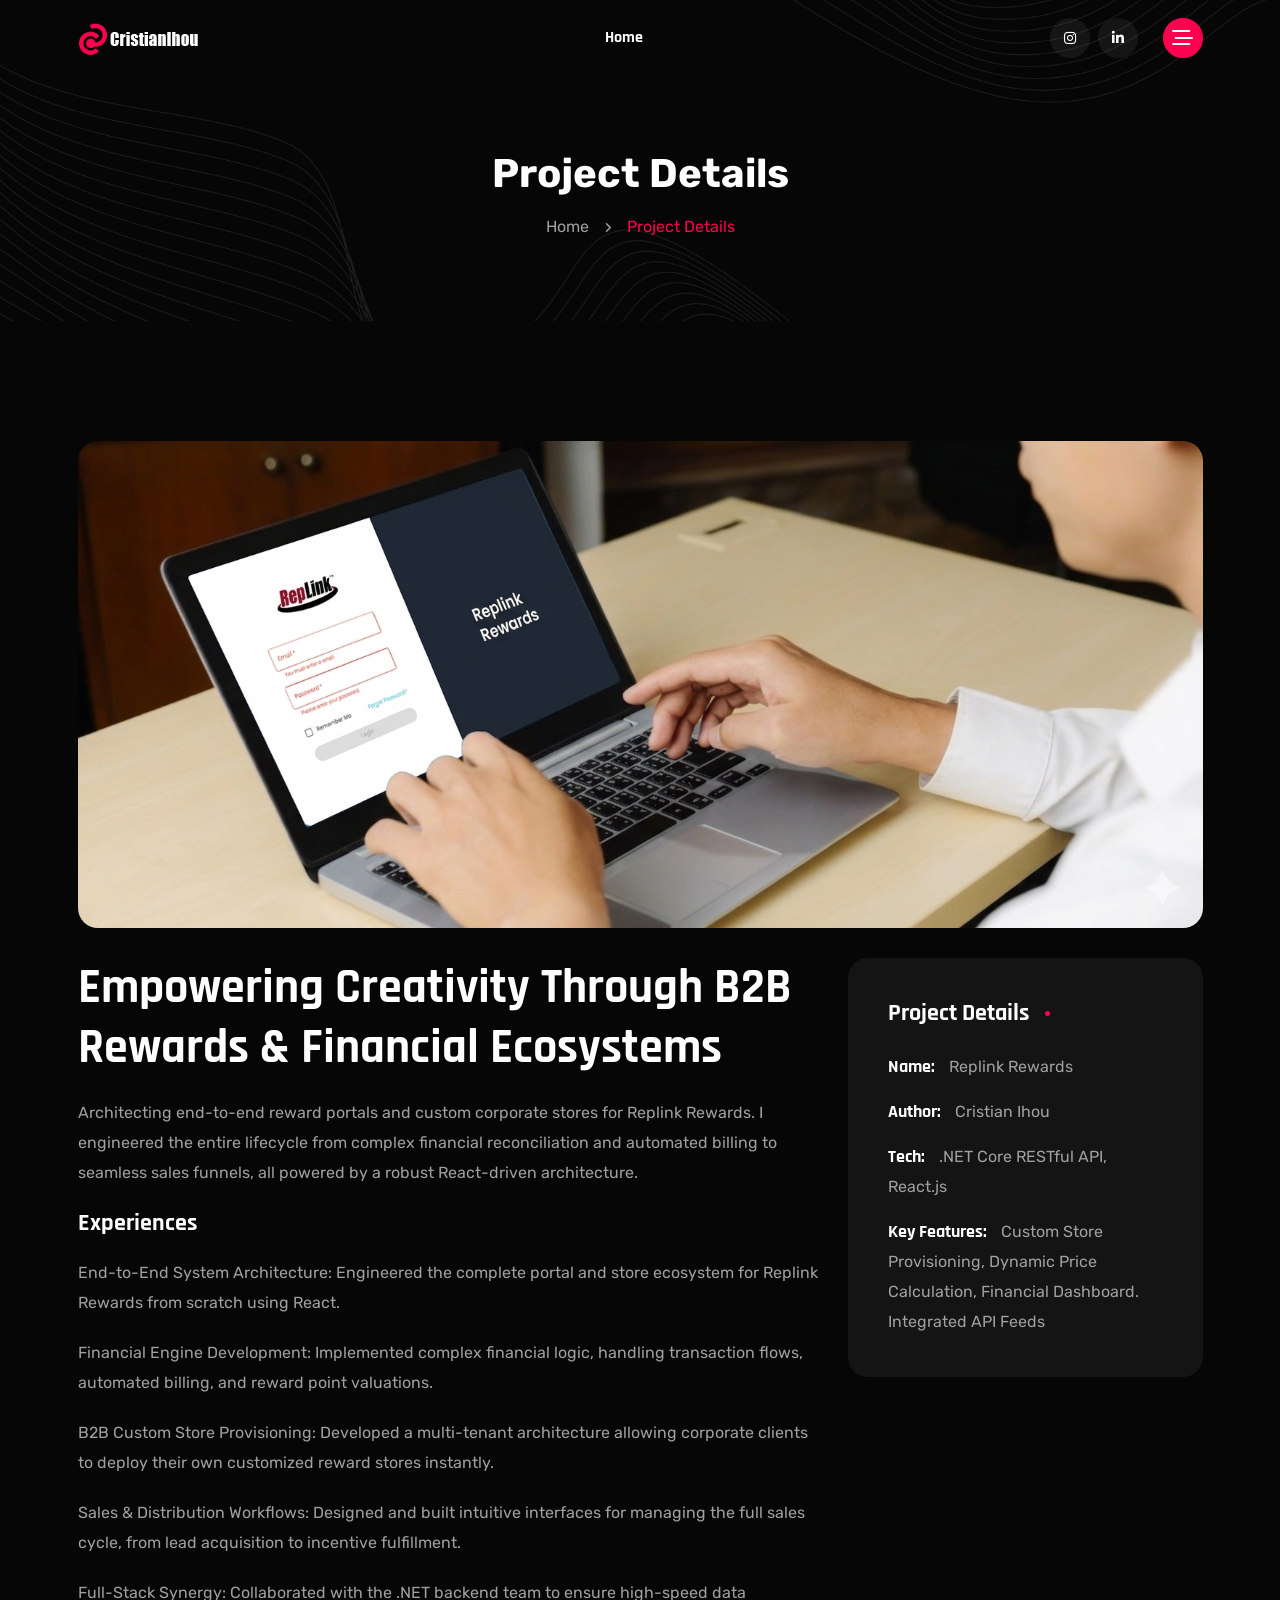
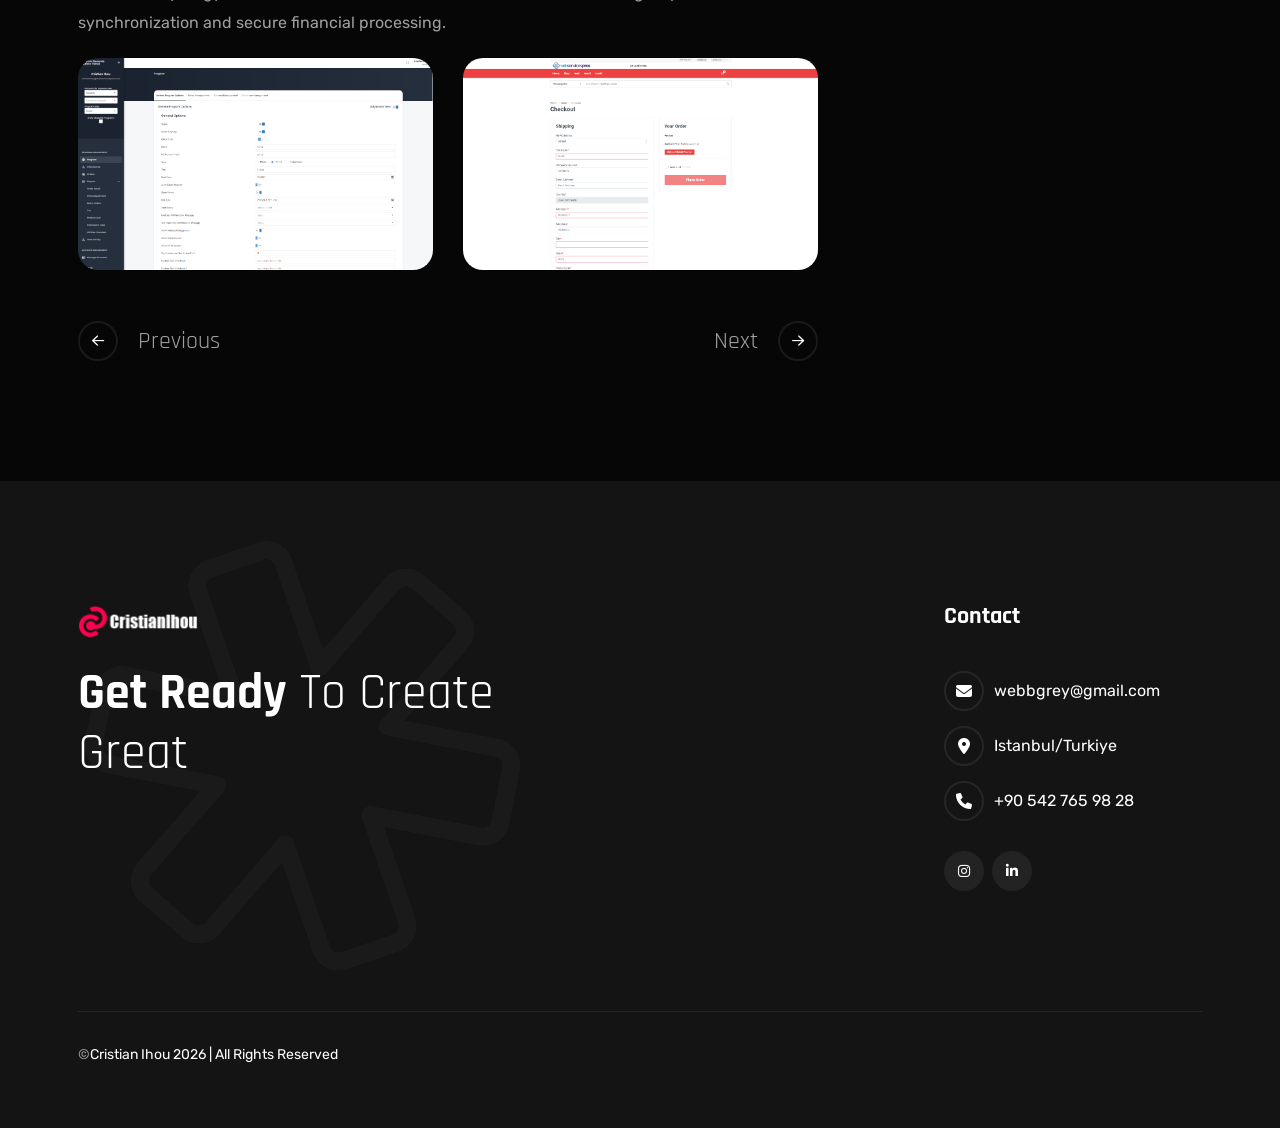
<file: project-details-1.html>
<!DOCTYPE html>
<html lang="en">

<head>
    <meta charset="UTF-8">
    <meta http-equiv="X-UA-Compatible" content="IE=edge">
    <meta name="viewport" content="width=device-width, initial-scale=1.0">
    <meta name="description"
        content="Cristian Ihou Portfolio">
    <link rel="shortcut icon" type="image/x-icon" href="assets/images/favicon.svg">
    <title>Cristian Ihou CV Portfolio</title>
    <!-- Bootstrap min css -->
    <link rel="stylesheet" href="assets/css/vendor/fontawesome.css">
    <link rel="stylesheet" href="assets/css/plugins/swiper.css">
    <link rel="stylesheet" href="assets/css/plugins/odometer.css">
    <link rel="stylesheet" href="assets/css/vendor/animate.min.css">
    <link rel="stylesheet" href="assets/css/vendor/bootstrap.min.css">
    <!-- custom css -->
    <link rel="stylesheet" href="assets/css/style.css">
</head>

<body>

    <!-- tpm-header-area start -->
    <header class="tmp-header-area-start header-one header--sticky header--transparent">
        <div class="container">
            <div class="row">
                <div class="col-lg-12">
                    <div class="header-content">
                        <div class="logo">
                            <a href="/">
                                <img class="logo-dark" src="assets/images/logo/white-logo-reeni.png"
                                    alt="Cristian Ihou">
                                <img class="logo-white" src="assets/images/logo/logo-white.png"
                                    alt="Cristian Ihou">
                            </a>
                        </div>
                        <nav class="tmp-mainmenu-nav d-none d-xl-block">
                            <ul class="tmp-mainmenu">
                                <li>
                                    <a href="/">Home
                                    </a>
                                </li>
                            </ul>

                        </nav>
                        <div class="tmp-header-right">
                            <div class="social-share-wrapper d-none d-md-block">
                                <div class="social-link">
                                    <a href="#"><i class="fa-brands fa-instagram"></i></a>
                                    <a href="https://www.linkedin.com/in/ihoucristian/"><i class="fa-brands fa-linkedin-in"></i></a>
                                </div>
                            </div>
                            <div class="actions-area">
                                <div class="tmp-side-collups-area d-none d-xl-block">
                                    <button class="tmp-menu-bars tmp_button_active"><i
                                            class="fa-regular fa-bars-staggered"></i></button>
                                </div>
                                <div class="tmp-side-collups-area d-block d-xl-none">
                                    <button class="tmp-menu-bars humberger_menu_active"><i
                                            class="fa-regular fa-bars-staggered"></i></button>
                                </div>
                            </div>
                        </div>
                    </div>
                </div>
            </div>
        </div>
    </header>
    <!-- tpm-header-area end -->

    <div class="d-none d-xl-block">
        <div class="tmp-sidebar-area tmp_side_bar">
            <div class="inner">
                <div class="top-area">
                    <a href="/" class="logo">
                        <img class="logo-dark" src="assets/images/logo/white-logo-reeni.png"
                            alt="Cristian Ihou">
                        <img class="logo-white" src="assets/images/logo/logo-white.png"
                            alt="Cristian Ihou">
                    </a>
                    <div class="close-icon-area">
                        <button class="tmp-round-action-btn close_side_menu_active">
                            <i class="fa-sharp fa-light fa-xmark"></i>
                        </button>
                    </div>
                </div>
                <div class="content-wrapper">
                    <div class="image-area-feature">
                        <a href="/">
                            <img src="assets/images/logo/man.png" alt="personal-logo">
                        </a>
                    </div>
                    <h5 class="title mt--30">Developer delivering exceptional Webflow, and ReactJS solutions.</h5>
                    <p class="disc">I am a skilled freelancer specializing in Webflow development, and
                        ReactJS projects. I deliver creative, dynamic, and user-centric web solutions.
                    </p>
                    <div class="short-contact-area">
                        <!-- single contact information -->
                        <div class="single-contact">
                            <i class="fa-solid fa-phone"></i>
                            <div class="information tmp-link-animation">
                                <span>Call Now</span>
                                <a href="#" class="number">+90 542 765 98 28</a>
                            </div>
                        </div>
                        <!-- single contact information end -->

                        <!-- single contact information -->
                        <div class="single-contact">
                            <i class="fa-solid fa-envelope"></i>
                            <div class="information tmp-link-animation">
                                <span>Mail Me</span>
                                <a href="#" class="number">webbgrey@gmail.com</a>
                            </div>
                        </div>
                        <!-- single contact information end -->

                        <!-- single contact information -->
                        <div class="single-contact">
                            <i class="fa-solid fa-location-crosshairs"></i>
                            <div class="information tmp-link-animation">
                                <span>My Address</span>
                                <span class="number">Istanbul/Turkiye</span>
                            </div>
                        </div>
                        <!-- single contact information end -->
                    </div>
                    <!-- social area start -->
                    <div class="social-wrapper mt--20">
                        <span class="subtitle">find with me</span>
                        <div class="social-link">
                            <a href="#"><i class="fa-brands fa-instagram"></i></a>
                            <a href="https://www.linkedin.com/in/ihoucristian/"><i class="fa-brands fa-linkedin-in"></i></a>
                        </div>
                    </div>
                    <!-- social area end -->
                </div>
            </div>
        </div>
        <a class="overlay_close_side_menu close_side_menu_active" href="javascript:void(0);"></a>
    </div>

    <div class="d-block d-xl-none">
        <div class="tmp-popup-mobile-menu">
            <div class="inner">
                <div class="header-top">
                    <div class="logo">
                        <a href="/" class="logo-area">
                            <img class="logo-dark" src="assets/images/logo/white-logo-reeni.png"
                                alt="Cristian Ihou">
                            <img class="logo-white" src="assets/images/logo/logo-white.png"
                                alt="Cristian Ihou">
                        </a>

                    </div>
                    <div class="close-menu">
                        <button class="close-button tmp-round-action-btn">
                            <i class="fa-sharp fa-light fa-xmark"></i>
                        </button>
                    </div>
                </div>
                <ul class="tmp-mainmenu">
                    <li>
                        <a href="/">Home
                        </a>
                    </li>
                    <li>
                        <a href="contact">Contact</a>
                    </li>
                </ul>


                <div class="social-wrapper mt--40">
                    <span class="subtitle">find with me</span>
                    <div class="social-link">
                        <a href="#"><i class="fa-brands fa-instagram"></i></a>
                        <a href="https://www.linkedin.com/in/ihoucristian/"><i class="fa-brands fa-linkedin-in"></i></a>

                    </div>
                </div>
                <!-- social area end -->



            </div>
        </div>
    </div>

    <!-- Breadcrumb Area Start -->
    <div class="breadcrumb-area breadcrumb-bg">
        <div class="container">
            <div class="row">
                <div class="col-lg-12">
                    <div class="breadcrumb-inner text-center">
                        <h1 class="title split-collab">Project Details</h1>
                        <ul class="page-list">
                            <li class="tmp-breadcrumb-item"><a href="/">Home</a></li>
                            <li class="icon"><i class="fa-solid fa-angle-right"></i></li>
                            <li class="tmp-breadcrumb-item active">Project Details</li>
                        </ul>
                    </div>
                </div>
            </div>
        </div>
    </div>
    <!-- Breadcrumb Area End -->


    <div class="project-details-area-wrapper tmp-section-gap">
        <div class="container">
            <div class="row">
                <div class="col-lg-12">
                    <div class="project-details-thumnail-wrap">
                        <img src="assets/images/projects-details/thumnail-img-1.png" alt="thumbnail">
                    </div>
                </div>
                <div class="col-lg-8">
                    <div class="project-details-content-wrap">
                        <h2 class="title">Empowering Creativity through
                                B2B Rewards & Financial Ecosystems</h2>
                        <p class="docs">Architecting end-to-end reward portals and custom corporate stores for Replink Rewards. I engineered the entire lifecycle from complex financial reconciliation and automated billing to seamless sales funnels, all powered by a robust React-driven architecture.</p>

                        <!-- <div class="check-box-wrap">
                            <ul>
                                <li>
                                    <h4 class="check-box-item"><span><i
                                                class="fa-solid fa-circle-check"></i></span>Ui/visual Design</h4>
                                </li>
                                <li>
                                    <h4 class="check-box-item"><span><i
                                                class="fa-solid fa-circle-check"></i></span>App Development</h4>
                                </li>
                                <li>
                                    <h4 class="check-box-item"><span><i
                                                class="fa-solid fa-circle-check"></i></span>Software Developer</h4>
                                </li>
                            </ul>
                        </div> -->
                        <h2 class="mini-title">Experiences</h2>
                        <p class="docs">End-to-End System Architecture: Engineered the complete portal and store ecosystem for Replink Rewards from scratch using React.</p>

<p class="docs">Financial Engine Development: Implemented complex financial logic, handling transaction flows, automated billing, and reward point valuations.</p>

<p class="docs">B2B Custom Store Provisioning: Developed a multi-tenant architecture allowing corporate clients to deploy their own customized reward stores instantly.</p>

<p class="docs">Sales & Distribution Workflows: Designed and built intuitive interfaces for managing the full sales cycle, from lead acquisition to incentive fulfillment.</p>

<p class="docs">Full-Stack Synergy: Collaborated with the .NET backend team to ensure high-speed data synchronization and secure financial processing.</p>
                        <div class="project-details-swiper-wrapper">
                            <div class="swiper project-details-swiper">
                                <div class="swiper-wrapper">
                                    <div class="swiper-slide">
                                        <div class="project-details-img">
                                            <img src="assets/images/projects-details/Screenshot 2026-03-24 021001.png" alt="swiper-img">
                                        </div>
                                    </div>
                                    <div class="swiper-slide">
                                        <div class="project-details-img">
                                            <img src="assets/images/projects-details/Screenshot 2026-03-24 021956.png" alt="swiper-img">
                                        </div>
                                    </div>
                                    <div class="swiper-slide">
                                        <div class="project-details-img">
                                            <img src="assets/images/projects-details/Screenshot 2026-03-24 021447.png" alt="swiper-img">
                                        </div>
                                    </div>
                                    <div class="swiper-slide">
                                        <div class="project-details-img">
                                            <img src="assets/images/projects-details/Screenshot 2026-03-24 021204.png" alt="swiper-img">
                                        </div>
                                    </div>
                                    <div class="swiper-slide">
                                        <div class="project-details-img">
                                            <img src="assets/images/projects-details/Screenshot 2026-03-24 021908.png" alt="swiper-img">
                                        </div>
                                    </div>
                                    <div class="swiper-slide">
                                        <div class="project-details-img">
                                            <img src="assets/images/projects-details/Screenshot 2026-03-24 021930.png" alt="swiper-img">
                                        </div>
                                    </div>
                                </div>
                            </div>
                            <div class="project-details-swiper-btn">
                                <div class="project-swiper-button-prev"><span><i
                                            class="fa-solid fa-arrow-left"></i></span>Previous</div>
                                <div class="project-swiper-button-next">Next <span><i
                                            class="fa-solid fa-arrow-right"></i></span></div>
                            </div>
                        </div>
                    </div>
                    <!-- Tpm Get In touch start -->
                    <!-- <section class="get-in-touch-area pt--80">
                        <div class="container p-0">
                            <div class="contact-get-in-touch-wrap">
                                <div class="get-in-touch-wrapper tmponhover">
                                    <div class="row g-5 align-items-center">
                                        <div class="col-lg-12">
                                            <div class="contact-inner">
                                                <div class="contact-form">
                                                    <form class="tmp-dynamic-form" id="contact-form" method="POST" action="mail.php">
                                                        <div class="contact-form-wrapper row">
                                                            <div class="col-lg-6">
                                                                <div class="form-group">
                                                                    <input class="input-field" name="contact-name" id="contact-name" placeholder="Your Name" type="text" required="">
                                                                </div>
                                                            </div>

                                                            <div class="col-lg-6">
                                                                <div class="form-group">
                                                                    <input class="input-field" name="contact-phone" id="contact-phone" placeholder="Phone Number" type="number" required="">
                                                                </div>
                                                            </div>

                                                            <div class="col-lg-6">
                                                                <div class="form-group">
                                                                    <input class="input-field" id="contact-email" name="contact-email" placeholder="Your Email" type="text">
                                                                </div>
                                                            </div>

                                                            <div class="col-lg-6">
                                                                <div class="form-group">
                                                                    <input class="input-field" type="text" id="subject" name="subject" placeholder="Subject">
                                                                </div>
                                                            </div>
                                                            <div class="col-lg-12">
                                                                <div class="form-group">
                                                                    <textarea class="input-field" placeholder="Your Message" name="contact-message" id="contact-message"></textarea>
                                                                </div>
                                                            </div>
                                                            <div class="col-lg-12">
                                                                <div class="tmp-button-here">
                                                                    <button class="tmp-btn hover-icon-reverse radius-round w-100" name="submit" type="submit" id="submit">
                                                                        <span class="icon-reverse-wrapper">
                                                    <span class="btn-text">Appointment Now</span>
                                                                        <span class="btn-icon"><i class="fa-sharp fa-regular fa-arrow-right"></i></span>
                                                                        <span class="btn-icon"><i class="fa-sharp fa-regular fa-arrow-right"></i></span>
                                                                        </span>
                                                                    </button>
                                                                </div>
                                                            </div>
                                                        </div>
                                                    </form>
                                                </div>
                                            </div>
                                        </div>
                                    </div>
                                </div>
                            </div>
                        </div>
                    </section> -->
                    <!-- Tpm Get In touch End -->
                </div>
                <div class="col-lg-4">
                    <div class="signle-side-bar project-details-area tmponhover">
                        <div class="header">
                            <h3 class="title">Project Details</h3>
                        </div>
                        <div class="body">
                            <div class="project-details-info">Name: <span>Replink Rewards</span></div>
                            <div class="project-details-info">Author: <span>Cristian Ihou</span></div>
                            <div class="project-details-info">Tech: <span>.NET Core RESTful API, React.js</span></div>
                            <div class="project-details-info">Key Features: <span>Custom Store Provisioning, Dynamic Price Calculation, Financial Dashboard. Integrated API Feeds</span></div>
                        </div>
                    </div>
                </div>
            </div>
        </div>
    </div>
    <!-- Start Footer Area  -->
    <footer class="footer-area footer-style-one-wrapper bg-color-footer bg_images tmp-section-gap">
        <div class="container">
            <div class="footer-main footer-style-one">
                <div class="row g-5">
                    <div class="col-lg-5 col-md-6">
                        <div class="single-footer-wrapper border-right mr--20">
                            <div class="logo">
                                <a href="/">
                                    <img src="assets/images/logo/white-logo-reeni.png"
                                        alt="Cristian Ihou">
                                </a>
                            </div>
                            <p class="description"><span>Get Ready</span> To Create Great</p>
                            <!-- <form action="#" class="newsletter-form-1 mt--40">
                                <input type="email" placeholder="Email Adress">
                                <span class="form-icon"><i class="fa-regular fa-envelope"></i></span>
                            </form> -->
                        </div>
                    </div>
                    <div class="col-lg-4 col-md-6">
                        <!-- <div class="single-footer-wrapper quick-link-wrap">
                            <h5 class="ft-title">Quick Link</h5>
                            <ul class="ft-link tmp-link-animation">
                                <li>
                                    <a href="about">About Me</a>
                                </li>
                                <li>
                                    <a href="service">Service</a>
                                </li>
                                <li>
                                    <a href="contact">Contact Me</a>
                                </li>
                                <li>
                                    <a href="blog">Blog Post</a>
                                </li>
                                <li>
                                    <a href="contact">Pricing</a>
                                </li>
                            </ul>
                        </div> -->
                    </div>
                    <div class="col-lg-3 col-md-6">
                        <div class="single-footer-wrapper contact-wrap">
                            <h5 class="ft-title">Contact </h5>
                            <ul class="ft-link tmp-link-animation">
                                <li><span class="ft-icon"><i class="fa-solid fa-envelope"></i></span><a
                                        href="#">webbgrey@gmail.com</a></li>
                                <li><span class="ft-icon"><i
                                            class="fa-solid fa-location-dot"></i></span>Istanbul/Turkiye</li>
                                <li><span class="ft-icon"><i class="fa-solid fa-phone"></i></span>+90 542
                                    765 98 28</li>
                            </ul>
                            <div class="social-link footer">
                                <a href="#"><i class="fa-brands fa-instagram"></i></a>
                                <a href="https://www.linkedin.com/in/ihoucristian/"><i class="fa-brands fa-linkedin-in"></i></a>
                            </div>
                        </div>
                    </div>
                </div>
            </div>
        </div>
                <div class="footer-bg-img">
            <img src="assets/images/footer/footer-bg-img.png" alt="footer-img">
        </div>
    </footer>
    <div class="copyright-area-one">
        <div class="container">
            <div class="row">
                <div class="col-lg-12">
                    <div class="main-wrapper">
                        <p class="copy-right-para tmp-link-animation"> ©<a href="#" target="_blank">Cristian Ihou
                                <script>
                                    document.write(new Date().getFullYear())
                                </script> | All Rights Reserved
                        </p>
                        <!-- <ul class="tmp-link-animation">
                            <li><a href="#">Trams & Condition</a></li>
                            <li><a href="#">Privacy Policy</a></li>
                            <li><a href="contact">Contact Us</a></li>
                        </ul> -->
                    </div>
                </div>
            </div>
        </div>
    </div>
    <!-- End Footer Area  -->



    <!-- ready chatting option via email -->
    <!-- ready chatting option via email end -->
    <!-- progress area start -->
    <div class="scrollToTop" style="display: block;">
        <div class="arrowUp">
            <i class="fa-light fa-arrow-up"></i>
        </div>
        <div class="water" style="transform: translate(0px, 87%);">
            <svg viewBox="0 0 560 20" class="water_wave water_wave_back">
                <use xlink:href="#wave"></use>
            </svg>
            <svg viewBox="0 0 560 20" class="water_wave water_wave_front">
                <use xlink:href="#wave"></use>
            </svg>
            <svg version="1.1" xmlns="http://www.w3.org/2000/svg" xmlns:xlink="http://www.w3.org/1999/xlink" viewBox="0 0 560 20" style="display: none;">
                <symbol id="wave">
                    <path d="M420,20c21.5-0.4,38.8-2.5,51.1-4.5c13.4-2.2,26.5-5.2,27.3-5.4C514,6.5,518,4.7,528.5,2.7c7.1-1.3,17.9-2.8,31.5-2.7c0,0,0,0,0,0v20H420z" fill="#"></path>
                    <path d="M420,20c-21.5-0.4-38.8-2.5-51.1-4.5c-13.4-2.2-26.5-5.2-27.3-5.4C326,6.5,322,4.7,311.5,2.7C304.3,1.4,293.6-0.1,280,0c0,0,0,0,0,0v20H420z" fill="#"></path>
                    <path d="M140,20c21.5-0.4,38.8-2.5,51.1-4.5c13.4-2.2,26.5-5.2,27.3-5.4C234,6.5,238,4.7,248.5,2.7c7.1-1.3,17.9-2.8,31.5-2.7c0,0,0,0,0,0v20H140z" fill="#"></path>
                    <path d="M140,20c-21.5-0.4-38.8-2.5-51.1-4.5c-13.4-2.2-26.5-5.2-27.3-5.4C46,6.5,42,4.7,31.5,2.7C24.3,1.4,13.6-0.1,0,0c0,0,0,0,0,0l0,20H140z" fill="#"></path>
                </symbol>
            </svg>

        </div>
    </div>
    <!-- progress area end -->
    <!-- <div class="tmp-right-demo">
    <button class="demo-button">
        <p class="mb--0">48</p>
        <span class="text">Demos</span>
    </button>
</div> -->

<div id="imageModal" class="img-modal">
    <span class="close">&times;</span>
    <img class="modal-content" id="modalImg">
</div>



    <script src="assets/js/vendor/jquery.js"></script>
    <script src="assets/js/vendor/jquery-ui.min.js"></script>
    <script src="assets/js/vendor/waypoints.min.js"></script>

    <script src="assets/js/plugins/odometer.js"></script>
    <script src="assets/js/vendor/appear.js"></script>


    <script src="assets/js/vendor/jquery-one-page-nav.js"></script>
    <script src="assets/js/plugins/swiper.js"></script>

    <script src="assets/js/plugins/gsap.js"></script>
    <script src="assets/js/plugins/splittext.js"></script>
    <script src="assets/js/plugins/scrolltigger.js"></script>
    <script src="assets/js/plugins/scrolltoplugins.js"></script>
    <script src="assets/js/plugins/smoothscroll.js"></script>
    <!-- bootstrap Js-->
    <script src="assets/js/vendor/bootstrap.min.js"></script>
    <script src="assets/js/vendor/waw.js"></script>
    <script src="assets/js/plugins/isotop.js"></script>
    <script src="assets/js/plugins/animation.js"></script>
    <script src="assets/js/plugins/contact.form.js"></script>
    <script src="assets/js/vendor/backtop.js"></script>
    <script src="assets/js/plugins/text-type.js"></script>
    <!-- custom Js -->
    <script src="assets/js/main.js"></script>


</body>

</html>
</file>
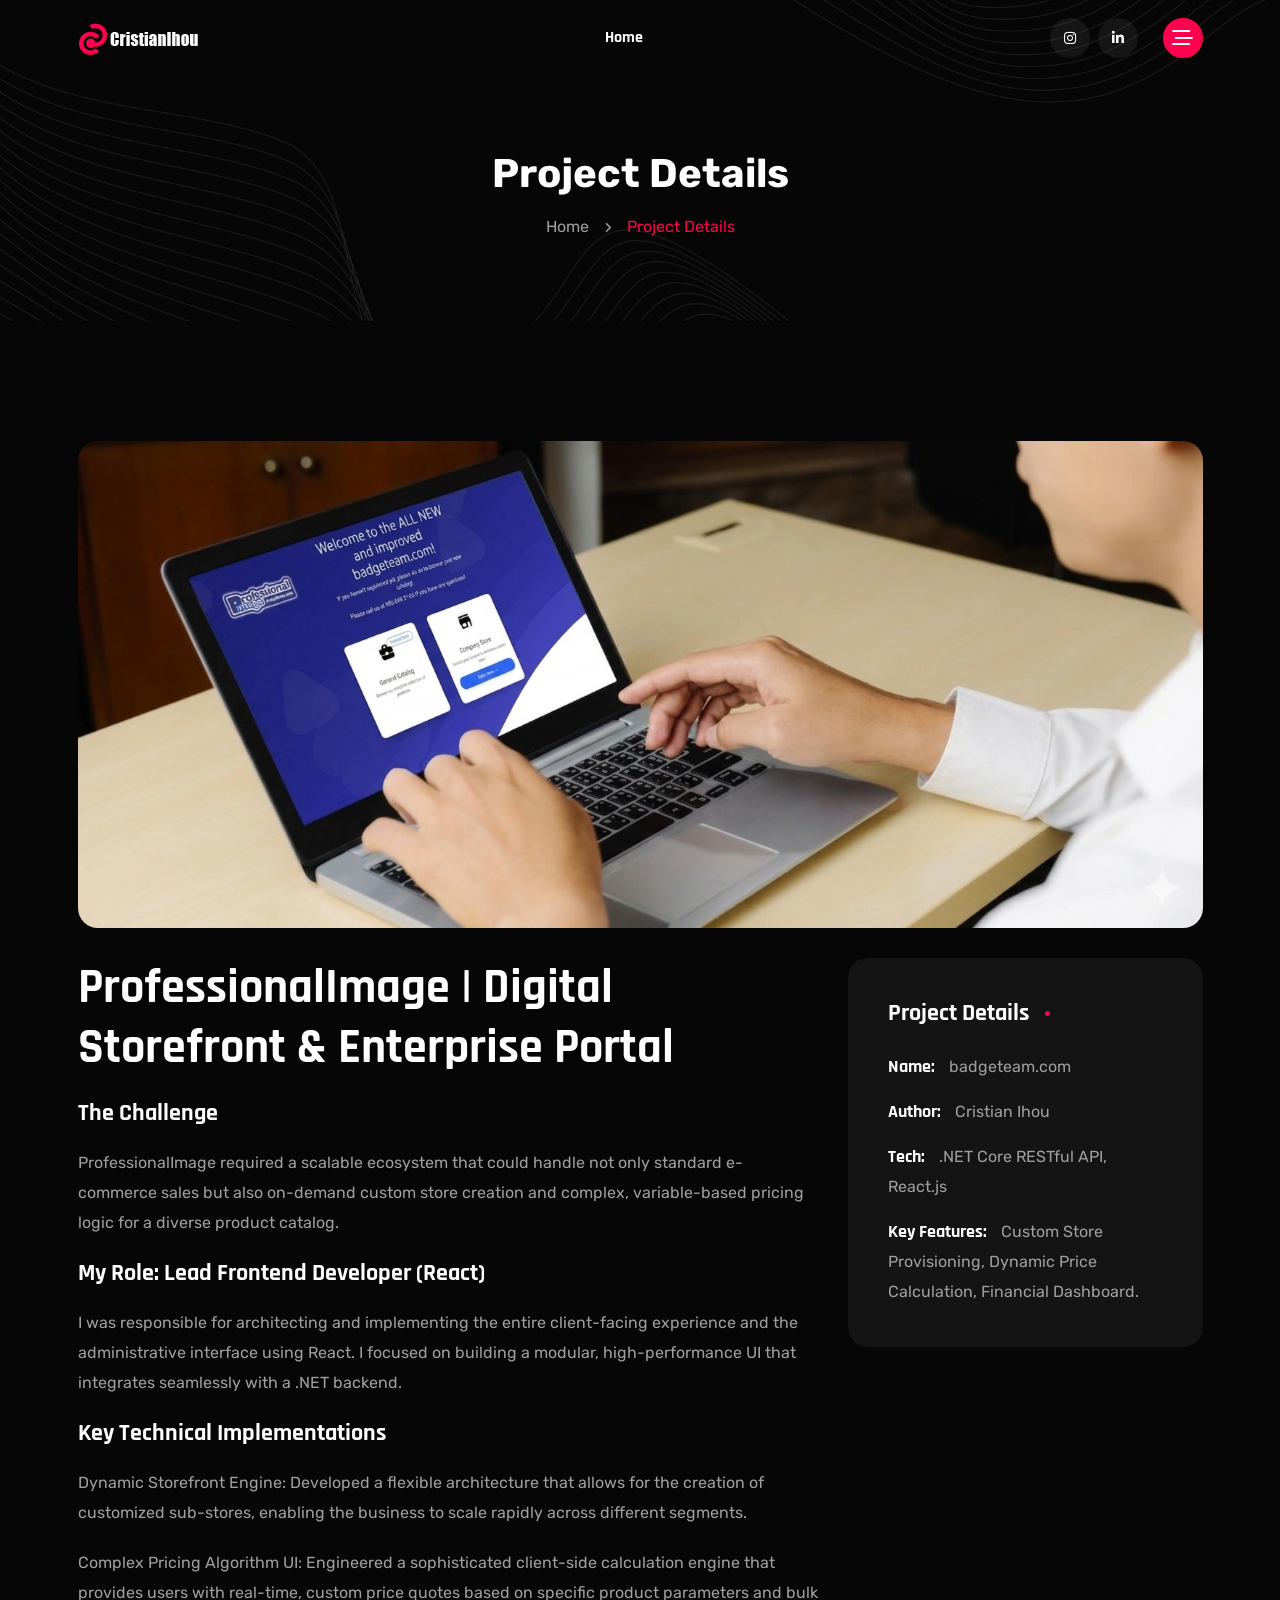
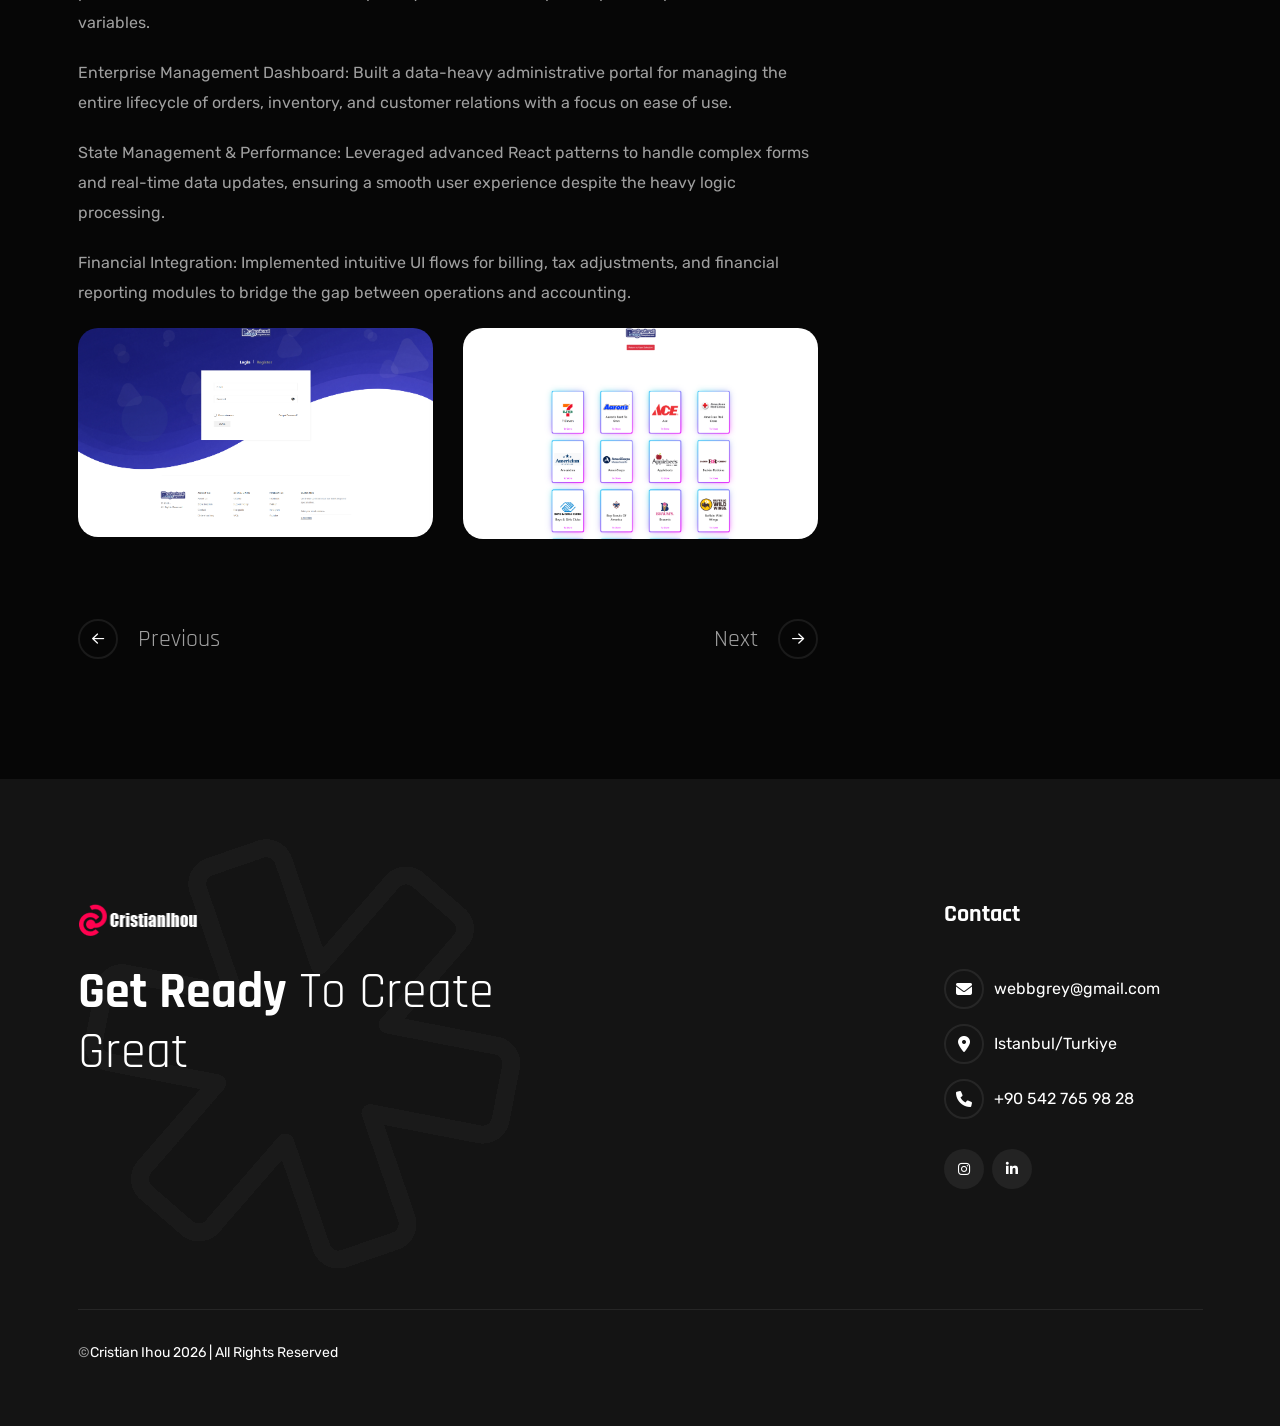
<file: project-details-2.html>
<!DOCTYPE html>
<html lang="en">

<head>
    <meta charset="UTF-8">
    <meta http-equiv="X-UA-Compatible" content="IE=edge">
    <meta name="viewport" content="width=device-width, initial-scale=1.0">
    <meta name="description"
        content="Cristian Ihou Portfolio">
    <link rel="shortcut icon" type="image/x-icon" href="assets/images/favicon.svg">
    <title>Cristian Ihou CV Portfolio</title>
    <!-- Bootstrap min css -->
    <link rel="stylesheet" href="assets/css/vendor/fontawesome.css">
    <link rel="stylesheet" href="assets/css/plugins/swiper.css">
    <link rel="stylesheet" href="assets/css/plugins/odometer.css">
    <link rel="stylesheet" href="assets/css/vendor/animate.min.css">
    <link rel="stylesheet" href="assets/css/vendor/bootstrap.min.css">
    <!-- custom css -->
    <link rel="stylesheet" href="assets/css/style.css">
</head>

<body>

    <!-- tpm-header-area start -->
    <header class="tmp-header-area-start header-one header--sticky header--transparent">
        <div class="container">
            <div class="row">
                <div class="col-lg-12">
                    <div class="header-content">
                        <div class="logo">
                            <a href="/">
                                <img class="logo-dark" src="assets/images/logo/white-logo-reeni.png"
                                    alt="Cristian Ihou">
                                <img class="logo-white" src="assets/images/logo/logo-white.png"
                                    alt="Cristian Ihou">
                            </a>
                        </div>
                        <nav class="tmp-mainmenu-nav d-none d-xl-block">
                            <ul class="tmp-mainmenu">
                                <li>
                                    <a href="/">Home
                                    </a>
                                </li>
                            </ul>

                        </nav>
                        <div class="tmp-header-right">
                            <div class="social-share-wrapper d-none d-md-block">
                                <div class="social-link">
                                    <a href="#"><i class="fa-brands fa-instagram"></i></a>
                                    <a href="#"><i class="fa-brands fa-linkedin-in"></i></a>
                                </div>
                            </div>
                            <div class="actions-area">
                                <div class="tmp-side-collups-area d-none d-xl-block">
                                    <button class="tmp-menu-bars tmp_button_active"><i
                                            class="fa-regular fa-bars-staggered"></i></button>
                                </div>
                                <div class="tmp-side-collups-area d-block d-xl-none">
                                    <button class="tmp-menu-bars humberger_menu_active"><i
                                            class="fa-regular fa-bars-staggered"></i></button>
                                </div>
                            </div>
                        </div>
                    </div>
                </div>
            </div>
        </div>
    </header>
    <!-- tpm-header-area end -->

    <div class="d-none d-xl-block">
        <div class="tmp-sidebar-area tmp_side_bar">
            <div class="inner">
                <div class="top-area">
                    <a href="/" class="logo">
                        <img class="logo-dark" src="assets/images/logo/white-logo-reeni.png"
                            alt="Cristian Ihou">
                        <img class="logo-white" src="assets/images/logo/logo-white.png"
                            alt="Cristian Ihou">
                    </a>
                    <div class="close-icon-area">
                        <button class="tmp-round-action-btn close_side_menu_active">
                            <i class="fa-sharp fa-light fa-xmark"></i>
                        </button>
                    </div>
                </div>
                <div class="content-wrapper">
                    <div class="image-area-feature">
                        <a href="/">
                            <img src="assets/images/logo/man.png" alt="personal-logo">
                        </a>
                    </div>
                    <h5 class="title mt--30">Developer delivering exceptional Webflow, and ReactJS solutions.</h5>
                    <p class="disc">I am a skilled freelancer specializing in Webflow development, and
                        ReactJS projects. I deliver creative, dynamic, and user-centric web solutions.
                    </p>
                    <div class="short-contact-area">
                        <!-- single contact information -->
                        <div class="single-contact">
                            <i class="fa-solid fa-phone"></i>
                            <div class="information tmp-link-animation">
                                <span>Call Now</span>
                                <a href="#" class="number">+90 542 765 98 28</a>
                            </div>
                        </div>
                        <!-- single contact information end -->

                        <!-- single contact information -->
                        <div class="single-contact">
                            <i class="fa-solid fa-envelope"></i>
                            <div class="information tmp-link-animation">
                                <span>Mail Me</span>
                                <a href="#" class="number">webbgrey@gmail.com</a>
                            </div>
                        </div>
                        <!-- single contact information end -->

                        <!-- single contact information -->
                        <div class="single-contact">
                            <i class="fa-solid fa-location-crosshairs"></i>
                            <div class="information tmp-link-animation">
                                <span>My Address</span>
                                <span class="number">Istanbul/Turkiye</span>
                            </div>
                        </div>
                        <!-- single contact information end -->
                    </div>
                    <!-- social area start -->
                    <div class="social-wrapper mt--20">
                        <span class="subtitle">find with me</span>
                        <div class="social-link">
                            <a href="#"><i class="fa-brands fa-instagram"></i></a>
                            <a href="#"><i class="fa-brands fa-linkedin-in"></i></a>
                        </div>
                    </div>
                    <!-- social area end -->
                </div>
            </div>
        </div>
        <a class="overlay_close_side_menu close_side_menu_active" href="javascript:void(0);"></a>
    </div>

    <div class="d-block d-xl-none">
        <div class="tmp-popup-mobile-menu">
            <div class="inner">
                <div class="header-top">
                    <div class="logo">
                        <a href="/" class="logo-area">
                            <img class="logo-dark" src="assets/images/logo/white-logo-reeni.png"
                                alt="Cristian Ihou">
                            <img class="logo-white" src="assets/images/logo/logo-white.png"
                                alt="Cristian Ihou">
                        </a>

                    </div>
                    <div class="close-menu">
                        <button class="close-button tmp-round-action-btn">
                            <i class="fa-sharp fa-light fa-xmark"></i>
                        </button>
                    </div>
                </div>
                <ul class="tmp-mainmenu">
                    <li>
                        <a href="/">Home
                        </a>
                    </li>
                    <li>
                        <a href="contact">Contact</a>
                    </li>
                </ul>


                <div class="social-wrapper mt--40">
                    <span class="subtitle">find with me</span>
                    <div class="social-link">
                        <a href="#"><i class="fa-brands fa-instagram"></i></a>
                        <a href="#"><i class="fa-brands fa-linkedin-in"></i></a>

                    </div>
                </div>
                <!-- social area end -->



            </div>
        </div>
    </div>

    <!-- Breadcrumb Area Start -->
    <div class="breadcrumb-area breadcrumb-bg">
        <div class="container">
            <div class="row">
                <div class="col-lg-12">
                    <div class="breadcrumb-inner text-center">
                        <h1 class="title split-collab">Project Details</h1>
                        <ul class="page-list">
                            <li class="tmp-breadcrumb-item"><a href="/">Home</a></li>
                            <li class="icon"><i class="fa-solid fa-angle-right"></i></li>
                            <li class="tmp-breadcrumb-item active">Project Details</li>
                        </ul>
                    </div>
                </div>
            </div>
        </div>
    </div>
    <!-- Breadcrumb Area End -->


    <div class="project-details-area-wrapper tmp-section-gap">
        <div class="container">
            <div class="row">
                <div class="col-lg-12">
                    <div class="project-details-thumnail-wrap">
                        <img src="assets/images/projects-details/thumnail-img-2.png" alt="thumbnail">
                    </div>
                </div>
                <div class="col-lg-8">
                    <div class="project-details-content-wrap">
                        <h2 class="title">ProfessionalImage | Digital Storefront & Enterprise Portal</h2>
                        <h2 class="mini-title">The Challenge</h2>
                        <p class="docs">
ProfessionalImage required a scalable ecosystem that could handle not only standard e-commerce sales but also on-demand custom store creation and complex, variable-based pricing logic for a diverse product catalog.</p>
                            <h2 class="mini-title">My Role: Lead Frontend Developer (React)</h2>
                            <p class="docs">I was responsible for architecting and implementing the entire client-facing experience and the administrative interface using React. I focused on building a modular, high-performance UI that integrates seamlessly with a .NET backend.</p>
                        <!-- <div class="check-box-wrap">
                            <ul>
                                <li>
                                    <h4 class="check-box-item"><span><i
                                                class="fa-solid fa-circle-check"></i></span>Ui/visual Design</h4>
                                </li>
                                <li>
                                    <h4 class="check-box-item"><span><i
                                                class="fa-solid fa-circle-check"></i></span>App Development</h4>
                                </li>
                                <li>
                                    <h4 class="check-box-item"><span><i
                                                class="fa-solid fa-circle-check"></i></span>Software Developer</h4>
                                </li>
                            </ul>
                        </div> -->
                        <h2 class="mini-title">Key Technical Implementations</h2>
                        <p class="docs">Dynamic Storefront Engine: Developed a flexible architecture that allows for the creation of customized sub-stores, enabling the business to scale rapidly across different segments.</p>

<p class="docs">Complex Pricing Algorithm UI: Engineered a sophisticated client-side calculation engine that provides users with real-time, custom price quotes based on specific product parameters and bulk variables.</p>

<p class="docs">Enterprise Management Dashboard: Built a data-heavy administrative portal for managing the entire lifecycle of orders, inventory, and customer relations with a focus on ease of use.</p>

<p class="docs">State Management & Performance: Leveraged advanced React patterns to handle complex forms and real-time data updates, ensuring a smooth user experience despite the heavy logic processing.</p>

<p class="docs">Financial Integration: Implemented intuitive UI flows for billing, tax adjustments, and financial reporting modules to bridge the gap between operations and accounting.</p>
                        <div class="project-details-swiper-wrapper">
                            <div class="swiper project-details-swiper">
                                <div class="swiper-wrapper">
                                    <div class="swiper-slide">
                                        <div class="project-details-img">
                                            <img src="assets/images/projects-details/badgeteam-2.png" alt="swiper-img">
                                        </div>
                                    </div>
                                    <div class="swiper-slide">
                                        <div class="project-details-img">
                                            <img src="assets/images/projects-details/badgeteam-3.png" alt="swiper-img">
                                        </div>
                                    </div>
                                    <div class="swiper-slide">
                                        <div class="project-details-img">
                                            <img src="assets/images/projects-details/badgeteam-4.png" alt="swiper-img">
                                        </div>
                                    </div>
                                    <div class="swiper-slide">
                                        <div class="project-details-img">
                                            <img src="assets/images/projects-details/badgeteam-5.png" alt="swiper-img">
                                        </div>
                                    </div>
                                    <div class="swiper-slide">
                                        <div class="project-details-img">
                                            <img src="assets/images/projects-details/badgeteam-6.png" alt="swiper-img">
                                        </div>
                                    </div>
                                    <div class="swiper-slide">
                                        <div class="project-details-img">
                                            <img src="assets/images/projects-details/badgeteam-7.png" alt="swiper-img">
                                        </div>
                                    </div>
                                    <div class="swiper-slide">
                                        <div class="project-details-img">
                                            <img src="assets/images/projects-details/badgeteam-8.png" alt="swiper-img">
                                        </div>
                                    </div>
                                    <div class="swiper-slide">
                                        <div class="project-details-img">
                                            <img src="assets/images/projects-details/badgeteam-9.png" alt="swiper-img">
                                        </div>
                                    </div>
                                    <div class="swiper-slide">
                                        <div class="project-details-img">
                                            <img src="assets/images/projects-details/badgeteam-10.png" alt="swiper-img">
                                        </div>
                                    </div>
                                    <div class="swiper-slide">
                                        <div class="project-details-img">
                                            <img src="assets/images/projects-details/badgeteam-11.png" alt="swiper-img">
                                        </div>
                                    </div>
                                    <div class="swiper-slide">
                                        <div class="project-details-img">
                                            <img src="assets/images/projects-details/badgeteam-12.png" alt="swiper-img">
                                        </div>
                                    </div>
                                </div>
                            </div>
                            <div class="project-details-swiper-btn">
                                <div class="project-swiper-button-prev"><span><i
                                            class="fa-solid fa-arrow-left"></i></span>Previous</div>
                                <div class="project-swiper-button-next">Next <span><i
                                            class="fa-solid fa-arrow-right"></i></span></div>
                            </div>
                        </div>
                    </div>
                    <!-- Tpm Get In touch start -->
                    <!-- <section class="get-in-touch-area pt--80">
                        <div class="container p-0">
                            <div class="contact-get-in-touch-wrap">
                                <div class="get-in-touch-wrapper tmponhover">
                                    <div class="row g-5 align-items-center">
                                        <div class="col-lg-12">
                                            <div class="contact-inner">
                                                <div class="contact-form">
                                                    <form class="tmp-dynamic-form" id="contact-form" method="POST" action="mail.php">
                                                        <div class="contact-form-wrapper row">
                                                            <div class="col-lg-6">
                                                                <div class="form-group">
                                                                    <input class="input-field" name="contact-name" id="contact-name" placeholder="Your Name" type="text" required="">
                                                                </div>
                                                            </div>

                                                            <div class="col-lg-6">
                                                                <div class="form-group">
                                                                    <input class="input-field" name="contact-phone" id="contact-phone" placeholder="Phone Number" type="number" required="">
                                                                </div>
                                                            </div>

                                                            <div class="col-lg-6">
                                                                <div class="form-group">
                                                                    <input class="input-field" id="contact-email" name="contact-email" placeholder="Your Email" type="text">
                                                                </div>
                                                            </div>

                                                            <div class="col-lg-6">
                                                                <div class="form-group">
                                                                    <input class="input-field" type="text" id="subject" name="subject" placeholder="Subject">
                                                                </div>
                                                            </div>
                                                            <div class="col-lg-12">
                                                                <div class="form-group">
                                                                    <textarea class="input-field" placeholder="Your Message" name="contact-message" id="contact-message"></textarea>
                                                                </div>
                                                            </div>
                                                            <div class="col-lg-12">
                                                                <div class="tmp-button-here">
                                                                    <button class="tmp-btn hover-icon-reverse radius-round w-100" name="submit" type="submit" id="submit">
                                                                        <span class="icon-reverse-wrapper">
                                                    <span class="btn-text">Appointment Now</span>
                                                                        <span class="btn-icon"><i class="fa-sharp fa-regular fa-arrow-right"></i></span>
                                                                        <span class="btn-icon"><i class="fa-sharp fa-regular fa-arrow-right"></i></span>
                                                                        </span>
                                                                    </button>
                                                                </div>
                                                            </div>
                                                        </div>
                                                    </form>
                                                </div>
                                            </div>
                                        </div>
                                    </div>
                                </div>
                            </div>
                        </div>
                    </section> -->
                    <!-- Tpm Get In touch End -->
                </div>
                <div class="col-lg-4">
                    <div class="signle-side-bar project-details-area tmponhover">
                        <div class="header">
                            <h3 class="title">Project Details</h3>
                        </div>
                        <div class="body">
                            <div class="project-details-info">Name: <span>badgeteam.com</span></div>
                            <div class="project-details-info">Author: <span>Cristian Ihou</span></div>
                            <div class="project-details-info">Tech: <span>.NET Core RESTful API, React.js</span></div>
                            <div class="project-details-info">Key Features: <span>Custom Store Provisioning, Dynamic Price Calculation, Financial Dashboard.</span></div>
                        </div>
                    </div>
                </div>
            </div>
        </div>
    </div>
    <!-- Start Footer Area  -->
    <footer class="footer-area footer-style-one-wrapper bg-color-footer bg_images tmp-section-gap">
        <div class="container">
            <div class="footer-main footer-style-one">
                <div class="row g-5">
                    <div class="col-lg-5 col-md-6">
                        <div class="single-footer-wrapper border-right mr--20">
                            <div class="logo">
                                <a href="/">
                                    <img src="assets/images/logo/white-logo-reeni.png"
                                        alt="Cristian Ihou">
                                </a>
                            </div>
                            <p class="description"><span>Get Ready</span> To Create Great</p>
                            <!-- <form action="#" class="newsletter-form-1 mt--40">
                                <input type="email" placeholder="Email Adress">
                                <span class="form-icon"><i class="fa-regular fa-envelope"></i></span>
                            </form> -->
                        </div>
                    </div>
                    <div class="col-lg-4 col-md-6">
                        <!-- <div class="single-footer-wrapper quick-link-wrap">
                            <h5 class="ft-title">Quick Link</h5>
                            <ul class="ft-link tmp-link-animation">
                                <li>
                                    <a href="about">About Me</a>
                                </li>
                                <li>
                                    <a href="service">Service</a>
                                </li>
                                <li>
                                    <a href="contact">Contact Me</a>
                                </li>
                                <li>
                                    <a href="blog">Blog Post</a>
                                </li>
                                <li>
                                    <a href="contact">Pricing</a>
                                </li>
                            </ul>
                        </div> -->
                    </div>
                    <div class="col-lg-3 col-md-6">
                        <div class="single-footer-wrapper contact-wrap">
                            <h5 class="ft-title">Contact </h5>
                            <ul class="ft-link tmp-link-animation">
                                <li><span class="ft-icon"><i class="fa-solid fa-envelope"></i></span><a
                                        href="#">webbgrey@gmail.com</a></li>
                                <li><span class="ft-icon"><i
                                            class="fa-solid fa-location-dot"></i></span>Istanbul/Turkiye</li>
                                <li><span class="ft-icon"><i class="fa-solid fa-phone"></i></span>+90 542
                                    765 98 28</li>
                            </ul>
                            <div class="social-link footer">
                                <a href="#"><i class="fa-brands fa-instagram"></i></a>
                                <a href="#"><i class="fa-brands fa-linkedin-in"></i></a>
                            </div>
                        </div>
                    </div>
                </div>
            </div>
        </div>
                <div class="footer-bg-img">
            <img src="assets/images/footer/footer-bg-img.png" alt="footer-img">
        </div>
    </footer>
    <div class="copyright-area-one">
        <div class="container">
            <div class="row">
                <div class="col-lg-12">
                    <div class="main-wrapper">
                        <p class="copy-right-para tmp-link-animation"> ©<a href="#" target="_blank">Cristian Ihou
                                <script>
                                    document.write(new Date().getFullYear())
                                </script> | All Rights Reserved
                        </p>
                        <!-- <ul class="tmp-link-animation">
                            <li><a href="#">Trams & Condition</a></li>
                            <li><a href="#">Privacy Policy</a></li>
                            <li><a href="contact">Contact Us</a></li>
                        </ul> -->
                    </div>
                </div>
            </div>
        </div>
    </div>
    <!-- End Footer Area  -->



    <!-- ready chatting option via email -->
    <!-- ready chatting option via email end -->
    <!-- progress area start -->
    <div class="scrollToTop" style="display: block;">
        <div class="arrowUp">
            <i class="fa-light fa-arrow-up"></i>
        </div>
        <div class="water" style="transform: translate(0px, 87%);">
            <svg viewBox="0 0 560 20" class="water_wave water_wave_back">
                <use xlink:href="#wave"></use>
            </svg>
            <svg viewBox="0 0 560 20" class="water_wave water_wave_front">
                <use xlink:href="#wave"></use>
            </svg>
            <svg version="1.1" xmlns="http://www.w3.org/2000/svg" xmlns:xlink="http://www.w3.org/1999/xlink" viewBox="0 0 560 20" style="display: none;">
                <symbol id="wave">
                    <path d="M420,20c21.5-0.4,38.8-2.5,51.1-4.5c13.4-2.2,26.5-5.2,27.3-5.4C514,6.5,518,4.7,528.5,2.7c7.1-1.3,17.9-2.8,31.5-2.7c0,0,0,0,0,0v20H420z" fill="#"></path>
                    <path d="M420,20c-21.5-0.4-38.8-2.5-51.1-4.5c-13.4-2.2-26.5-5.2-27.3-5.4C326,6.5,322,4.7,311.5,2.7C304.3,1.4,293.6-0.1,280,0c0,0,0,0,0,0v20H420z" fill="#"></path>
                    <path d="M140,20c21.5-0.4,38.8-2.5,51.1-4.5c13.4-2.2,26.5-5.2,27.3-5.4C234,6.5,238,4.7,248.5,2.7c7.1-1.3,17.9-2.8,31.5-2.7c0,0,0,0,0,0v20H140z" fill="#"></path>
                    <path d="M140,20c-21.5-0.4-38.8-2.5-51.1-4.5c-13.4-2.2-26.5-5.2-27.3-5.4C46,6.5,42,4.7,31.5,2.7C24.3,1.4,13.6-0.1,0,0c0,0,0,0,0,0l0,20H140z" fill="#"></path>
                </symbol>
            </svg>

        </div>
    </div>
    <!-- progress area end -->
    <!-- <div class="tmp-right-demo">
    <button class="demo-button">
        <p class="mb--0">48</p>
        <span class="text">Demos</span>
    </button>
</div> -->

<div id="imageModal" class="img-modal">
    <span class="close">&times;</span>
    <img class="modal-content" id="modalImg">
</div>



    <script src="assets/js/vendor/jquery.js"></script>
    <script src="assets/js/vendor/jquery-ui.min.js"></script>
    <script src="assets/js/vendor/waypoints.min.js"></script>

    <script src="assets/js/plugins/odometer.js"></script>
    <script src="assets/js/vendor/appear.js"></script>


    <script src="assets/js/vendor/jquery-one-page-nav.js"></script>
    <script src="assets/js/plugins/swiper.js"></script>

    <script src="assets/js/plugins/gsap.js"></script>
    <script src="assets/js/plugins/splittext.js"></script>
    <script src="assets/js/plugins/scrolltigger.js"></script>
    <script src="assets/js/plugins/scrolltoplugins.js"></script>
    <script src="assets/js/plugins/smoothscroll.js"></script>
    <!-- bootstrap Js-->
    <script src="assets/js/vendor/bootstrap.min.js"></script>
    <script src="assets/js/vendor/waw.js"></script>
    <script src="assets/js/plugins/isotop.js"></script>
    <script src="assets/js/plugins/animation.js"></script>
    <script src="assets/js/plugins/contact.form.js"></script>
    <script src="assets/js/vendor/backtop.js"></script>
    <script src="assets/js/plugins/text-type.js"></script>
    <!-- custom Js -->
    <script src="assets/js/main.js"></script>


</body>

</html>
</file>
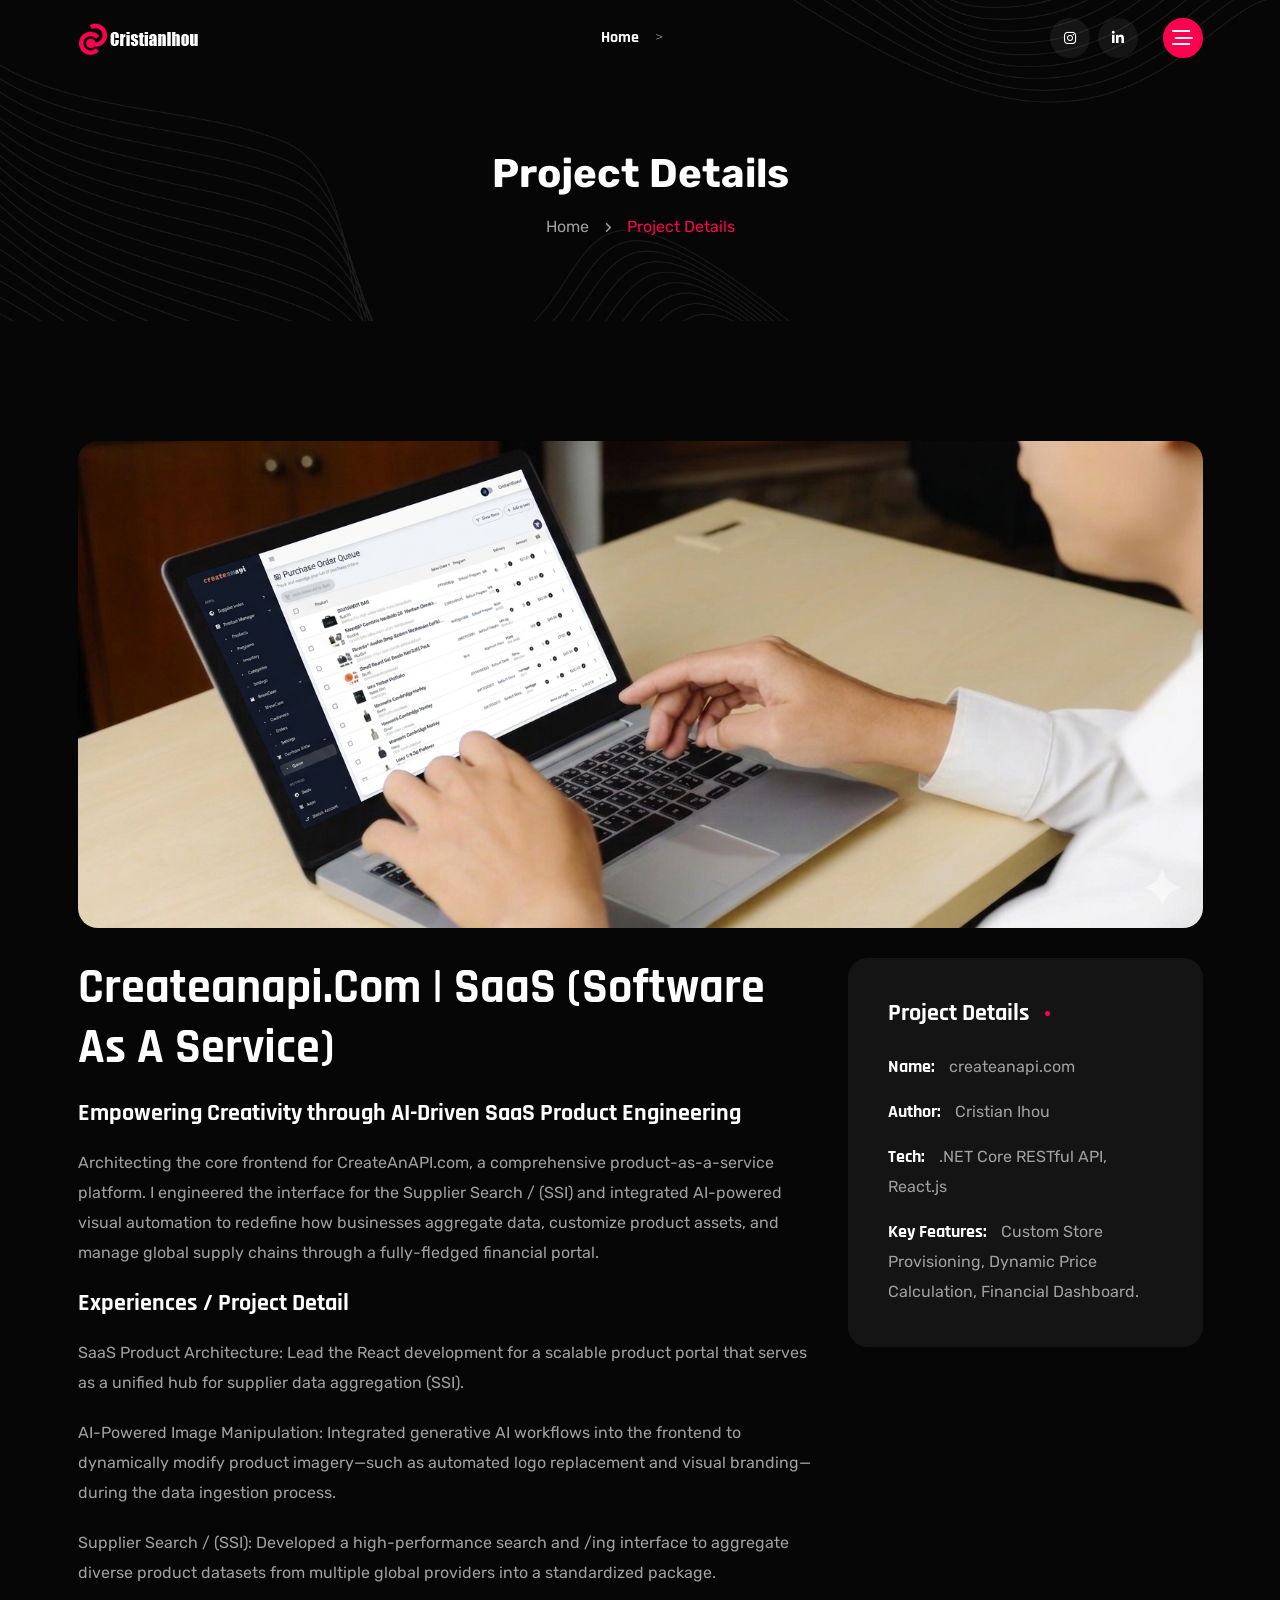
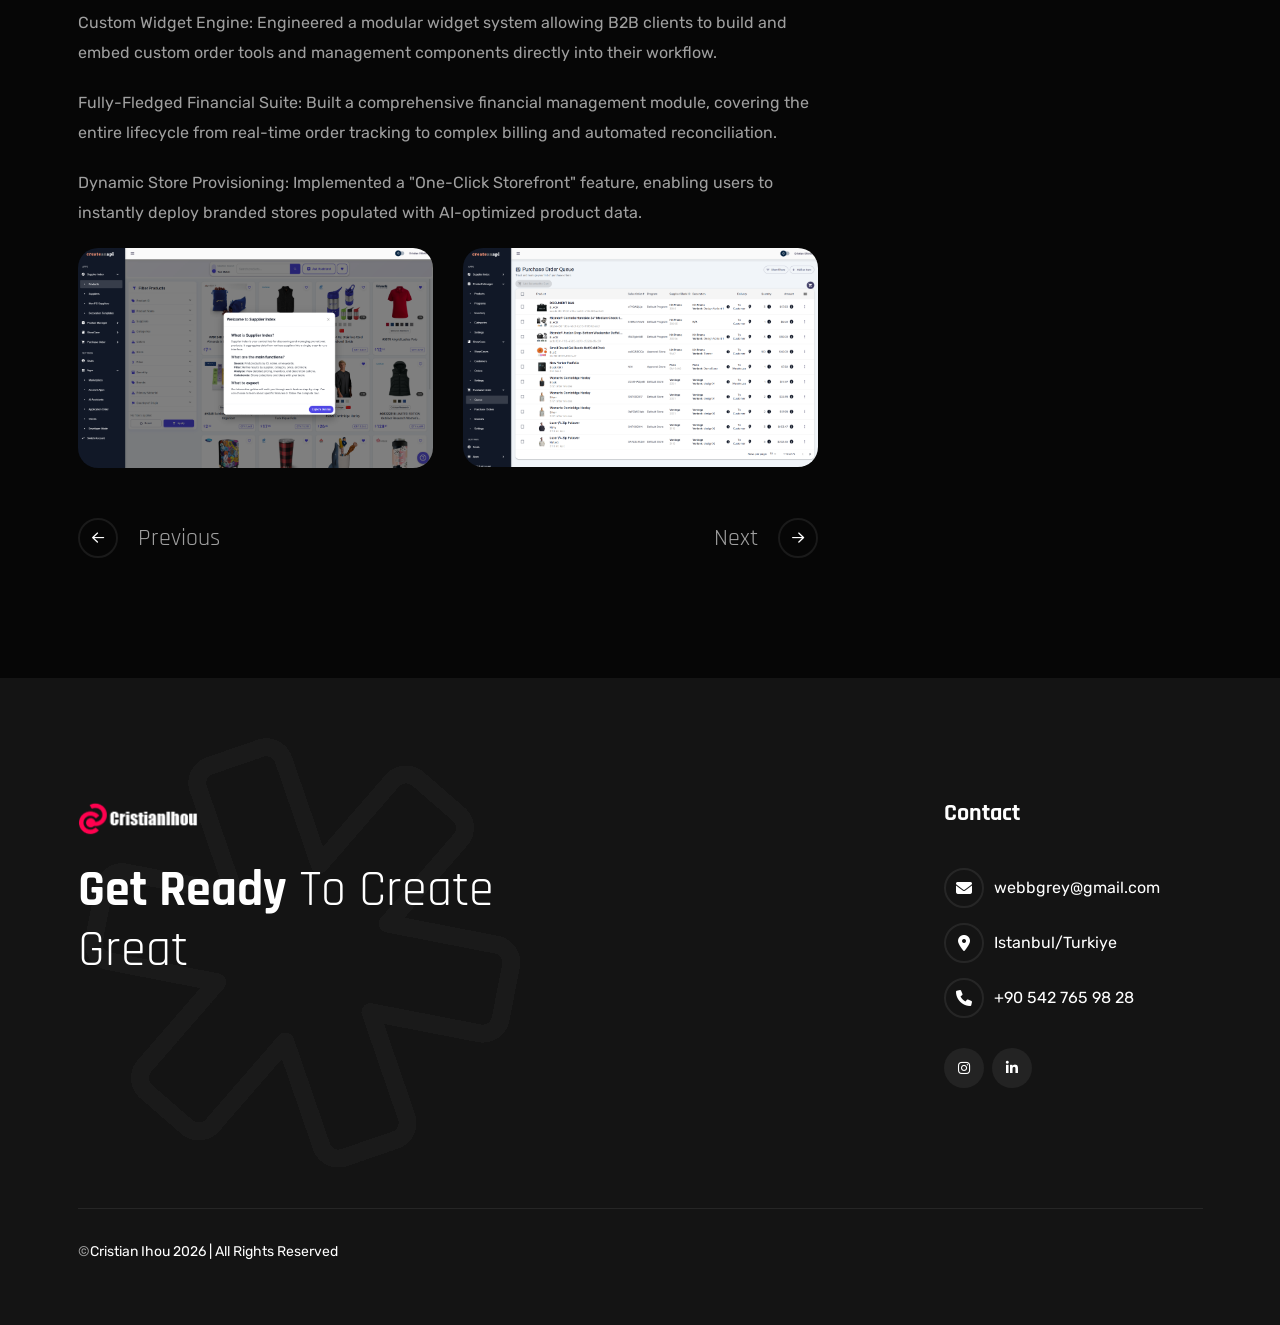
<file: project-details-3.html>
<!DOCTYPE html>
<html lang="en">

<head>
    <meta charset="UTF-8">
    <meta http-equiv="X-UA-Compatible" content="IE=edge">
    <meta name="viewport" content="width=device-width, initial-scale=1.0">
    <meta name="description"
        content="Cristian Ihou Portfolio">
    <link rel="shortcut icon" type="image/x-icon" href="assets/images/favicon.svg">
    <title>Cristian Ihou CV Portfolio</title>
    <!-- Bootstrap min css -->
    <link rel="stylesheet" href="assets/css/vendor/fontawesome.css">
    <link rel="stylesheet" href="assets/css/plugins/swiper.css">
    <link rel="stylesheet" href="assets/css/plugins/odometer.css">
    <link rel="stylesheet" href="assets/css/vendor/animate.min.css">
    <link rel="stylesheet" href="assets/css/vendor/bootstrap.min.css">
    <!-- custom css -->
    <link rel="stylesheet" href="assets/css/style.css">
</head>

<body>

    <!-- tpm-header-area start -->
    <header class="tmp-header-area-start header-one header--sticky header--transparent">
        <div class="container">
            <div class="row">
                <div class="col-lg-12">
                    <div class="header-content">
                        <div class="logo">
                            <a href="/">
                                <img class="logo-dark" src="assets/images/logo/white-logo-reeni.png"
                                    alt="Cristian Ihou">
                                <img class="logo-white" src="assets/images/logo/logo-white.png"
                                    alt="Cristian Ihou">
                            </a>
                        </div>
                        <nav class="tmp-mainmenu-nav d-none d-xl-block">
                            <ul class="tmp-mainmenu">
                                <li>
                                    <a href="/">Home
                                    </a>
                                </li>>
                            </ul>

                        </nav>
                        <div class="tmp-header-right">
                            <div class="social-share-wrapper d-none d-md-block">
                                <div class="social-link">
                                    <a href="#"><i class="fa-brands fa-instagram"></i></a>
                                    <a href="https://www.linkedin.com/in/ihoucristian/"><i class="fa-brands fa-linkedin-in"></i></a>
                                </div>
                            </div>
                            <div class="actions-area">
                                <div class="tmp-side-collups-area d-none d-xl-block">
                                    <button class="tmp-menu-bars tmp_button_active"><i
                                            class="fa-regular fa-bars-staggered"></i></button>
                                </div>
                                <div class="tmp-side-collups-area d-block d-xl-none">
                                    <button class="tmp-menu-bars humberger_menu_active"><i
                                            class="fa-regular fa-bars-staggered"></i></button>
                                </div>
                            </div>
                        </div>
                    </div>
                </div>
            </div>
        </div>
    </header>
    <!-- tpm-header-area end -->

    <div class="d-none d-xl-block">
        <div class="tmp-sidebar-area tmp_side_bar">
            <div class="inner">
                <div class="top-area">
                    <a href="/" class="logo">
                        <img class="logo-dark" src="assets/images/logo/white-logo-reeni.png"
                            alt="Cristian Ihou">
                        <img class="logo-white" src="assets/images/logo/logo-white.png"
                            alt="Cristian Ihou">
                    </a>
                    <div class="close-icon-area">
                        <button class="tmp-round-action-btn close_side_menu_active">
                            <i class="fa-sharp fa-light fa-xmark"></i>
                        </button>
                    </div>
                </div>
                <div class="content-wrapper">
                    <div class="image-area-feature">
                        <a href="/">
                            <img src="assets/images/logo/man.png" alt="personal-logo">
                        </a>
                    </div>
                    <h5 class="title mt--30">Developer delivering exceptional Webflow, and ReactJS solutions.</h5>
                    <p class="disc">I am a skilled freelancer specializing in Webflow development, and
                        ReactJS projects. I deliver creative, dynamic, and user-centric web solutions.
                    </p>
                    <div class="short-contact-area">
                        <!-- single contact information -->
                        <div class="single-contact">
                            <i class="fa-solid fa-phone"></i>
                            <div class="information tmp-link-animation">
                                <span>Call Now</span>
                                <a href="#" class="number">+90 542 765 98 28</a>
                            </div>
                        </div>
                        <!-- single contact information end -->

                        <!-- single contact information -->
                        <div class="single-contact">
                            <i class="fa-solid fa-envelope"></i>
                            <div class="information tmp-link-animation">
                                <span>Mail Me</span>
                                <a href="#" class="number">webbgrey@gmail.com</a>
                            </div>
                        </div>
                        <!-- single contact information end -->

                        <!-- single contact information -->
                        <div class="single-contact">
                            <i class="fa-solid fa-location-crosshairs"></i>
                            <div class="information tmp-link-animation">
                                <span>My Address</span>
                                <span class="number">Istanbul/Turkiye</span>
                            </div>
                        </div>
                        <!-- single contact information end -->
                    </div>
                    <!-- social area start -->
                    <div class="social-wrapper mt--20">
                        <span class="subtitle">find with me</span>
                        <div class="social-link">
                            <a href="#"><i class="fa-brands fa-instagram"></i></a>
                            <a href="#"><i class="fa-brands fa-linkedin-in"></i></a>
                        </div>
                    </div>
                    <!-- social area end -->
                </div>
            </div>
        </div>
        <a class="overlay_close_side_menu close_side_menu_active" href="javascript:void(0);"></a>
    </div>

    <div class="d-block d-xl-none">
        <div class="tmp-popup-mobile-menu">
            <div class="inner">
                <div class="header-top">
                    <div class="logo">
                        <a href="/" class="logo-area">
                            <img class="logo-dark" src="assets/images/logo/white-logo-reeni.png"
                                alt="Cristian Ihou">
                            <img class="logo-white" src="assets/images/logo/logo-white.png"
                                alt="Cristian Ihou">
                        </a>

                    </div>
                    <div class="close-menu">
                        <button class="close-button tmp-round-action-btn">
                            <i class="fa-sharp fa-light fa-xmark"></i>
                        </button>
                    </div>
                </div>
                <ul class="tmp-mainmenu">
                    <li>
                        <a href="/">Home
                        </a>
                    </li>
                    <li>
                        <a href="contact">Contact</a>
                    </li>
                </ul>


                <div class="social-wrapper mt--40">
                    <span class="subtitle">find with me</span>
                    <div class="social-link">
                        <a href="#"><i class="fa-brands fa-instagram"></i></a>
                        <a href="#"><i class="fa-brands fa-linkedin-in"></i></a>

                    </div>
                </div>
                <!-- social area end -->



            </div>
        </div>
    </div>

    <!-- Breadcrumb Area Start -->
    <div class="breadcrumb-area breadcrumb-bg">
        <div class="container">
            <div class="row">
                <div class="col-lg-12">
                    <div class="breadcrumb-inner text-center">
                        <h1 class="title split-collab">Project Details</h1>
                        <ul class="page-list">
                            <li class="tmp-breadcrumb-item"><a href="/">Home</a></li>
                            <li class="icon"><i class="fa-solid fa-angle-right"></i></li>
                            <li class="tmp-breadcrumb-item active">Project Details</li>
                        </ul>
                    </div>
                </div>
            </div>
        </div>
    </div>
    <!-- Breadcrumb Area End -->


    <div class="project-details-area-wrapper tmp-section-gap">
        <div class="container">
            <div class="row">
                <div class="col-lg-12">
                    <div class="project-details-thumnail-wrap">
                        <img src="assets/images/projects-details/thumnail-img-3.png" alt="thumbnail">
                    </div>
                </div>
                <div class="col-lg-8">
                    <div class="project-details-content-wrap">
                        <h2 class="title">Createanapi.com | SaaS (Software as a Service)</h2>
                        <h2 class="mini-title">Empowering Creativity through
AI-Driven SaaS Product Engineering</h2>
                        <p class="docs">
Architecting the core frontend for CreateAnAPI.com, a comprehensive product-as-a-service platform. I engineered the interface for the Supplier Search / (SSI) and integrated AI-powered visual automation to redefine how businesses aggregate data, customize product assets, and manage global supply chains through a fully-fledged financial portal.</p>
                            <h2 class="mini-title">Experiences / Project Detail</h2>
                            <p class="docs">SaaS Product Architecture: Lead the React development for a scalable product portal that serves as a unified hub for supplier data aggregation (SSI).</p>
                        <!-- <div class="check-box-wrap">
                            <ul>
                                <li>
                                    <h4 class="check-box-item"><span><i
                                                class="fa-solid fa-circle-check"></i></span>Ui/visual Design</h4>
                                </li>
                                <li>
                                    <h4 class="check-box-item"><span><i
                                                class="fa-solid fa-circle-check"></i></span>App Development</h4>
                                </li>
                                <li>
                                    <h4 class="check-box-item"><span><i
                                                class="fa-solid fa-circle-check"></i></span>Software Developer</h4>
                                </li>
                            </ul>
                        </div> -->
                        <p class="docs">AI-Powered Image Manipulation: Integrated generative AI workflows into the frontend to dynamically modify product imagery—such as automated logo replacement and visual branding—during the data ingestion process.</p>

<p class="docs">Supplier Search / (SSI): Developed a high-performance search and /ing interface to aggregate diverse product datasets from multiple global providers into a standardized package.</p>

<p class="docs">Custom Widget Engine: Engineered a modular widget system allowing B2B clients to build and embed custom order tools and management components directly into their workflow.</p>

<p class="docs">Fully-Fledged Financial Suite: Built a comprehensive financial management module, covering the entire lifecycle from real-time order tracking to complex billing and automated reconciliation.</p>

<p class="docs">Dynamic Store Provisioning: Implemented a "One-Click Storefront" feature, enabling users to instantly deploy branded stores populated with AI-optimized product data.</p>
                        <div class="project-details-swiper-wrapper">
                            <div class="swiper project-details-swiper">
                                <div class="swiper-wrapper">
                                    <div class="swiper-slide">
                                        <div class="project-details-img">
                                            <img src="assets/images/projects-details/caa-2.png" alt="swiper-img">
                                        </div>
                                    </div>
                                    <div class="swiper-slide">
                                        <div class="project-details-img">
                                            <img src="assets/images/projects-details/caa-3.png" alt="swiper-img">
                                        </div>
                                    </div>
                                    <div class="swiper-slide">
                                        <div class="project-details-img">
                                            <img src="assets/images/projects-details/caa-4.png" alt="swiper-img">
                                        </div>
                                    </div>
                                    <div class="swiper-slide">
                                        <div class="project-details-img">
                                            <img src="assets/images/projects-details/caa-5.png" alt="swiper-img">
                                        </div>
                                    </div>
                                    <div class="swiper-slide">
                                        <div class="project-details-img">
                                            <img src="assets/images/projects-details/caa-6.png" alt="swiper-img">
                                        </div>
                                    </div>
                                    <div class="swiper-slide">
                                        <div class="project-details-img">
                                            <img src="assets/images/projects-details/caa-7.png" alt="swiper-img">
                                        </div>
                                    </div>
                                    <div class="swiper-slide">
                                        <div class="project-details-img">
                                            <img src="assets/images/projects-details/caa-8.png" alt="swiper-img">
                                        </div>
                                    </div>
                                    <div class="swiper-slide">
                                        <div class="project-details-img">
                                            <img src="assets/images/projects-details/caa-9.png" alt="swiper-img">
                                        </div>
                                    </div>
                                </div>
                            </div>
                            <div class="project-details-swiper-btn">
                                <div class="project-swiper-button-prev"><span><i
                                            class="fa-solid fa-arrow-left"></i></span>Previous</div>
                                <div class="project-swiper-button-next">Next <span><i
                                            class="fa-solid fa-arrow-right"></i></span></div>
                            </div>
                        </div>
                    </div>
                    <!-- Tpm Get In touch start -->
                    <!-- <section class="get-in-touch-area pt--80">
                        <div class="container p-0">
                            <div class="contact-get-in-touch-wrap">
                                <div class="get-in-touch-wrapper tmponhover">
                                    <div class="row g-5 align-items-center">
                                        <div class="col-lg-12">
                                            <div class="contact-inner">
                                                <div class="contact-form">
                                                    <form class="tmp-dynamic-form" id="contact-form" method="POST" action="mail.php">
                                                        <div class="contact-form-wrapper row">
                                                            <div class="col-lg-6">
                                                                <div class="form-group">
                                                                    <input class="input-field" name="contact-name" id="contact-name" placeholder="Your Name" type="text" required="">
                                                                </div>
                                                            </div>

                                                            <div class="col-lg-6">
                                                                <div class="form-group">
                                                                    <input class="input-field" name="contact-phone" id="contact-phone" placeholder="Phone Number" type="number" required="">
                                                                </div>
                                                            </div>

                                                            <div class="col-lg-6">
                                                                <div class="form-group">
                                                                    <input class="input-field" id="contact-email" name="contact-email" placeholder="Your Email" type="text">
                                                                </div>
                                                            </div>

                                                            <div class="col-lg-6">
                                                                <div class="form-group">
                                                                    <input class="input-field" type="text" id="subject" name="subject" placeholder="Subject">
                                                                </div>
                                                            </div>
                                                            <div class="col-lg-12">
                                                                <div class="form-group">
                                                                    <textarea class="input-field" placeholder="Your Message" name="contact-message" id="contact-message"></textarea>
                                                                </div>
                                                            </div>
                                                            <div class="col-lg-12">
                                                                <div class="tmp-button-here">
                                                                    <button class="tmp-btn hover-icon-reverse radius-round w-100" name="submit" type="submit" id="submit">
                                                                        <span class="icon-reverse-wrapper">
                                                    <span class="btn-text">Appointment Now</span>
                                                                        <span class="btn-icon"><i class="fa-sharp fa-regular fa-arrow-right"></i></span>
                                                                        <span class="btn-icon"><i class="fa-sharp fa-regular fa-arrow-right"></i></span>
                                                                        </span>
                                                                    </button>
                                                                </div>
                                                            </div>
                                                        </div>
                                                    </form>
                                                </div>
                                            </div>
                                        </div>
                                    </div>
                                </div>
                            </div>
                        </div>
                    </section> -->
                    <!-- Tpm Get In touch End -->
                </div>
                <div class="col-lg-4">
                    <div class="signle-side-bar project-details-area tmponhover">
                        <div class="header">
                            <h3 class="title">Project Details</h3>
                        </div>
                        <div class="body">
                            <div class="project-details-info">Name: <span>createanapi.com</span></div>
                            <div class="project-details-info">Author: <span>Cristian Ihou</span></div>
                            <div class="project-details-info">Tech: <span>.NET Core RESTful API, React.js</span></div>
                            <div class="project-details-info">Key Features: <span>Custom Store Provisioning, Dynamic Price Calculation, Financial Dashboard.</span></div>
                        </div>
                    </div>
                </div>
            </div>
        </div>
    </div>
    <!-- Start Footer Area  -->
    <footer class="footer-area footer-style-one-wrapper bg-color-footer bg_images tmp-section-gap">
        <div class="container">
            <div class="footer-main footer-style-one">
                <div class="row g-5">
                    <div class="col-lg-5 col-md-6">
                        <div class="single-footer-wrapper border-right mr--20">
                            <div class="logo">
                                <a href="/">
                                    <img src="assets/images/logo/white-logo-reeni.png"
                                        alt="Cristian Ihou">
                                </a>
                            </div>
                            <p class="description"><span>Get Ready</span> To Create Great</p>
                            <!-- <form action="#" class="newsletter-form-1 mt--40">
                                <input type="email" placeholder="Email Adress">
                                <span class="form-icon"><i class="fa-regular fa-envelope"></i></span>
                            </form> -->
                        </div>
                    </div>
                    <div class="col-lg-4 col-md-6">
                        <!-- <div class="single-footer-wrapper quick-link-wrap">
                            <h5 class="ft-title">Quick Link</h5>
                            <ul class="ft-link tmp-link-animation">
                                <li>
                                    <a href="about">About Me</a>
                                </li>
                                <li>
                                    <a href="service">Service</a>
                                </li>
                                <li>
                                    <a href="contact">Contact Me</a>
                                </li>
                                <li>
                                    <a href="blog">Blog Post</a>
                                </li>
                                <li>
                                    <a href="contact">Pricing</a>
                                </li>
                            </ul>
                        </div> -->
                    </div>
                    <div class="col-lg-3 col-md-6">
                        <div class="single-footer-wrapper contact-wrap">
                            <h5 class="ft-title">Contact </h5>
                            <ul class="ft-link tmp-link-animation">
                                <li><span class="ft-icon"><i class="fa-solid fa-envelope"></i></span><a
                                        href="#">webbgrey@gmail.com</a></li>
                                <li><span class="ft-icon"><i
                                            class="fa-solid fa-location-dot"></i></span>Istanbul/Turkiye</li>
                                <li><span class="ft-icon"><i class="fa-solid fa-phone"></i></span>+90 542
                                    765 98 28</li>
                            </ul>
                            <div class="social-link footer">
                                <a href="#"><i class="fa-brands fa-instagram"></i></a>
                                <a href="#"><i class="fa-brands fa-linkedin-in"></i></a>
                            </div>
                        </div>
                    </div>
                </div>
            </div>
        </div>
                <div class="footer-bg-img">
            <img src="assets/images/footer/footer-bg-img.png" alt="footer-img">
        </div>
    </footer>
    <div class="copyright-area-one">
        <div class="container">
            <div class="row">
                <div class="col-lg-12">
                    <div class="main-wrapper">
                        <p class="copy-right-para tmp-link-animation"> ©<a href="#" target="_blank">Cristian Ihou
                                <script>
                                    document.write(new Date().getFullYear())
                                </script> | All Rights Reserved
                        </p>
                        <!-- <ul class="tmp-link-animation">
                            <li><a href="#">Trams & Condition</a></li>
                            <li><a href="#">Privacy Policy</a></li>
                            <li><a href="contact">Contact Us</a></li>
                        </ul> -->
                    </div>
                </div>
            </div>
        </div>
    </div>
    <!-- End Footer Area  -->



    <!-- ready chatting option via email -->
    <!-- ready chatting option via email end -->
    <!-- progress area start -->
    <div class="scrollToTop" style="display: block;">
        <div class="arrowUp">
            <i class="fa-light fa-arrow-up"></i>
        </div>
        <div class="water" style="transform: translate(0px, 87%);">
            <svg viewBox="0 0 560 20" class="water_wave water_wave_back">
                <use xlink:href="#wave"></use>
            </svg>
            <svg viewBox="0 0 560 20" class="water_wave water_wave_front">
                <use xlink:href="#wave"></use>
            </svg>
            <svg version="1.1" xmlns="http://www.w3.org/2000/svg" xmlns:xlink="http://www.w3.org/1999/xlink" viewBox="0 0 560 20" style="display: none;">
                <symbol id="wave">
                    <path d="M420,20c21.5-0.4,38.8-2.5,51.1-4.5c13.4-2.2,26.5-5.2,27.3-5.4C514,6.5,518,4.7,528.5,2.7c7.1-1.3,17.9-2.8,31.5-2.7c0,0,0,0,0,0v20H420z" fill="#"></path>
                    <path d="M420,20c-21.5-0.4-38.8-2.5-51.1-4.5c-13.4-2.2-26.5-5.2-27.3-5.4C326,6.5,322,4.7,311.5,2.7C304.3,1.4,293.6-0.1,280,0c0,0,0,0,0,0v20H420z" fill="#"></path>
                    <path d="M140,20c21.5-0.4,38.8-2.5,51.1-4.5c13.4-2.2,26.5-5.2,27.3-5.4C234,6.5,238,4.7,248.5,2.7c7.1-1.3,17.9-2.8,31.5-2.7c0,0,0,0,0,0v20H140z" fill="#"></path>
                    <path d="M140,20c-21.5-0.4-38.8-2.5-51.1-4.5c-13.4-2.2-26.5-5.2-27.3-5.4C46,6.5,42,4.7,31.5,2.7C24.3,1.4,13.6-0.1,0,0c0,0,0,0,0,0l0,20H140z" fill="#"></path>
                </symbol>
            </svg>

        </div>
    </div>
    <!-- progress area end -->
    <!-- <div class="tmp-right-demo">
    <button class="demo-button">
        <p class="mb--0">48</p>
        <span class="text">Demos</span>
    </button>
</div> -->

<div id="imageModal" class="img-modal">
    <span class="close">&times;</span>
    <img class="modal-content" id="modalImg">
</div>



    <script src="assets/js/vendor/jquery.js"></script>
    <script src="assets/js/vendor/jquery-ui.min.js"></script>
    <script src="assets/js/vendor/waypoints.min.js"></script>

    <script src="assets/js/plugins/odometer.js"></script>
    <script src="assets/js/vendor/appear.js"></script>


    <script src="assets/js/vendor/jquery-one-page-nav.js"></script>
    <script src="assets/js/plugins/swiper.js"></script>

    <script src="assets/js/plugins/gsap.js"></script>
    <script src="assets/js/plugins/splittext.js"></script>
    <script src="assets/js/plugins/scrolltigger.js"></script>
    <script src="assets/js/plugins/scrolltoplugins.js"></script>
    <script src="assets/js/plugins/smoothscroll.js"></script>
    <!-- bootstrap Js-->
    <script src="assets/js/vendor/bootstrap.min.js"></script>
    <script src="assets/js/vendor/waw.js"></script>
    <script src="assets/js/plugins/isotop.js"></script>
    <script src="assets/js/plugins/animation.js"></script>
    <script src="assets/js/plugins/contact.form.js"></script>
    <script src="assets/js/vendor/backtop.js"></script>
    <script src="assets/js/plugins/text-type.js"></script>
    <!-- custom Js -->
    <script src="assets/js/main.js"></script>


</body>

</html>
</file>
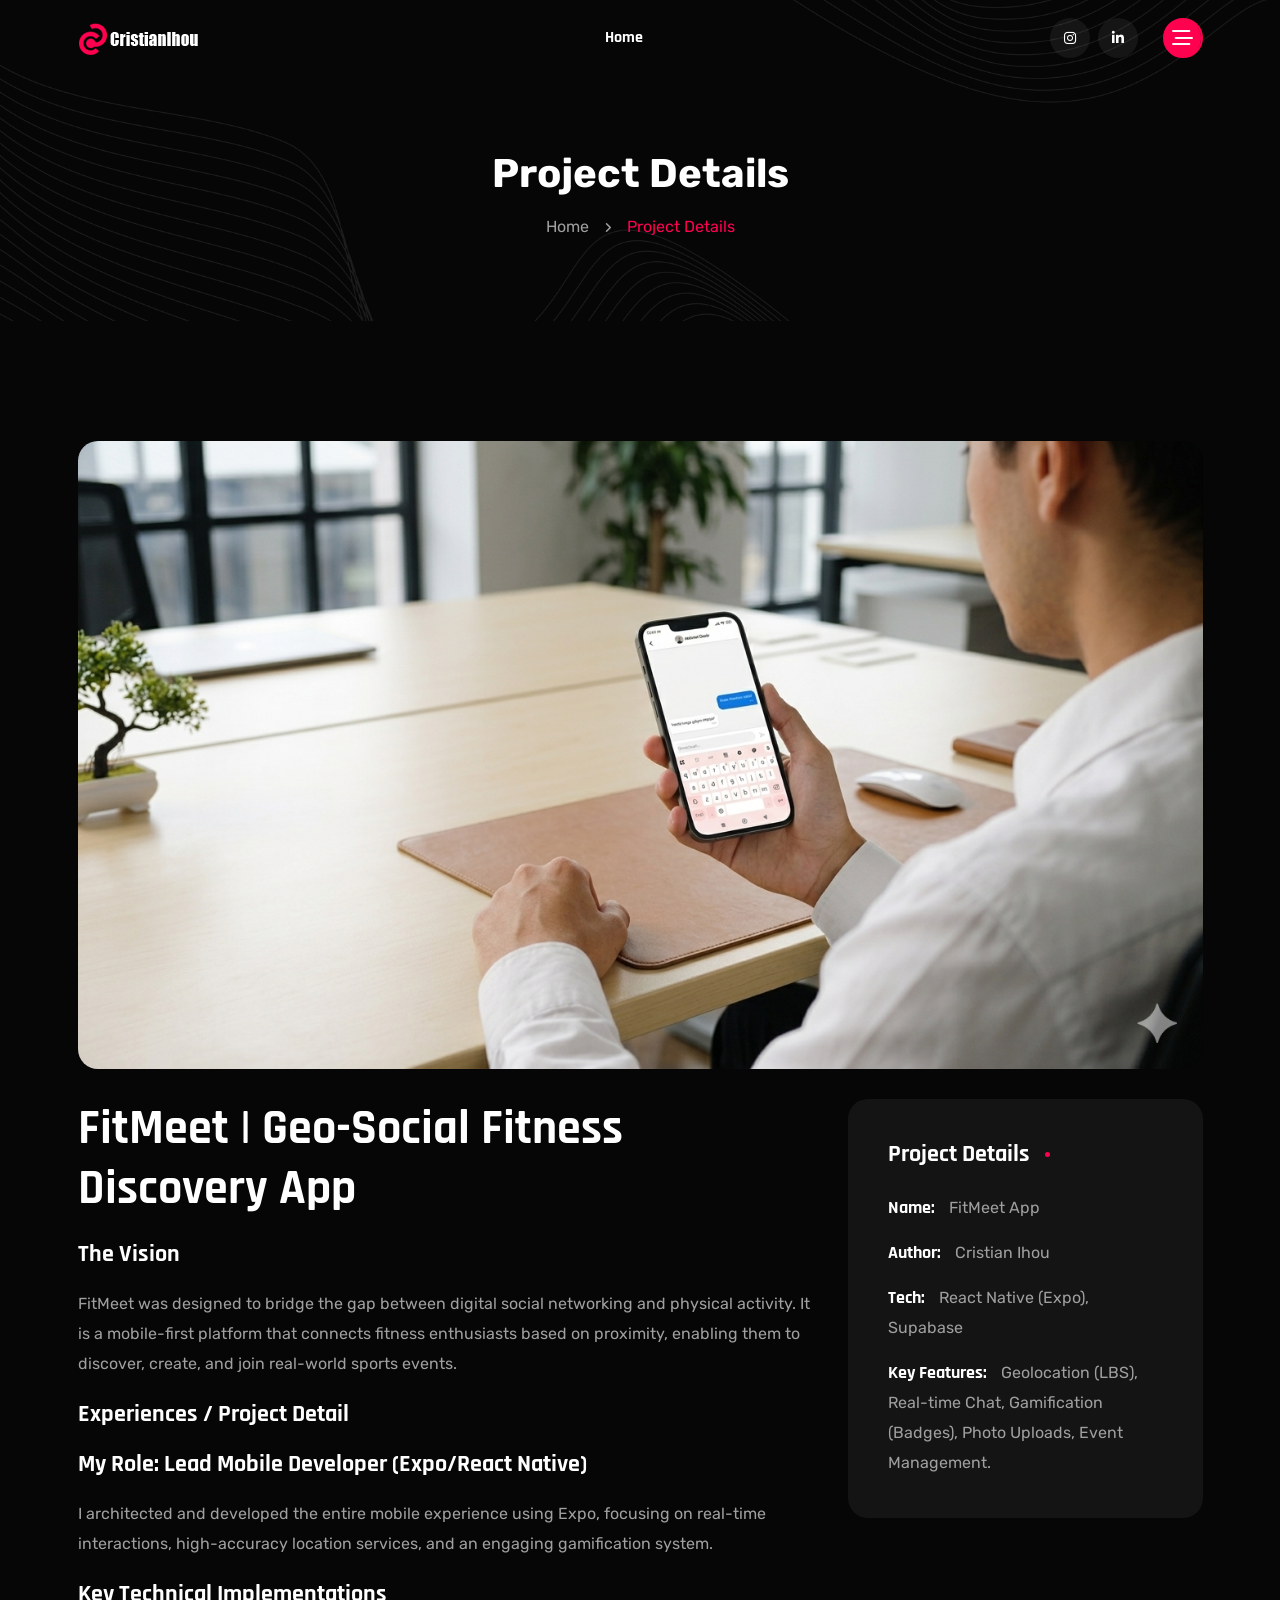
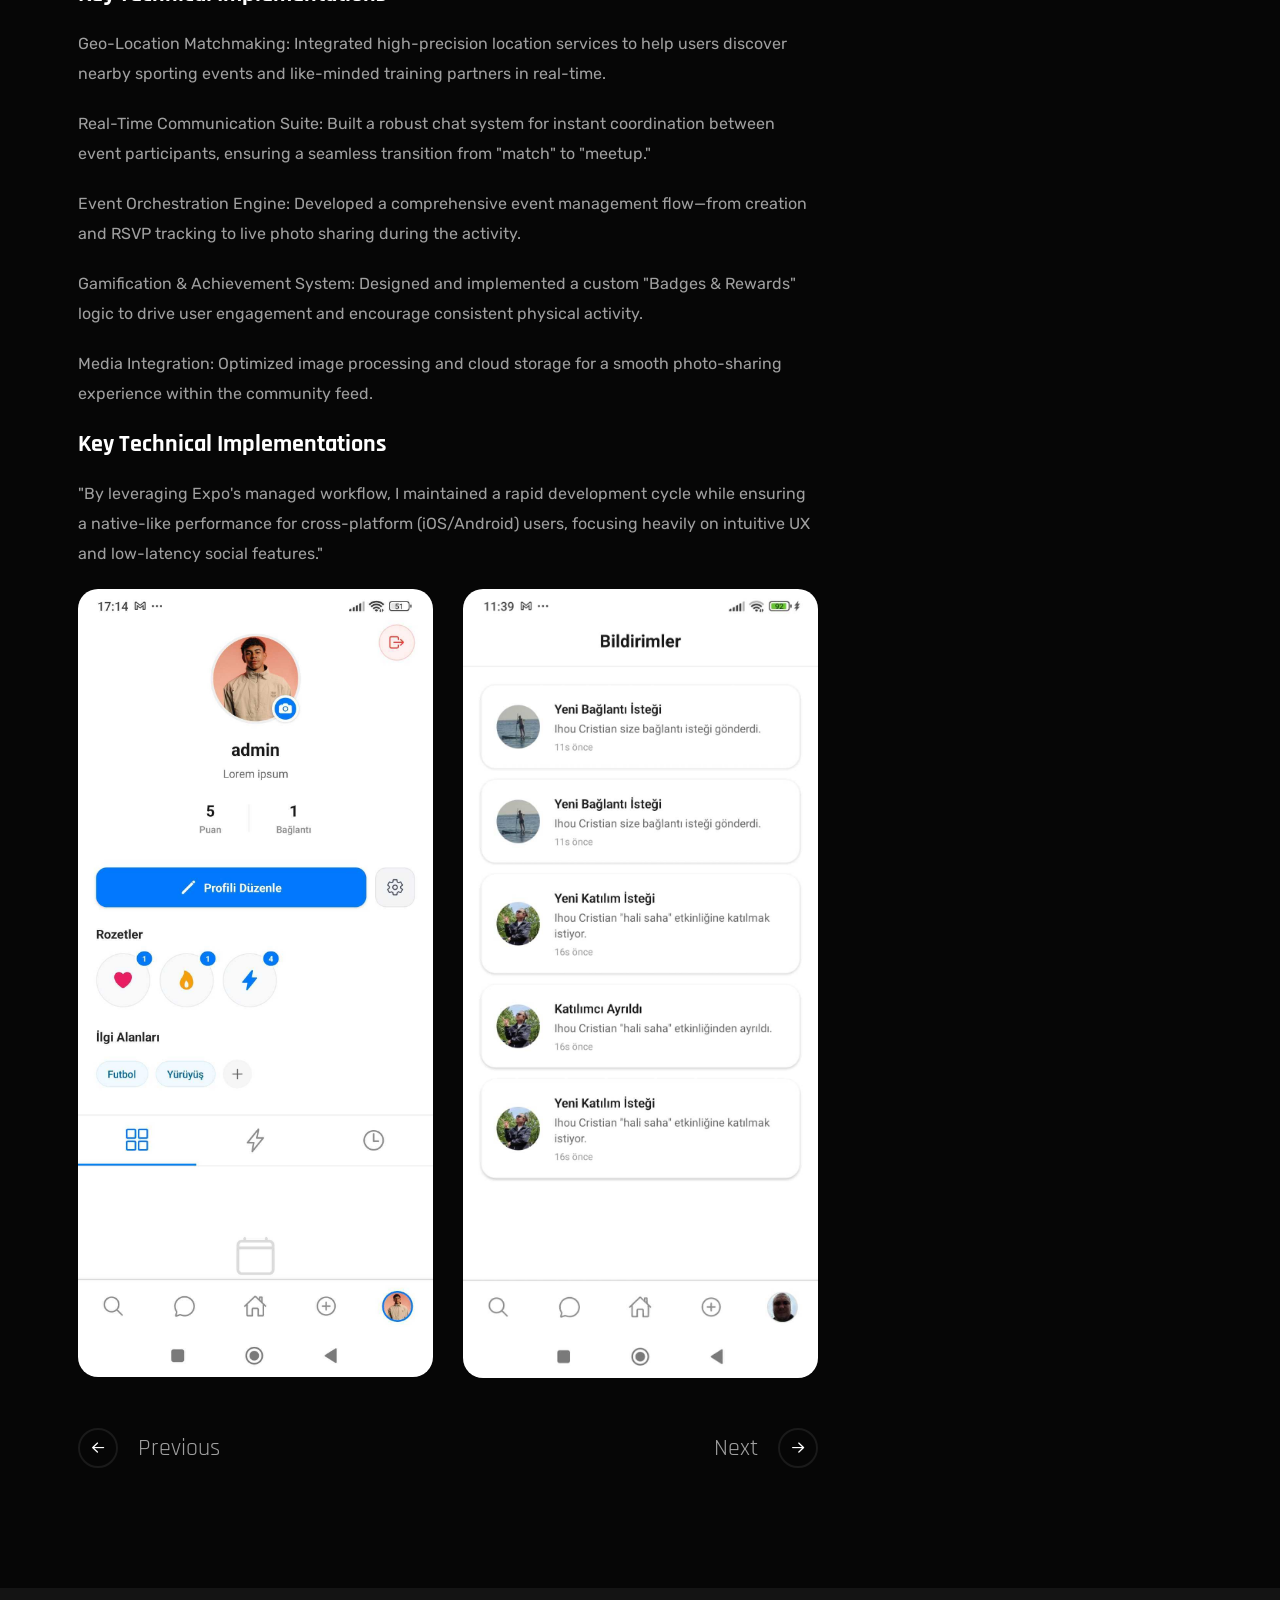
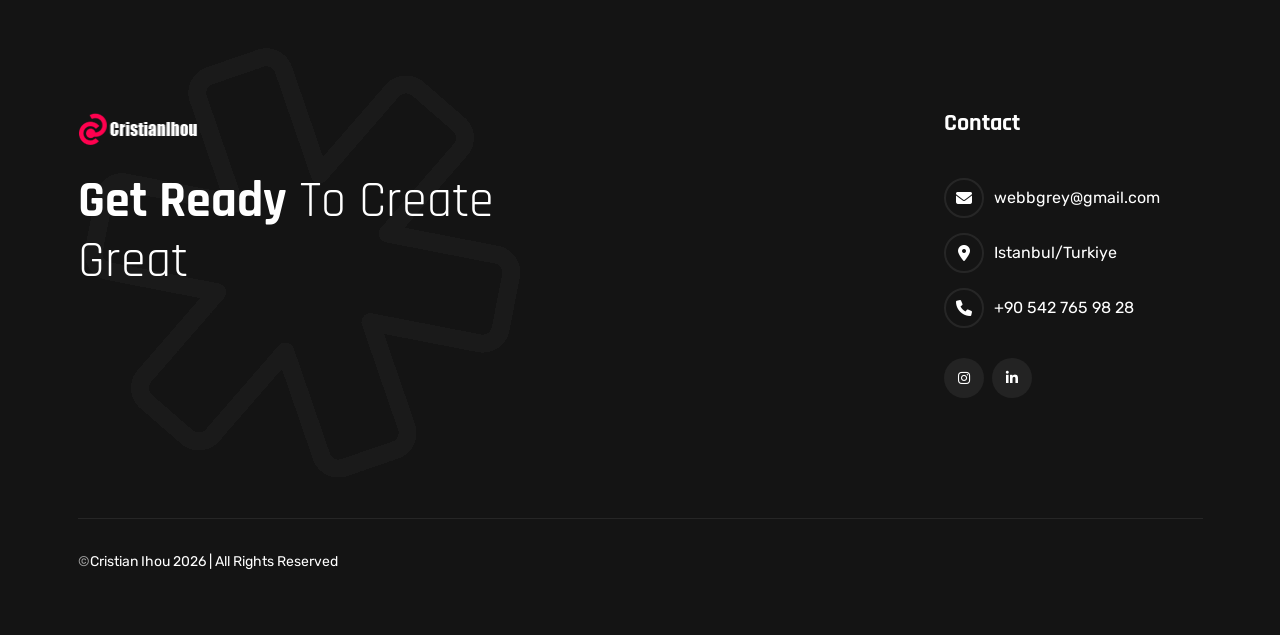
<file: project-details-4.html>
<!DOCTYPE html>
<html lang="en">

<head>
    <meta charset="UTF-8">
    <meta http-equiv="X-UA-Compatible" content="IE=edge">
    <meta name="viewport" content="width=device-width, initial-scale=1.0">
    <meta name="description"
        content="Cristian Ihou Portfolio">
    <link rel="shortcut icon" type="image/x-icon" href="assets/images/favicon.svg">
    <title>Cristian Ihou CV Portfolio</title>
    <!-- Bootstrap min css -->
    <link rel="stylesheet" href="assets/css/vendor/fontawesome.css">
    <link rel="stylesheet" href="assets/css/plugins/swiper.css">
    <link rel="stylesheet" href="assets/css/plugins/odometer.css">
    <link rel="stylesheet" href="assets/css/vendor/animate.min.css">
    <link rel="stylesheet" href="assets/css/vendor/bootstrap.min.css">
    <!-- custom css -->
    <link rel="stylesheet" href="assets/css/style.css">
</head>

<body>

    <!-- tpm-header-area start -->
    <header class="tmp-header-area-start header-one header--sticky header--transparent">
        <div class="container">
            <div class="row">
                <div class="col-lg-12">
                    <div class="header-content">
                        <div class="logo">
                            <a href="/">
                                <img class="logo-dark" src="assets/images/logo/white-logo-reeni.png"
                                    alt="Cristian Ihou">
                                <img class="logo-white" src="assets/images/logo/logo-white.png"
                                    alt="Cristian Ihou">
                            </a>
                        </div>
                        <nav class="tmp-mainmenu-nav d-none d-xl-block">
                            <ul class="tmp-mainmenu">
                                <li>
                                    <a href="/">Home
                                    </a>
                                </li>
                            </ul>

                        </nav>
                        <div class="tmp-header-right">
                            <div class="social-share-wrapper d-none d-md-block">
                                <div class="social-link">
                                    <a href="#"><i class="fa-brands fa-instagram"></i></a>
                                    <a href="https://www.linkedin.com/in/ihoucristian/"><i class="fa-brands fa-linkedin-in"></i></a>
                                </div>
                            </div>
                            <div class="actions-area">
                                <div class="tmp-side-collups-area d-none d-xl-block">
                                    <button class="tmp-menu-bars tmp_button_active"><i
                                            class="fa-regular fa-bars-staggered"></i></button>
                                </div>
                                <div class="tmp-side-collups-area d-block d-xl-none">
                                    <button class="tmp-menu-bars humberger_menu_active"><i
                                            class="fa-regular fa-bars-staggered"></i></button>
                                </div>
                            </div>
                        </div>
                    </div>
                </div>
            </div>
        </div>
    </header>
    <!-- tpm-header-area end -->

    <div class="d-none d-xl-block">
        <div class="tmp-sidebar-area tmp_side_bar">
            <div class="inner">
                <div class="top-area">
                    <a href="/" class="logo">
                        <img class="logo-dark" src="assets/images/logo/white-logo-reeni.png"
                            alt="Cristian Ihou">
                        <img class="logo-white" src="assets/images/logo/logo-white.png"
                            alt="Cristian Ihou">
                    </a>
                    <div class="close-icon-area">
                        <button class="tmp-round-action-btn close_side_menu_active">
                            <i class="fa-sharp fa-light fa-xmark"></i>
                        </button>
                    </div>
                </div>
                <div class="content-wrapper">
                    <div class="image-area-feature">
                        <a href="/">
                            <img src="assets/images/logo/man.png" alt="personal-logo">
                        </a>
                    </div>
                    <h5 class="title mt--30">Developer delivering exceptional Webflow, and ReactJS solutions.</h5>
                    <p class="disc">I am a skilled freelancer specializing in Webflow development, and
                        ReactJS projects. I deliver creative, dynamic, and user-centric web solutions.
                    </p>
                    <div class="short-contact-area">
                        <!-- single contact information -->
                        <div class="single-contact">
                            <i class="fa-solid fa-phone"></i>
                            <div class="information tmp-link-animation">
                                <span>Call Now</span>
                                <a href="#" class="number">+90 542 765 98 28</a>
                            </div>
                        </div>
                        <!-- single contact information end -->

                        <!-- single contact information -->
                        <div class="single-contact">
                            <i class="fa-solid fa-envelope"></i>
                            <div class="information tmp-link-animation">
                                <span>Mail Me</span>
                                <a href="#" class="number">webbgrey@gmail.com</a>
                            </div>
                        </div>
                        <!-- single contact information end -->

                        <!-- single contact information -->
                        <div class="single-contact">
                            <i class="fa-solid fa-location-crosshairs"></i>
                            <div class="information tmp-link-animation">
                                <span>My Address</span>
                                <span class="number">Istanbul/Turkiye</span>
                            </div>
                        </div>
                        <!-- single contact information end -->
                    </div>
                    <!-- social area start -->
                    <div class="social-wrapper mt--20">
                        <span class="subtitle">find with me</span>
                        <div class="social-link">
                            <a href="#"><i class="fa-brands fa-instagram"></i></a>
                            <a href="https://www.linkedin.com/in/ihoucristian/"><i class="fa-brands fa-linkedin-in"></i></a>
                        </div>
                    </div>
                    <!-- social area end -->
                </div>
            </div>
        </div>
        <a class="overlay_close_side_menu close_side_menu_active" href="javascript:void(0);"></a>
    </div>

    <div class="d-block d-xl-none">
        <div class="tmp-popup-mobile-menu">
            <div class="inner">
                <div class="header-top">
                    <div class="logo">
                        <a href="/" class="logo-area">
                            <img class="logo-dark" src="assets/images/logo/white-logo-reeni.png"
                                alt="Cristian Ihou">
                            <img class="logo-white" src="assets/images/logo/logo-white.png"
                                alt="Cristian Ihou">
                        </a>

                    </div>
                    <div class="close-menu">
                        <button class="close-button tmp-round-action-btn">
                            <i class="fa-sharp fa-light fa-xmark"></i>
                        </button>
                    </div>
                </div>
                <ul class="tmp-mainmenu">
                    <li>
                        <a href="/">Home
                        </a>
                    </li>
                    <li>
                        <a href="contact">Contact</a>
                    </li>
                </ul>


                <div class="social-wrapper mt--40">
                    <span class="subtitle">find with me</span>
                    <div class="social-link">
                        <a href="#"><i class="fa-brands fa-instagram"></i></a>
                        <a href="https://www.linkedin.com/in/ihoucristian/"><i class="fa-brands fa-linkedin-in"></i></a>

                    </div>
                </div>
                <!-- social area end -->



            </div>
        </div>
    </div>

    <!-- Breadcrumb Area Start -->
    <div class="breadcrumb-area breadcrumb-bg">
        <div class="container">
            <div class="row">
                <div class="col-lg-12">
                    <div class="breadcrumb-inner text-center">
                        <h1 class="title split-collab">Project Details</h1>
                        <ul class="page-list">
                            <li class="tmp-breadcrumb-item"><a href="/">Home</a></li>
                            <li class="icon"><i class="fa-solid fa-angle-right"></i></li>
                            <li class="tmp-breadcrumb-item active">Project Details</li>
                        </ul>
                    </div>
                </div>
            </div>
        </div>
    </div>
    <!-- Breadcrumb Area End -->


    <div class="project-details-area-wrapper tmp-section-gap">
        <div class="container">
            <div class="row">
                <div class="col-lg-12">
                    <div class="project-details-thumnail-wrap">
                        <img src="assets/images/projects-details/fit7.png" alt="thumbnail">
                    </div>
                </div>
                <div class="col-lg-8">
                    <div class="project-details-content-wrap">
                        <h2 class="title">FitMeet | Geo-Social Fitness Discovery App</h2>
                        <h2 class="mini-title">The Vision</h2>
                        <p class="docs">
FitMeet was designed to bridge the gap between digital social networking and physical activity. It is a mobile-first platform that connects fitness enthusiasts based on proximity, enabling them to discover, create, and join real-world sports events.                           <h2 class="mini-title">Experiences / Project Detail</h2>
<h2 class="mini-title">My Role: Lead Mobile Developer (Expo/React Native)</h2>                            
<p class="docs">I architected and developed the entire mobile experience using Expo, focusing on real-time interactions, high-accuracy location services, and an engaging gamification system.</p>
                        <!-- <div class="check-box-wrap">
                            <ul>
                                <li>
                                    <h4 class="check-box-item"><span><i
                                                class="fa-solid fa-circle-check"></i></span>Ui/visual Design</h4>
                                </li>
                                <li>
                                    <h4 class="check-box-item"><span><i
                                                class="fa-solid fa-circle-check"></i></span>App Development</h4>
                                </li>
                                <li>
                                    <h4 class="check-box-item"><span><i
                                                class="fa-solid fa-circle-check"></i></span>Software Developer</h4>
                                </li>
                            </ul>
                        </div> -->
                        <h2 class="mini-title">Key Technical Implementations</h2>       
                        <p class="docs">Geo-Location Matchmaking: Integrated high-precision location services to help users discover nearby sporting events and like-minded training partners in real-time.</p>

<p class="docs">Real-Time Communication Suite: Built a robust chat system for instant coordination between event participants, ensuring a seamless transition from "match" to "meetup."</p>

<p class="docs">Event Orchestration Engine: Developed a comprehensive event management flow—from creation and RSVP tracking to live photo sharing during the activity.</p>

<p class="docs">Gamification & Achievement System: Designed and implemented a custom "Badges & Rewards" logic to drive user engagement and encourage consistent physical activity.</p>

<p class="docs">Media Integration: Optimized image processing and cloud storage for a smooth photo-sharing experience within the community feed.</p>
<h2 class="mini-title">Key Technical Implementations</h2>
<p class="docs">"By leveraging Expo's managed workflow, I maintained a rapid development cycle while ensuring a native-like performance for cross-platform (iOS/Android) users, focusing heavily on intuitive UX and low-latency social features."</p>
                        <div class="project-details-swiper-wrapper">
                            <div class="swiper project-details-swiper">
                                <div class="swiper-wrapper">
                                    <div class="swiper-slide">
                                        <div class="project-details-img">
                                            <img src="assets/images/projects-details/fit-1.jpg" alt="swiper-img">
                                        </div>
                                    </div>
                                    <div class="swiper-slide">
                                        <div class="project-details-img">
                                            <img src="assets/images/projects-details/fit3.jpg" alt="swiper-img">
                                        </div>
                                    </div>
                                    <div class="swiper-slide">
                                        <div class="project-details-img">
                                            <img src="assets/images/projects-details/fit-4.jpeg" alt="swiper-img">
                                        </div>
                                    </div>
                                    <div class="swiper-slide">
                                        <div class="project-details-img">
                                            <img src="assets/images/projects-details/fit-5.jpeg" alt="swiper-img">
                                        </div>
                                    </div>
                                    <div class="swiper-slide">
                                        <div class="project-details-img">
                                            <img src="assets/images/projects-details/fit-6.jpeg" alt="swiper-img">
                                        </div>
                                    </div>
                                    <div class="swiper-slide">
                                        <div class="project-details-img">
                                            <img src="assets/images/projects-details/fit2.jpg" alt="swiper-img">
                                        </div>
                                    </div>

                                </div>
                            </div>
                            <div class="project-details-swiper-btn">
                                <div class="project-swiper-button-prev"><span><i
                                            class="fa-solid fa-arrow-left"></i></span>Previous</div>
                                <div class="project-swiper-button-next">Next <span><i
                                            class="fa-solid fa-arrow-right"></i></span></div>
                            </div>
                        </div>
                    </div>
                    <!-- Tpm Get In touch start -->
                    <!-- <section class="get-in-touch-area pt--80">
                        <div class="container p-0">
                            <div class="contact-get-in-touch-wrap">
                                <div class="get-in-touch-wrapper tmponhover">
                                    <div class="row g-5 align-items-center">
                                        <div class="col-lg-12">
                                            <div class="contact-inner">
                                                <div class="contact-form">
                                                    <form class="tmp-dynamic-form" id="contact-form" method="POST" action="mail.php">
                                                        <div class="contact-form-wrapper row">
                                                            <div class="col-lg-6">
                                                                <div class="form-group">
                                                                    <input class="input-field" name="contact-name" id="contact-name" placeholder="Your Name" type="text" required="">
                                                                </div>
                                                            </div>

                                                            <div class="col-lg-6">
                                                                <div class="form-group">
                                                                    <input class="input-field" name="contact-phone" id="contact-phone" placeholder="Phone Number" type="number" required="">
                                                                </div>
                                                            </div>

                                                            <div class="col-lg-6">
                                                                <div class="form-group">
                                                                    <input class="input-field" id="contact-email" name="contact-email" placeholder="Your Email" type="text">
                                                                </div>
                                                            </div>

                                                            <div class="col-lg-6">
                                                                <div class="form-group">
                                                                    <input class="input-field" type="text" id="subject" name="subject" placeholder="Subject">
                                                                </div>
                                                            </div>
                                                            <div class="col-lg-12">
                                                                <div class="form-group">
                                                                    <textarea class="input-field" placeholder="Your Message" name="contact-message" id="contact-message"></textarea>
                                                                </div>
                                                            </div>
                                                            <div class="col-lg-12">
                                                                <div class="tmp-button-here">
                                                                    <button class="tmp-btn hover-icon-reverse radius-round w-100" name="submit" type="submit" id="submit">
                                                                        <span class="icon-reverse-wrapper">
                                                    <span class="btn-text">Appointment Now</span>
                                                                        <span class="btn-icon"><i class="fa-sharp fa-regular fa-arrow-right"></i></span>
                                                                        <span class="btn-icon"><i class="fa-sharp fa-regular fa-arrow-right"></i></span>
                                                                        </span>
                                                                    </button>
                                                                </div>
                                                            </div>
                                                        </div>
                                                    </form>
                                                </div>
                                            </div>
                                        </div>
                                    </div>
                                </div>
                            </div>
                        </div>
                    </section> -->
                    <!-- Tpm Get In touch End -->
                </div>
                <div class="col-lg-4">
                    <div class="signle-side-bar project-details-area tmponhover">
                        <div class="header">
                            <h3 class="title">Project Details</h3>
                        </div>
                        <div class="body">
                            <div class="project-details-info">Name: <span>FitMeet App</span></div>
                            <div class="project-details-info">Author: <span>Cristian Ihou</span></div>
                            <div class="project-details-info">Tech: <span>React Native (Expo), Supabase</span></div>
                            <div class="project-details-info">Key Features: <span>Geolocation (LBS), Real-time Chat, Gamification (Badges), Photo Uploads, Event Management.</span></div>
                        </div>
                    </div>
                </div>
            </div>
        </div>
    </div>
    <!-- Start Footer Area  -->
    <footer class="footer-area footer-style-one-wrapper bg-color-footer bg_images tmp-section-gap">
        <div class="container">
            <div class="footer-main footer-style-one">
                <div class="row g-5">
                    <div class="col-lg-5 col-md-6">
                        <div class="single-footer-wrapper border-right mr--20">
                            <div class="logo">
                                <a href="/">
                                    <img src="assets/images/logo/white-logo-reeni.png"
                                        alt="Cristian Ihou">
                                </a>
                            </div>
                            <p class="description"><span>Get Ready</span> To Create Great</p>
                            <!-- <form action="#" class="newsletter-form-1 mt--40">
                                <input type="email" placeholder="Email Adress">
                                <span class="form-icon"><i class="fa-regular fa-envelope"></i></span>
                            </form> -->
                        </div>
                    </div>
                    <div class="col-lg-4 col-md-6">
                        <!-- <div class="single-footer-wrapper quick-link-wrap">
                            <h5 class="ft-title">Quick Link</h5>
                            <ul class="ft-link tmp-link-animation">
                                <li>
                                    <a href="about">About Me</a>
                                </li>
                                <li>
                                    <a href="service">Service</a>
                                </li>
                                <li>
                                    <a href="contact">Contact Me</a>
                                </li>
                                <li>
                                    <a href="blog">Blog Post</a>
                                </li>
                                <li>
                                    <a href="contact">Pricing</a>
                                </li>
                            </ul>
                        </div> -->
                    </div>
                    <div class="col-lg-3 col-md-6">
                        <div class="single-footer-wrapper contact-wrap">
                            <h5 class="ft-title">Contact </h5>
                            <ul class="ft-link tmp-link-animation">
                                <li><span class="ft-icon"><i class="fa-solid fa-envelope"></i></span><a
                                        href="#">webbgrey@gmail.com</a></li>
                                <li><span class="ft-icon"><i
                                            class="fa-solid fa-location-dot"></i></span>Istanbul/Turkiye</li>
                                <li><span class="ft-icon"><i class="fa-solid fa-phone"></i></span>+90 542
                                    765 98 28</li>
                            </ul>
                            <div class="social-link footer">
                                <a href="#"><i class="fa-brands fa-instagram"></i></a>
                                <a href="#"><i class="fa-brands fa-linkedin-in"></i></a>
                            </div>
                        </div>
                    </div>
                </div>
            </div>
        </div>
                <div class="footer-bg-img">
            <img src="assets/images/footer/footer-bg-img.png" alt="footer-img">
        </div>
    </footer>
    <div class="copyright-area-one">
        <div class="container">
            <div class="row">
                <div class="col-lg-12">
                    <div class="main-wrapper">
                        <p class="copy-right-para tmp-link-animation"> ©<a href="#" target="_blank">Cristian Ihou
                                <script>
                                    document.write(new Date().getFullYear())
                                </script> | All Rights Reserved
                        </p>
                        <!-- <ul class="tmp-link-animation">
                            <li><a href="#">Trams & Condition</a></li>
                            <li><a href="#">Privacy Policy</a></li>
                            <li><a href="contact">Contact Us</a></li>
                        </ul> -->
                    </div>
                </div>
            </div>
        </div>
    </div>
    <!-- End Footer Area  -->



    <!-- ready chatting option via email -->
    <!-- ready chatting option via email end -->
    <!-- progress area start -->
    <div class="scrollToTop" style="display: block;">
        <div class="arrowUp">
            <i class="fa-light fa-arrow-up"></i>
        </div>
        <div class="water" style="transform: translate(0px, 87%);">
            <svg viewBox="0 0 560 20" class="water_wave water_wave_back">
                <use xlink:href="#wave"></use>
            </svg>
            <svg viewBox="0 0 560 20" class="water_wave water_wave_front">
                <use xlink:href="#wave"></use>
            </svg>
            <svg version="1.1" xmlns="http://www.w3.org/2000/svg" xmlns:xlink="http://www.w3.org/1999/xlink" viewBox="0 0 560 20" style="display: none;">
                <symbol id="wave">
                    <path d="M420,20c21.5-0.4,38.8-2.5,51.1-4.5c13.4-2.2,26.5-5.2,27.3-5.4C514,6.5,518,4.7,528.5,2.7c7.1-1.3,17.9-2.8,31.5-2.7c0,0,0,0,0,0v20H420z" fill="#"></path>
                    <path d="M420,20c-21.5-0.4-38.8-2.5-51.1-4.5c-13.4-2.2-26.5-5.2-27.3-5.4C326,6.5,322,4.7,311.5,2.7C304.3,1.4,293.6-0.1,280,0c0,0,0,0,0,0v20H420z" fill="#"></path>
                    <path d="M140,20c21.5-0.4,38.8-2.5,51.1-4.5c13.4-2.2,26.5-5.2,27.3-5.4C234,6.5,238,4.7,248.5,2.7c7.1-1.3,17.9-2.8,31.5-2.7c0,0,0,0,0,0v20H140z" fill="#"></path>
                    <path d="M140,20c-21.5-0.4-38.8-2.5-51.1-4.5c-13.4-2.2-26.5-5.2-27.3-5.4C46,6.5,42,4.7,31.5,2.7C24.3,1.4,13.6-0.1,0,0c0,0,0,0,0,0l0,20H140z" fill="#"></path>
                </symbol>
            </svg>

        </div>
    </div>
    <!-- progress area end -->
    <!-- <div class="tmp-right-demo">
    <button class="demo-button">
        <p class="mb--0">48</p>
        <span class="text">Demos</span>
    </button>
</div> -->

<div id="imageModal" class="img-modal">
    <span class="close">&times;</span>
    <img class="modal-content" id="modalImg">
</div>



    <script src="assets/js/vendor/jquery.js"></script>
    <script src="assets/js/vendor/jquery-ui.min.js"></script>
    <script src="assets/js/vendor/waypoints.min.js"></script>

    <script src="assets/js/plugins/odometer.js"></script>
    <script src="assets/js/vendor/appear.js"></script>


    <script src="assets/js/vendor/jquery-one-page-nav.js"></script>
    <script src="assets/js/plugins/swiper.js"></script>

    <script src="assets/js/plugins/gsap.js"></script>
    <script src="assets/js/plugins/splittext.js"></script>
    <script src="assets/js/plugins/scrolltigger.js"></script>
    <script src="assets/js/plugins/scrolltoplugins.js"></script>
    <script src="assets/js/plugins/smoothscroll.js"></script>
    <!-- bootstrap Js-->
    <script src="assets/js/vendor/bootstrap.min.js"></script>
    <script src="assets/js/vendor/waw.js"></script>
    <script src="assets/js/plugins/isotop.js"></script>
    <script src="assets/js/plugins/animation.js"></script>
    <script src="assets/js/plugins/contact.form.js"></script>
    <script src="assets/js/vendor/backtop.js"></script>
    <script src="assets/js/plugins/text-type.js"></script>
    <!-- custom Js -->
    <script src="assets/js/main.js"></script>


</body>

</html>
</file>
<file: assets/css/plugins/odometer.css>
.odometer.odometer-auto-theme,.odometer.odometer-theme-default {
    display: inline-block;
    vertical-align: middle;
    position: relative
}

.odometer.odometer-auto-theme .odometer-digit,.odometer.odometer-theme-default .odometer-digit {
    display: inline-block;
    vertical-align: middle;
    position: relative
}

.odometer.odometer-auto-theme .odometer-digit .odometer-digit-spacer,.odometer.odometer-theme-default .odometer-digit .odometer-digit-spacer {
    display: inline-block;
    vertical-align: middle;
    visibility: hidden
}

.odometer.odometer-auto-theme .odometer-digit .odometer-digit-inner,.odometer.odometer-theme-default .odometer-digit .odometer-digit-inner {
    text-align: left;
    display: block;
    position: absolute;
    top: 0;
    left: 0;
    right: 0;
    bottom: 0;
    overflow: hidden
}

.odometer.odometer-auto-theme .odometer-digit .odometer-ribbon,.odometer.odometer-theme-default .odometer-digit .odometer-ribbon {
    display: block
}

.odometer.odometer-auto-theme .odometer-digit .odometer-ribbon-inner,.odometer.odometer-theme-default .odometer-digit .odometer-ribbon-inner {
    display: block;
    -webkit-backface-visibility: hidden
}

.odometer.odometer-auto-theme .odometer-digit .odometer-value,.odometer.odometer-theme-default .odometer-digit .odometer-value {
    display: block;
    -webkit-transform: translateZ(0)
}

.odometer.odometer-auto-theme .odometer-digit .odometer-value.odometer-last-value,.odometer.odometer-theme-default .odometer-digit .odometer-value.odometer-last-value {
    position: absolute
}

.odometer.odometer-auto-theme.odometer-animating-up .odometer-ribbon-inner,.odometer.odometer-theme-default.odometer-animating-up .odometer-ribbon-inner {
    -webkit-transition: -webkit-transform 2s;
    transition: -webkit-transform 2s;
    transition: transform 2s;
    transition: transform 2s, -webkit-transform 2s
}

.odometer.odometer-auto-theme.odometer-animating-up.odometer-animating .odometer-ribbon-inner,.odometer.odometer-theme-default.odometer-animating-up.odometer-animating .odometer-ribbon-inner {
    -webkit-transform: translateY(-100%);
    -ms-transform: translateY(-100%);
    transform: translateY(-100%)
}

.odometer.odometer-auto-theme.odometer-animating-down .odometer-ribbon-inner,.odometer.odometer-theme-default.odometer-animating-down .odometer-ribbon-inner {
    -webkit-transform: translateY(-100%);
    -ms-transform: translateY(-100%);
    transform: translateY(-100%)
}

.odometer.odometer-auto-theme.odometer-animating-down.odometer-animating .odometer-ribbon-inner,.odometer.odometer-theme-default.odometer-animating-down.odometer-animating .odometer-ribbon-inner {
    -webkit-transition: -webkit-transform 2s;
    transition: -webkit-transform 2s;
    transition: transform 2s;
    transition: transform 2s, -webkit-transform 2s;
    -webkit-transform: translateY(0);
    -ms-transform: translateY(0);
    transform: translateY(0)
}

.odometer.odometer-auto-theme,.odometer.odometer-theme-default {
    font-family: "Helvetica Neue",sans-serif;
    line-height: 1.1em
}

.odometer.odometer-auto-theme .odometer-value,.odometer.odometer-theme-default .odometer-value {
    text-align: center
}
</file>
